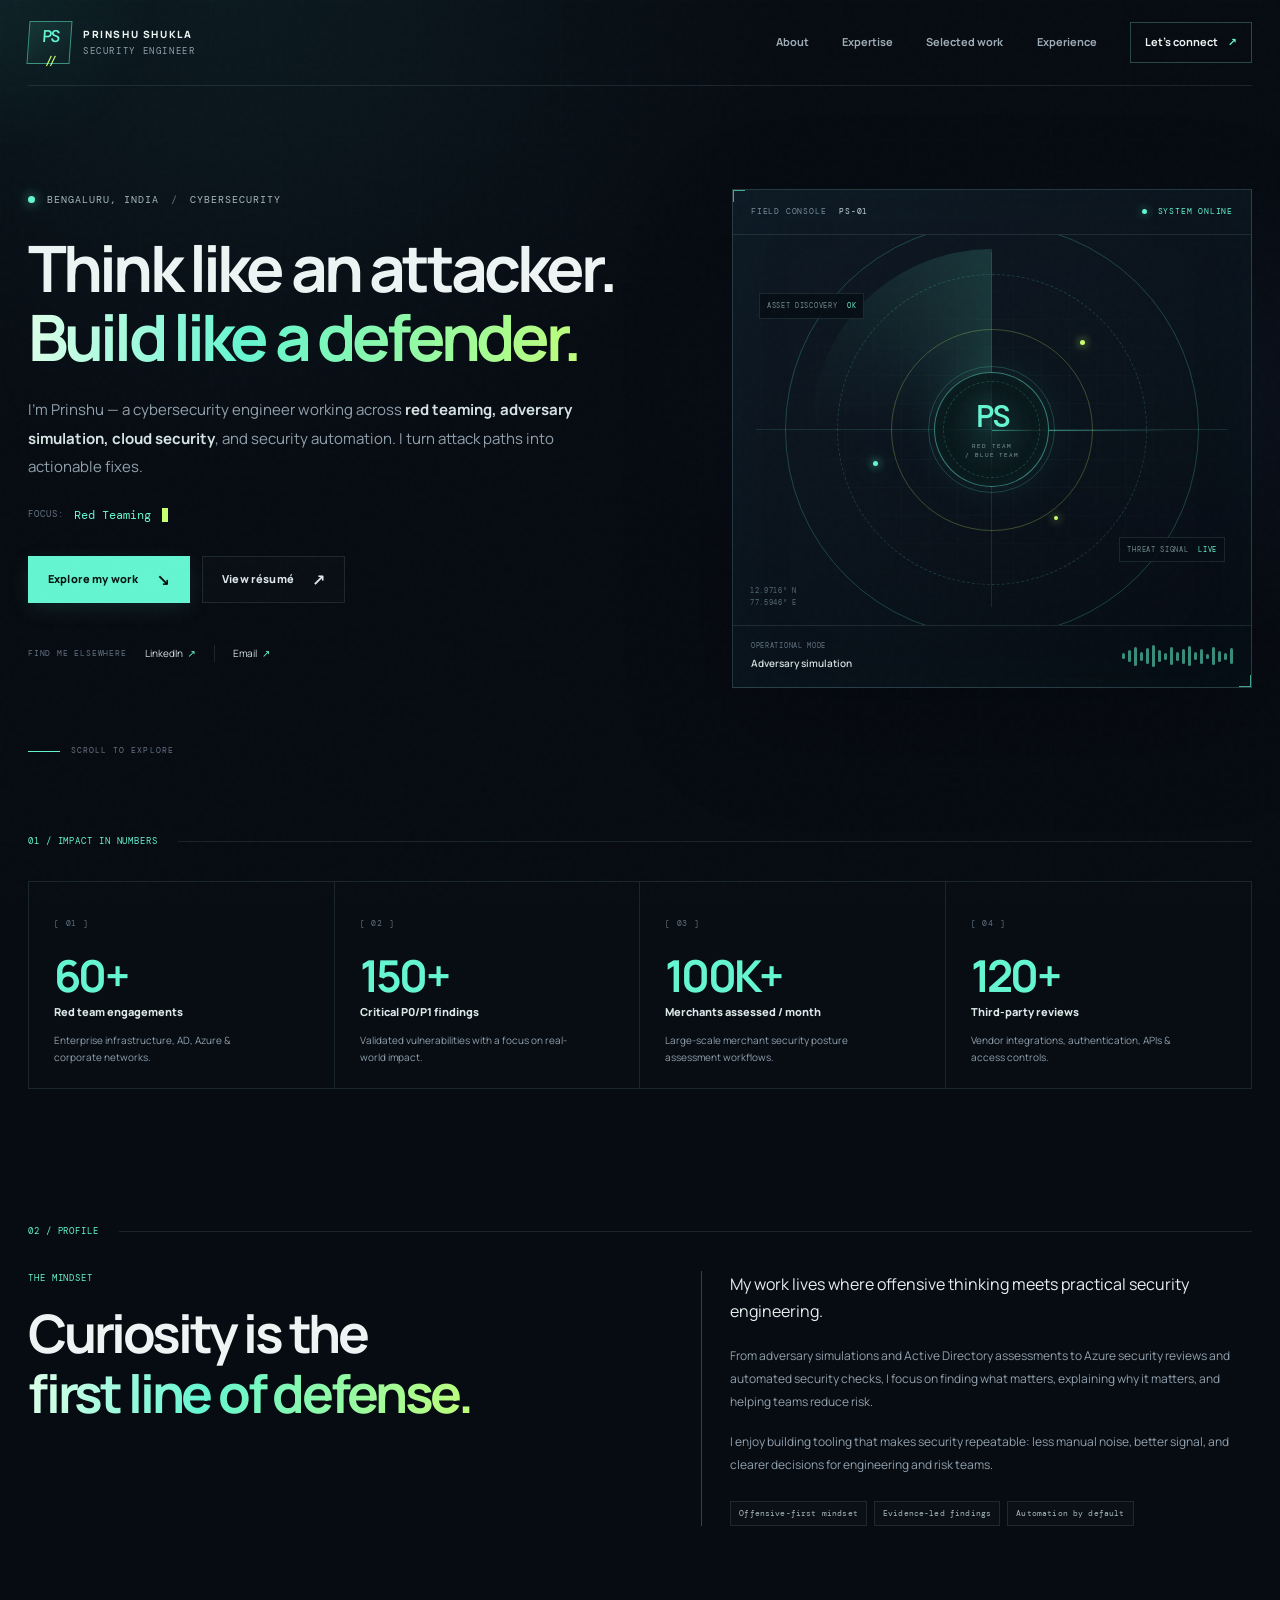
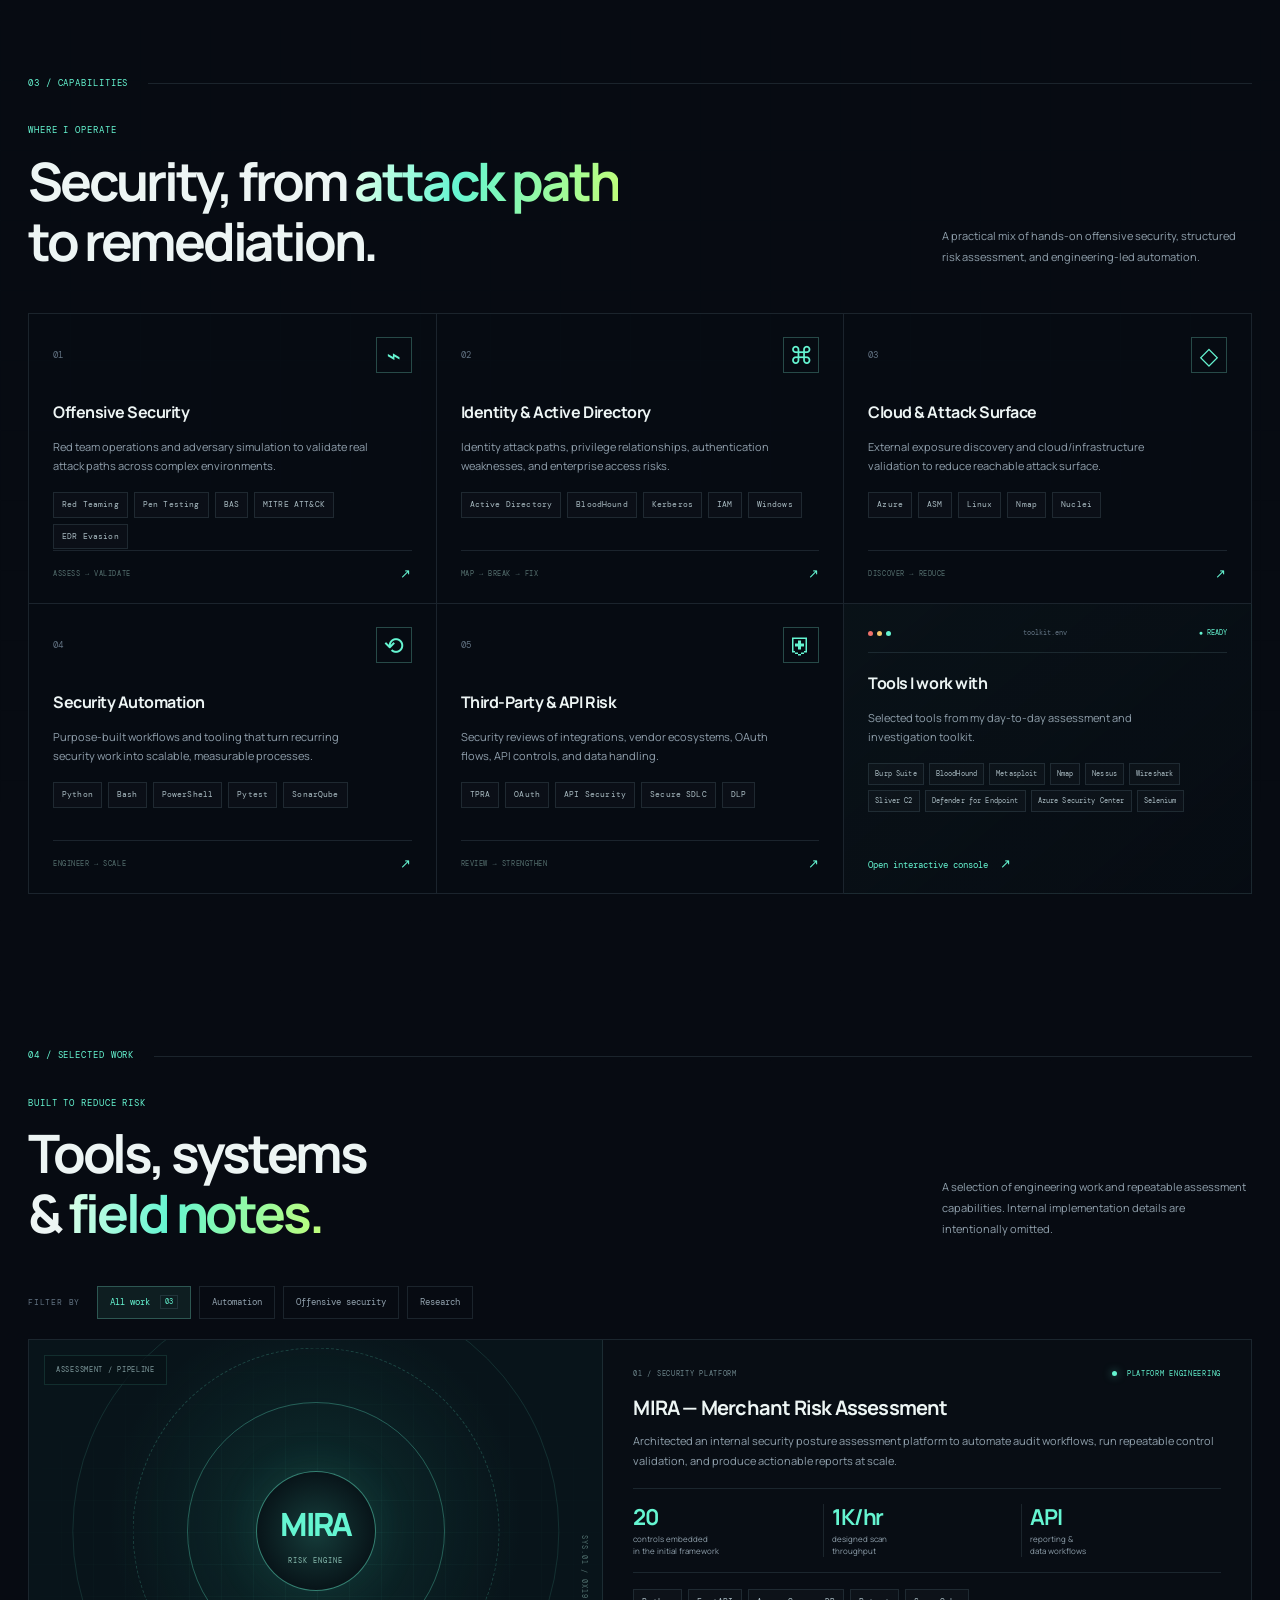
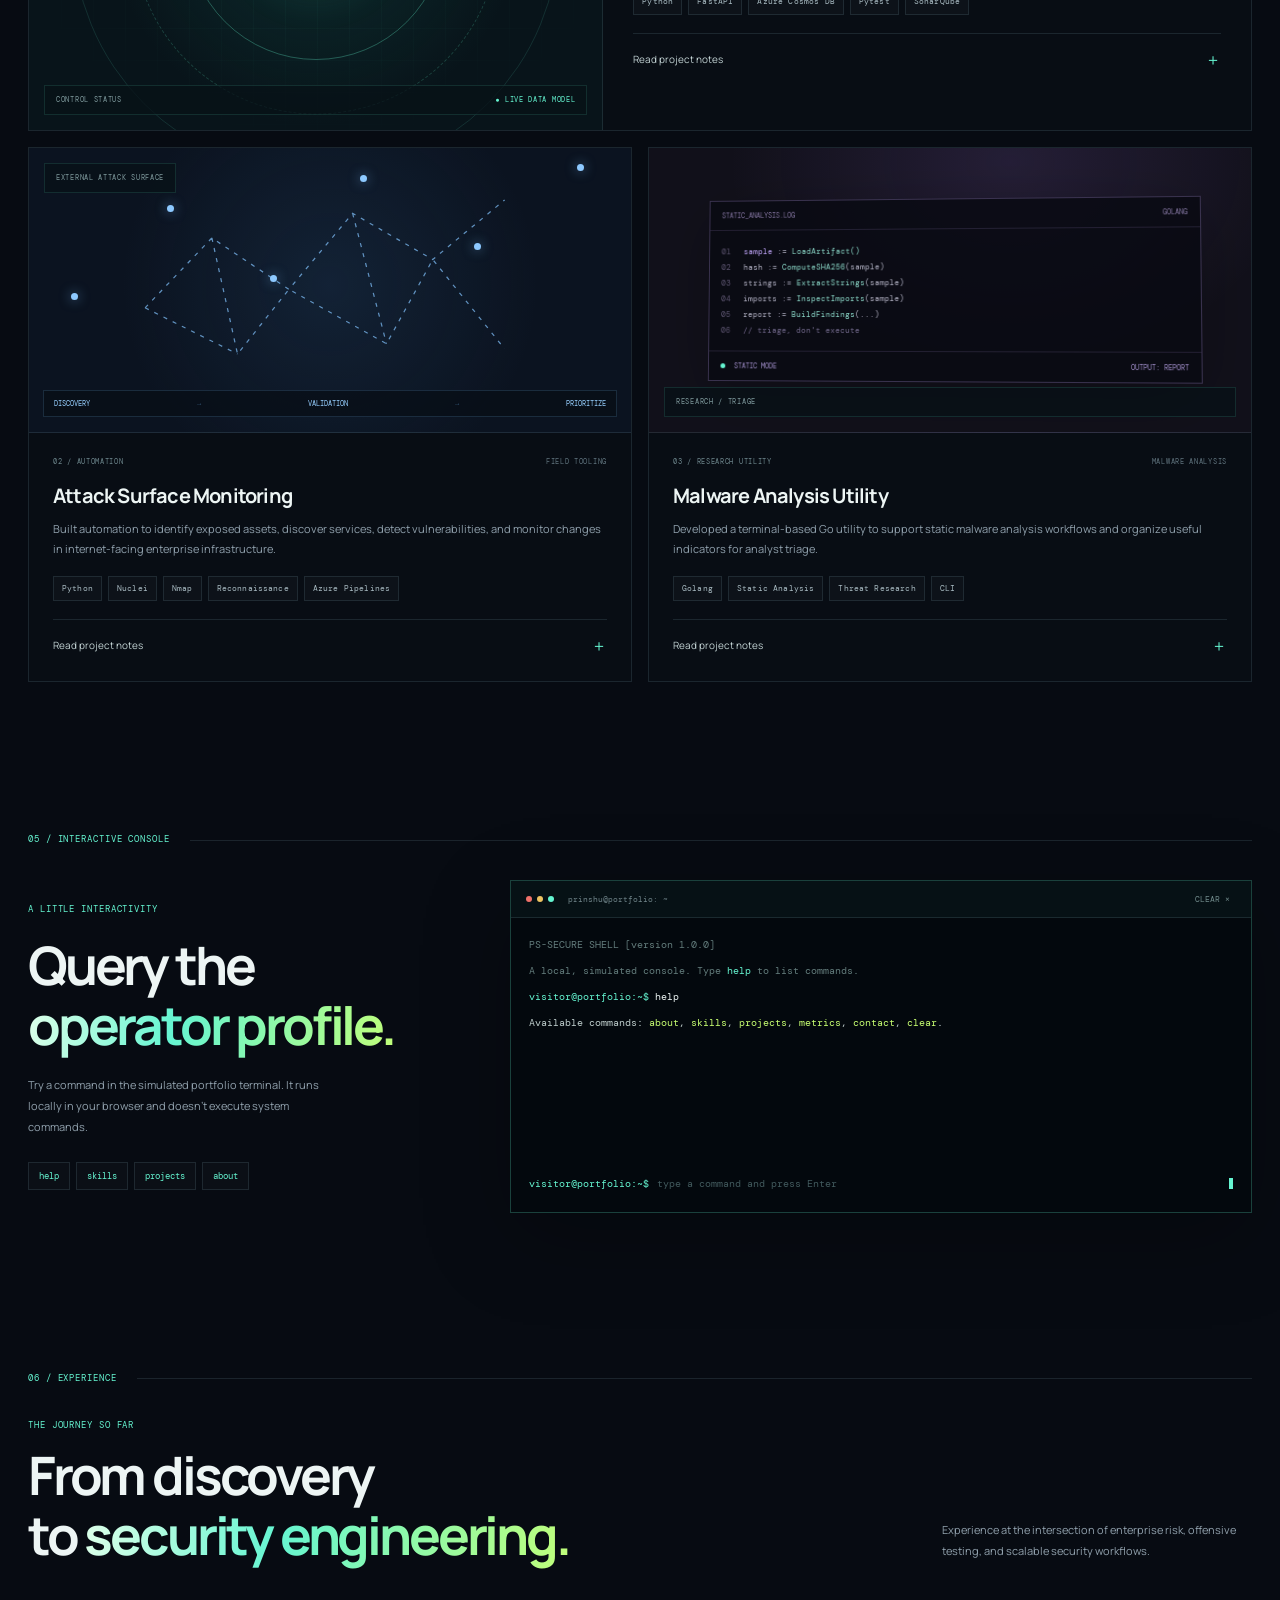
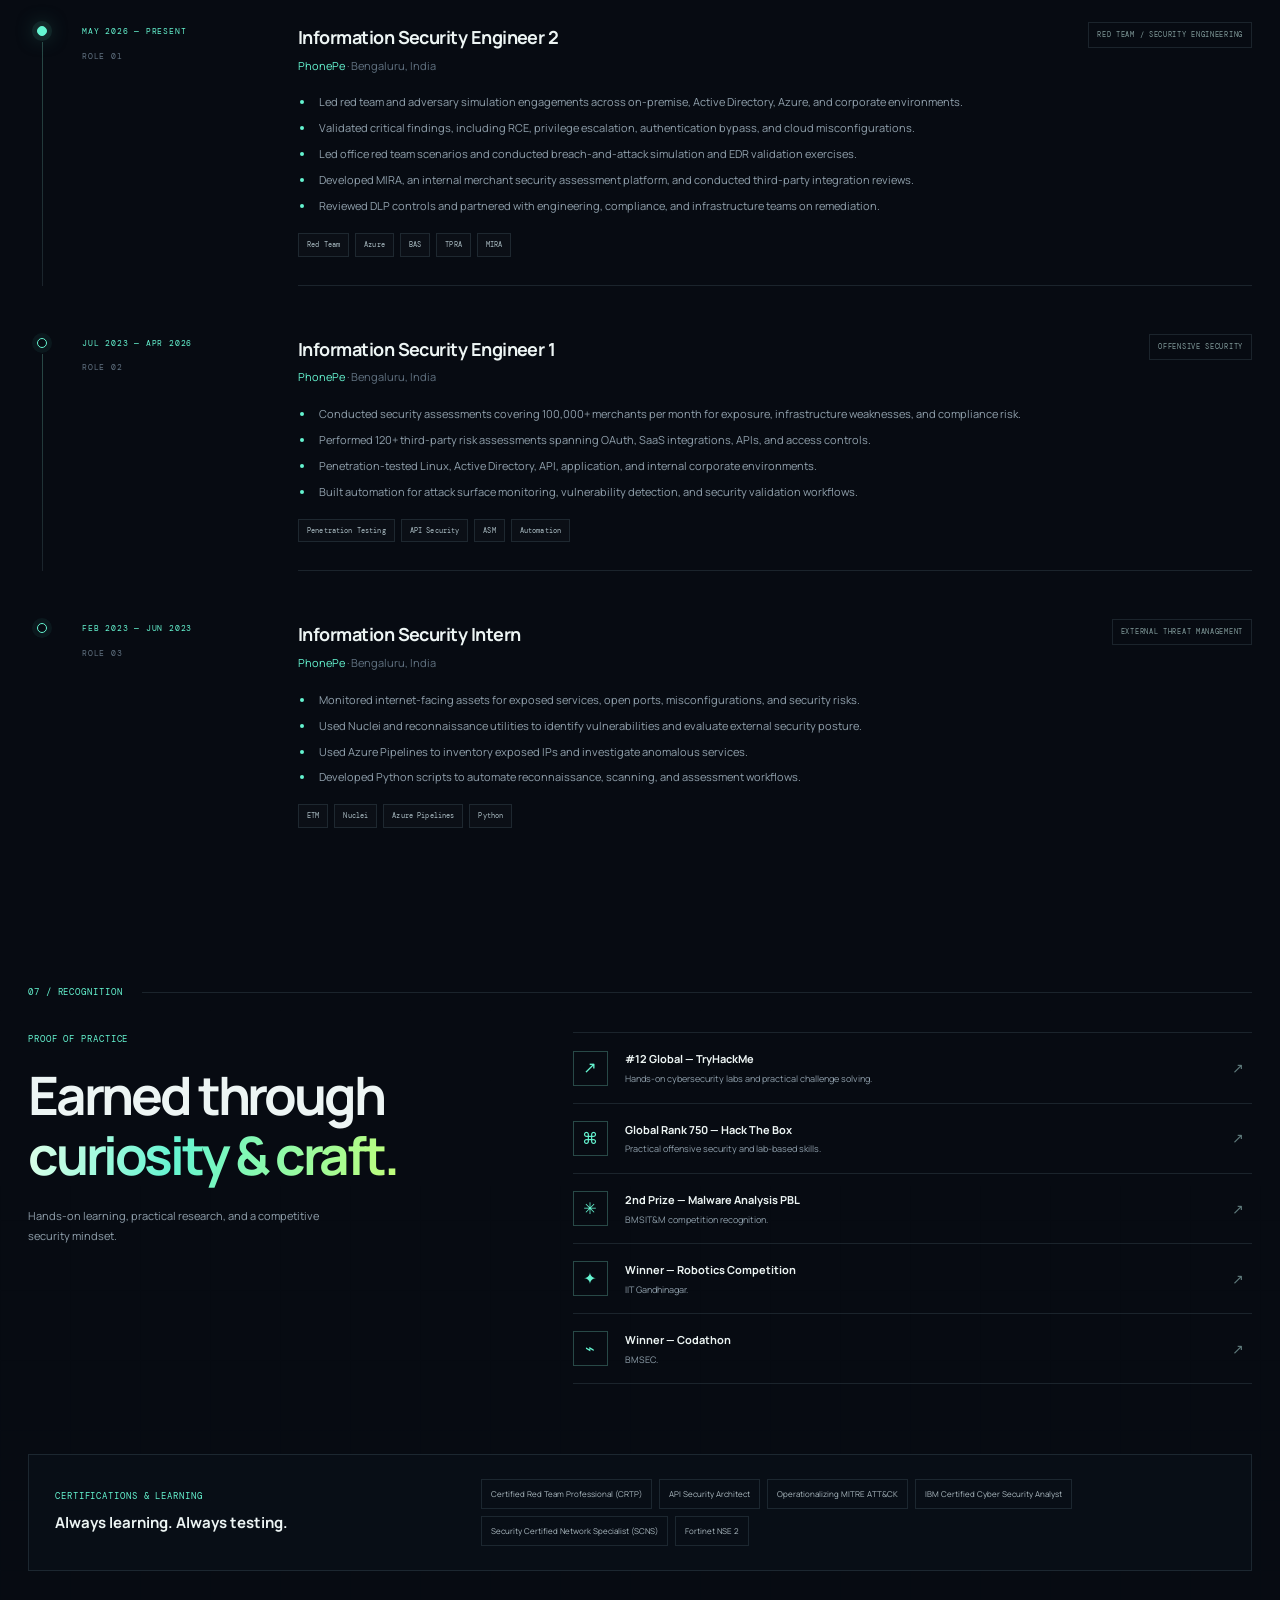
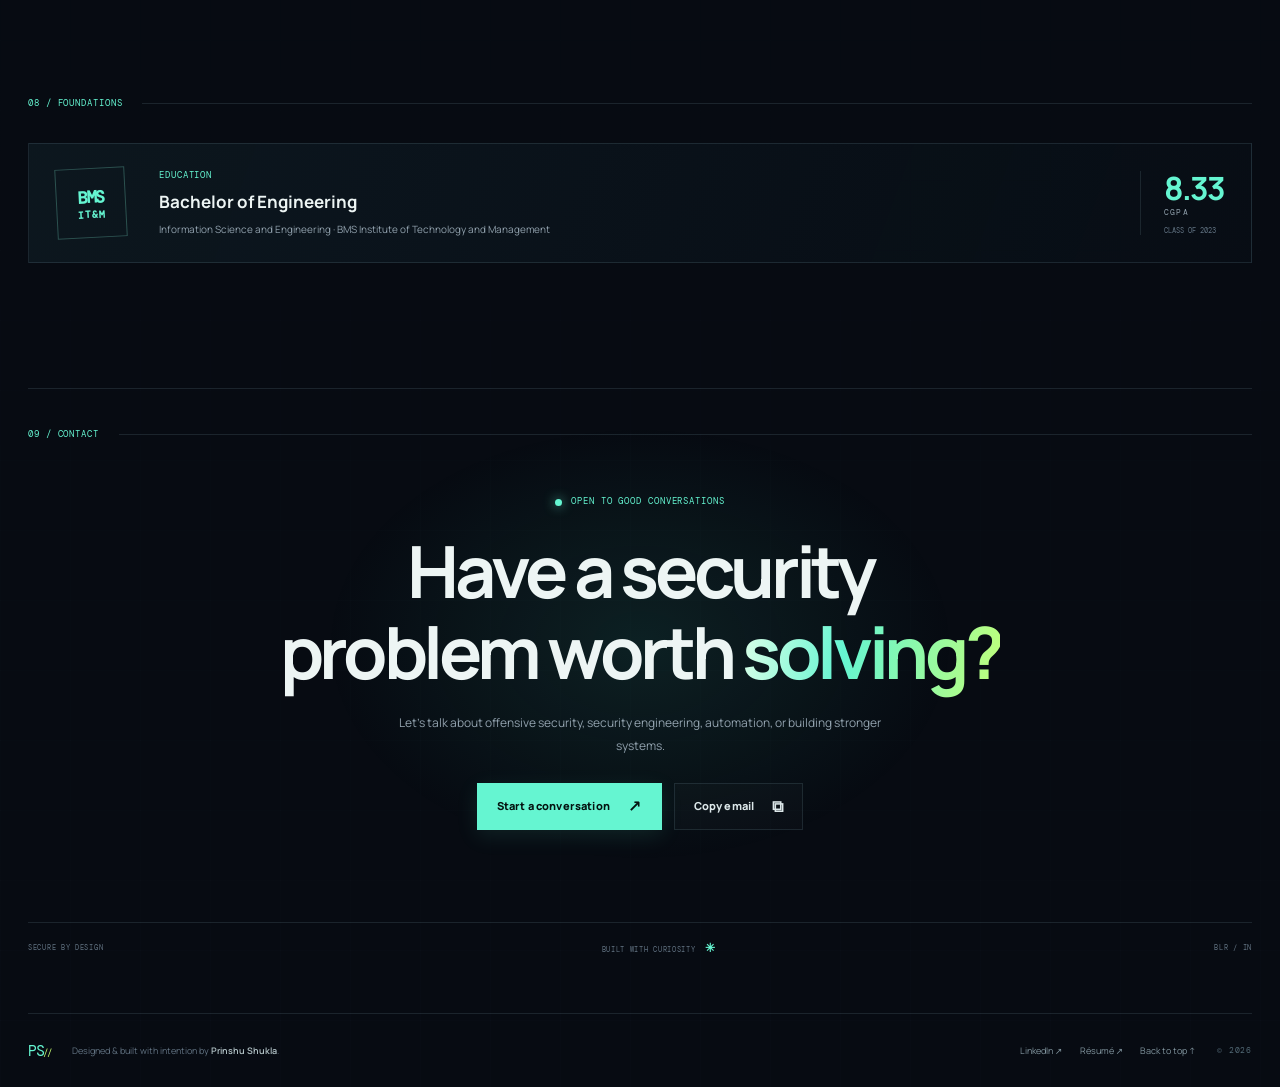
<file: index.html>
<!doctype html>
<html lang="en">
<head>
  <meta charset="utf-8" />
  <meta name="viewport" content="width=device-width, initial-scale=1" />
  <meta name="theme-color" content="#070b12" />
  <meta name="description" content="Prinshu Shukla — cybersecurity engineer focused on offensive security, red teaming, cloud security, and security automation." />
  <meta property="og:title" content="Prinshu Shukla | Cybersecurity Engineer" />
  <meta property="og:description" content="Offensive security, red teaming, cloud security, and automation. 3.5+ years securing complex environments." />
  <meta property="og:type" content="website" />
  <title>Prinshu Shukla // Cybersecurity Engineer</title>
  <link rel="icon" type="image/svg+xml" href="favicon.svg" />
  <!-- Optional web fonts load asynchronously; the portfolio works offline with CSS fallbacks. -->
  <link rel="preconnect" href="https://fonts.googleapis.com" />
  <link rel="preconnect" href="https://fonts.gstatic.com" crossorigin />
  <link rel="preload" href="https://fonts.googleapis.com/css2?family=DM+Mono:wght@400;500&family=Manrope:wght@400;500;600;700;800&display=swap" as="style" onload="this.onload=null;this.rel='stylesheet'" />
  <noscript><link href="https://fonts.googleapis.com/css2?family=DM+Mono:wght@400;500&family=Manrope:wght@400;500;600;700;800&display=swap" rel="stylesheet" /></noscript>
  <link rel="stylesheet" href="styles.css" />
  <script defer src="script.js"></script>
</head>
<body>
  <div class="cursor-aura" aria-hidden="true"></div>
  <div class="noise" aria-hidden="true"></div>
  <div class="site-shell">
    <header class="site-header">
      <a class="brand" href="#top" aria-label="Prinshu Shukla home">
        <span class="brand-mark">PS<span class="brand-slash">//</span></span>
        <span class="brand-copy"><strong>PRINSHU SHUKLA</strong><small>SECURITY ENGINEER</small></span>
      </a>
      <button class="menu-toggle" type="button" aria-label="Open navigation" aria-expanded="false" aria-controls="primary-nav"><span></span><span></span></button>
      <nav class="nav-links" id="primary-nav" aria-label="Main navigation">
        <a href="#about">About</a>
        <a href="#expertise">Expertise</a>
        <a href="#work">Selected work</a>
        <a href="#experience">Experience</a>
        <a href="#contact" class="nav-contact">Let's connect <span>↗</span></a>
      </nav>
    </header>

    <main id="top">
      <section class="hero section-pad" aria-labelledby="hero-title">
        <div class="hero-copy">
          <div class="eyebrow reveal"><span class="status-dot"></span> BENGALURU, INDIA <span class="eyebrow-sep">/</span> CYBERSECURITY</div>
          <h1 id="hero-title" class="reveal delay-1">Think like an attacker.<br /><span class="gradient-text">Build like a defender.</span></h1>
          <p class="hero-lede reveal delay-2">I’m Prinshu — a cybersecurity engineer working across <strong>red teaming, adversary simulation, cloud security</strong>, and security automation. I turn attack paths into actionable fixes.</p>
          <div class="hero-roles reveal delay-3"><span class="role-prefix">FOCUS:</span><span id="role-rotator">Offensive Security</span><span class="typing-caret" aria-hidden="true"></span></div>
          <div class="hero-actions reveal delay-3">
            <a class="button button-primary" href="#work">Explore my work <span>↘</span></a>
            <a class="button button-ghost" href="resume.pdf" target="_blank" rel="noopener">View résumé <span>↗</span></a>
          </div>
          <div class="hero-social reveal delay-4">
            <span class="social-caption">FIND ME ELSEWHERE</span>
            <a href="https://www.linkedin.com/in/prinshu-shukla" target="_blank" rel="noopener noreferrer">LinkedIn <span>↗</span></a>
            <span class="social-divider"></span>
            <a href="mailto:princeshukla41@gmail.com">Email <span>↗</span></a>
          </div>
        </div>

        <div class="hero-visual reveal delay-2" aria-label="Decorative cybersecurity radar visualization">
          <div class="visual-topline"><span>FIELD CONSOLE <b>PS-01</b></span><span class="live-indicator"><i></i> SYSTEM ONLINE</span></div>
          <div class="radar-stage">
            <div class="radar-grid"></div>
            <div class="radar-ring ring-one"></div><div class="radar-ring ring-two"></div><div class="radar-ring ring-three"></div>
            <div class="radar-cross cross-v"></div><div class="radar-cross cross-h"></div>
            <div class="radar-sweep"></div>
            <span class="radar-point point-a"></span><span class="radar-point point-b"></span><span class="radar-point point-c"></span>
            <div class="radar-core"><span>PS</span><small>RED TEAM<br />/ BLUE TEAM</small></div>
            <span class="radar-label label-a">ASSET DISCOVERY <b>OK</b></span>
            <span class="radar-label label-b">THREAT SIGNAL <b>LIVE</b></span>
            <span class="radar-coord">12.9716° N<br />77.5946° E</span>
          </div>
          <div class="console-bottom">
            <div><span class="console-label">OPERATIONAL MODE</span><strong>Adversary simulation</strong></div>
            <div class="console-wave" aria-label="Animated signal waveform"><i></i><i></i><i></i><i></i><i></i><i></i><i></i><i></i><i></i><i></i><i></i><i></i><i></i><i></i><i></i><i></i><i></i><i></i><i></i></div>
          </div>
          <span class="visual-corner corner-tl"></span><span class="visual-corner corner-br"></span>
        </div>
        <a class="scroll-cue" href="#impact"><span class="scroll-line"></span> SCROLL TO EXPLORE</a>
      </section>

      <section class="impact section-pad" id="impact" aria-label="Career highlights">
        <div class="section-kicker"><span>01 / IMPACT IN NUMBERS</span><span class="kicker-line"></span></div>
        <div class="stats-grid">
          <article class="stat-card reveal"><span class="stat-index">[ 01 ]</span><strong class="stat-number" data-count="60" data-suffix="+">60+</strong><span class="stat-label">Red team engagements</span><p>Enterprise infrastructure, AD, Azure & corporate networks.</p></article>
          <article class="stat-card reveal delay-1"><span class="stat-index">[ 02 ]</span><strong class="stat-number" data-count="150" data-suffix="+">150+</strong><span class="stat-label">Critical P0/P1 findings</span><p>Validated vulnerabilities with a focus on real-world impact.</p></article>
          <article class="stat-card reveal delay-2"><span class="stat-index">[ 03 ]</span><strong class="stat-number" data-count="100" data-suffix="K+">100K+</strong><span class="stat-label">Merchants assessed / month</span><p>Large-scale merchant security posture assessment workflows.</p></article>
          <article class="stat-card reveal delay-3"><span class="stat-index">[ 04 ]</span><strong class="stat-number" data-count="120" data-suffix="+">120+</strong><span class="stat-label">Third-party reviews</span><p>Vendor integrations, authentication, APIs & access controls.</p></article>
        </div>
      </section>

      <section class="about section-pad" id="about">
        <div class="section-kicker"><span>02 / PROFILE</span><span class="kicker-line"></span></div>
        <div class="about-layout">
          <div class="section-heading reveal"><p class="overline">THE MINDSET</p><h2>Curiosity is the<br /><span class="gradient-text">first line of defense.</span></h2></div>
          <div class="about-body reveal delay-1">
            <p class="lead-paragraph">My work lives where offensive thinking meets practical security engineering.</p>
            <p>From adversary simulations and Active Directory assessments to Azure security reviews and automated security checks, I focus on finding what matters, explaining why it matters, and helping teams reduce risk.</p>
            <p>I enjoy building tooling that makes security repeatable: less manual noise, better signal, and clearer decisions for engineering and risk teams.</p>
            <div class="about-tags"><span>Offensive-first mindset</span><span>Evidence-led findings</span><span>Automation by default</span></div>
          </div>
        </div>
      </section>

      <section class="expertise section-pad" id="expertise">
        <div class="section-kicker"><span>03 / CAPABILITIES</span><span class="kicker-line"></span></div>
        <div class="section-intro reveal"><div><p class="overline">WHERE I OPERATE</p><h2>Security, from <span class="gradient-text">attack path</span><br />to remediation.</h2></div><p class="intro-aside">A practical mix of hands-on offensive security, structured risk assessment, and engineering-led automation.</p></div>
        <div class="capability-grid">
          <article class="capability-card reveal"><div class="cap-head"><span class="cap-number">01</span><span class="cap-icon" aria-hidden="true">⌁</span></div><h3>Offensive Security</h3><p>Red team operations and adversary simulation to validate real attack paths across complex environments.</p><div class="tag-list"><span>Red Teaming</span><span>Pen Testing</span><span>BAS</span><span>MITRE ATT&CK</span><span>EDR Evasion</span></div><div class="card-foot"><span>ASSESS → VALIDATE</span><span>↗</span></div></article>
          <article class="capability-card reveal delay-1"><div class="cap-head"><span class="cap-number">02</span><span class="cap-icon" aria-hidden="true">⌘</span></div><h3>Identity & Active Directory</h3><p>Identity attack paths, privilege relationships, authentication weaknesses, and enterprise access risks.</p><div class="tag-list"><span>Active Directory</span><span>BloodHound</span><span>Kerberos</span><span>IAM</span><span>Windows</span></div><div class="card-foot"><span>MAP → BREAK → FIX</span><span>↗</span></div></article>
          <article class="capability-card reveal delay-2"><div class="cap-head"><span class="cap-number">03</span><span class="cap-icon" aria-hidden="true">◇</span></div><h3>Cloud & Attack Surface</h3><p>External exposure discovery and cloud/infrastructure validation to reduce reachable attack surface.</p><div class="tag-list"><span>Azure</span><span>ASM</span><span>Linux</span><span>Nmap</span><span>Nuclei</span></div><div class="card-foot"><span>DISCOVER → REDUCE</span><span>↗</span></div></article>
          <article class="capability-card reveal"><div class="cap-head"><span class="cap-number">04</span><span class="cap-icon" aria-hidden="true">⟲</span></div><h3>Security Automation</h3><p>Purpose-built workflows and tooling that turn recurring security work into scalable, measurable processes.</p><div class="tag-list"><span>Python</span><span>Bash</span><span>PowerShell</span><span>Pytest</span><span>SonarQube</span></div><div class="card-foot"><span>ENGINEER → SCALE</span><span>↗</span></div></article>
          <article class="capability-card reveal delay-1"><div class="cap-head"><span class="cap-number">05</span><span class="cap-icon" aria-hidden="true">⛨</span></div><h3>Third-Party & API Risk</h3><p>Security reviews of integrations, vendor ecosystems, OAuth flows, API controls, and data handling.</p><div class="tag-list"><span>TPRA</span><span>OAuth</span><span>API Security</span><span>Secure SDLC</span><span>DLP</span></div><div class="card-foot"><span>REVIEW → STRENGTHEN</span><span>↗</span></div></article>
          <article class="capability-card capability-card-terminal reveal delay-2"><div class="mini-terminal-top"><span><i></i><i></i><i></i></span><span>toolkit.env</span><span>● READY</span></div><h3>Tools I work with</h3><p>Selected tools from my day-to-day assessment and investigation toolkit.</p><div class="tool-cloud"><span>Burp Suite</span><span>BloodHound</span><span>Metasploit</span><span>Nmap</span><span>Nessus</span><span>Wireshark</span><span>Sliver C2</span><span>Defender for Endpoint</span><span>Azure Security Center</span><span>Selenium</span></div><button class="text-action" id="open-terminal" type="button">Open interactive console <span>↗</span></button></article>
        </div>
      </section>

      <section class="work section-pad" id="work">
        <div class="section-kicker"><span>04 / SELECTED WORK</span><span class="kicker-line"></span></div>
        <div class="section-intro reveal"><div><p class="overline">BUILT TO REDUCE RISK</p><h2>Tools, systems<br />& <span class="gradient-text">field notes.</span></h2></div><p class="intro-aside">A selection of engineering work and repeatable assessment capabilities. Internal implementation details are intentionally omitted.</p></div>
        <div class="project-toolbar reveal" aria-label="Filter projects">
          <span class="toolbar-label">FILTER BY</span>
          <button class="filter-chip active" type="button" data-filter="all" aria-pressed="true">All work <span>03</span></button>
          <button class="filter-chip" type="button" data-filter="automation" aria-pressed="false">Automation</button>
          <button class="filter-chip" type="button" data-filter="offensive" aria-pressed="false">Offensive security</button>
          <button class="filter-chip" type="button" data-filter="research" aria-pressed="false">Research</button>
        </div>
        <div class="projects-grid" id="projects-grid">
          <article class="project-card project-featured reveal" data-category="automation offensive">
            <div class="project-art art-mira"><div class="art-grid"></div><div class="mira-orbit orbit-a"></div><div class="mira-orbit orbit-b"></div><div class="mira-orbit orbit-c"></div><div class="mira-core">MIRA<span>RISK ENGINE</span></div><span class="art-label art-label-top">ASSESSMENT / PIPELINE</span><span class="art-label art-label-bottom">CONTROL STATUS <b>● LIVE DATA MODEL</b></span><span class="art-sidecode">SYS.01 / 0X19</span></div>
            <div class="project-content"><div class="project-meta"><span>01 / SECURITY PLATFORM</span><span class="project-status"><i></i> PLATFORM ENGINEERING</span></div><h3>MIRA — Merchant Risk Assessment</h3><p>Architected an internal security posture assessment platform to automate audit workflows, run repeatable control validation, and produce actionable reports at scale.</p><div class="project-outcomes"><div><strong>20</strong><span>controls embedded<br />in the initial framework</span></div><div><strong>1K/hr</strong><span>designed scan<br />throughput</span></div><div><strong>API</strong><span>reporting &<br />data workflows</span></div></div><div class="tag-list"><span>Python</span><span>FastAPI</span><span>Azure Cosmos DB</span><span>Pytest</span><span>SonarQube</span></div><details class="project-details"><summary>Read project notes <span>＋</span></summary><p>Key themes: scalable assessment workflows, report export, failed-scan handling, validation automation, and visibility for control outcomes. This is a high-level summary of internal work; no private architecture, endpoints, merchant data, or proprietary implementation is published here.</p></details></div>
          </article>
          <article class="project-card reveal delay-1" data-category="automation offensive">
            <div class="project-art art-surface"><div class="surface-map"><span class="node node-1"></span><span class="node node-2"></span><span class="node node-3"></span><span class="node node-4"></span><span class="node node-5"></span><span class="node node-6"></span><svg viewBox="0 0 420 220" aria-hidden="true"><path d="M30 140 L95 72 L170 122 L232 48 L310 93 L380 35 M95 72 L120 185 L170 122 L265 175 L310 93 L380 180 M30 140 L120 185 M232 48 L265 175" fill="none" stroke="currentColor" stroke-width="1.2" stroke-dasharray="4 6"/></svg></div><span class="art-label art-label-top">EXTERNAL ATTACK SURFACE</span><div class="surface-readout"><b>DISCOVERY</b><span>→</span><b>VALIDATION</b><span>→</span><b>PRIORITIZE</b></div></div>
            <div class="project-content"><div class="project-meta"><span>02 / AUTOMATION</span><span class="project-ordinal">FIELD TOOLING</span></div><h3>Attack Surface Monitoring</h3><p>Built automation to identify exposed assets, discover services, detect vulnerabilities, and monitor changes in internet-facing enterprise infrastructure.</p><div class="tag-list"><span>Python</span><span>Nuclei</span><span>Nmap</span><span>Reconnaissance</span><span>Azure Pipelines</span></div><details class="project-details"><summary>Read project notes <span>＋</span></summary><p>Designed around a repeatable workflow: asset discovery, service and exposure checks, evidence collection, prioritization, and remediation validation. The public summary omits target details and operational logic.</p></details></div>
          </article>
          <article class="project-card reveal delay-2" data-category="research">
            <div class="project-art art-malware"><div class="malware-window"><div class="malware-window-head"><span>STATIC_ANALYSIS.LOG</span><span>GOLANG</span></div><div class="code-lines"><i><b>01</b> <em>sample</em> := <strong>LoadArtifact()</strong></i><i><b>02</b> hash := <strong>ComputeSHA256</strong>(sample)</i><i><b>03</b> strings := <strong>ExtractStrings</strong>(sample)</i><i><b>04</b> imports := <strong>InspectImports</strong>(sample)</i><i><b>05</b> report := <strong>BuildFindings</strong>(...)</i><i><b>06</b> <span>// triage, don't execute</span></i></div><div class="malware-foot"><span><i></i> STATIC MODE</span><span>OUTPUT: REPORT</span></div></div><span class="art-label art-label-bottom">RESEARCH / TRIAGE</span></div>
            <div class="project-content"><div class="project-meta"><span>03 / RESEARCH UTILITY</span><span class="project-ordinal">MALWARE ANALYSIS</span></div><h3>Malware Analysis Utility</h3><p>Developed a terminal-based Go utility to support static malware analysis workflows and organize useful indicators for analyst triage.</p><div class="tag-list"><span>Golang</span><span>Static Analysis</span><span>Threat Research</span><span>CLI</span></div><details class="project-details"><summary>Read project notes <span>＋</span></summary><p>Focused on a safe, static-first workflow for collecting sample metadata and analysis signals without needing to execute an unknown artifact. This portfolio does not host malware samples or payloads.</p></details></div>
          </article>
        </div>
        <p class="filter-empty" id="filter-empty" hidden>No projects match this filter yet.</p>
      </section>

      <section class="terminal-section section-pad" id="terminal">
        <div class="section-kicker"><span>05 / INTERACTIVE CONSOLE</span><span class="kicker-line"></span></div>
        <div class="terminal-layout">
          <div class="terminal-copy reveal"><p class="overline">A LITTLE INTERACTIVITY</p><h2>Query the<br /><span class="gradient-text">operator profile.</span></h2><p>Try a command in the simulated portfolio terminal. It runs locally in your browser and doesn't execute system commands.</p><div class="terminal-hints"><button type="button" data-command="help">help</button><button type="button" data-command="skills">skills</button><button type="button" data-command="projects">projects</button><button type="button" data-command="about">about</button></div></div>
          <div class="terminal-window reveal delay-1" id="terminal-window"><div class="terminal-titlebar"><div class="window-dots"><i></i><i></i><i></i></div><span>prinshu@portfolio: ~</span><button type="button" id="terminal-clear" aria-label="Clear terminal output">CLEAR ×</button></div><div class="terminal-body" id="terminal-output" aria-live="polite"><p class="terminal-muted">PS-SECURE SHELL [version 1.0.0]</p><p class="terminal-muted">A local, simulated console. Type <b>help</b> to list commands.</p><p><span class="term-prompt">visitor@portfolio:~$</span> <span>help</span></p><p class="terminal-response">Available commands: <b>about</b>, <b>skills</b>, <b>projects</b>, <b>metrics</b>, <b>contact</b>, <b>clear</b>.</p></div><form class="terminal-form" id="terminal-form" autocomplete="off"><label for="terminal-input"><span class="term-prompt">visitor@portfolio:~$</span></label><input id="terminal-input" name="command" type="text" spellcheck="false" autocapitalize="off" aria-label="Enter a simulated terminal command" placeholder="type a command and press Enter" /><span class="input-caret" aria-hidden="true"></span></form></div>
        </div>
      </section>

      <section class="experience section-pad" id="experience">
        <div class="section-kicker"><span>06 / EXPERIENCE</span><span class="kicker-line"></span></div>
        <div class="section-intro reveal"><div><p class="overline">THE JOURNEY SO FAR</p><h2>From discovery<br />to <span class="gradient-text">security engineering.</span></h2></div><p class="intro-aside">Experience at the intersection of enterprise risk, offensive testing, and scalable security workflows.</p></div>
        <div class="timeline">
          <article class="timeline-item reveal"><div class="timeline-rail"><span class="timeline-dot active"></span><span class="timeline-line"></span></div><div class="timeline-date"><span> MAY 2026 — PRESENT </span><small>ROLE 01</small></div><div class="timeline-content"><div class="timeline-title"><div><h3>Information Security Engineer 2</h3><p class="timeline-company">PhonePe <span>· Bengaluru, India</span></p></div><span class="timeline-badge">RED TEAM / SECURITY ENGINEERING</span></div><ul><li>Led red team and adversary simulation engagements across on-premise, Active Directory, Azure, and corporate environments.</li><li>Validated critical findings, including RCE, privilege escalation, authentication bypass, and cloud misconfigurations.</li><li>Led office red team scenarios and conducted breach-and-attack simulation and EDR validation exercises.</li><li>Developed MIRA, an internal merchant security assessment platform, and conducted third-party integration reviews.</li><li>Reviewed DLP controls and partnered with engineering, compliance, and infrastructure teams on remediation.</li></ul><div class="timeline-tags"><span>Red Team</span><span>Azure</span><span>BAS</span><span>TPRA</span><span>MIRA</span></div></div></article>
          <article class="timeline-item reveal"><div class="timeline-rail"><span class="timeline-dot"></span><span class="timeline-line"></span></div><div class="timeline-date"><span> JUL 2023 — APR 2026 </span><small>ROLE 02</small></div><div class="timeline-content"><div class="timeline-title"><div><h3>Information Security Engineer 1</h3><p class="timeline-company">PhonePe <span>· Bengaluru, India</span></p></div><span class="timeline-badge">OFFENSIVE SECURITY</span></div><ul><li>Conducted security assessments covering 100,000+ merchants per month for exposure, infrastructure weaknesses, and compliance risk.</li><li>Performed 120+ third-party risk assessments spanning OAuth, SaaS integrations, APIs, and access controls.</li><li>Penetration-tested Linux, Active Directory, API, application, and internal corporate environments.</li><li>Built automation for attack surface monitoring, vulnerability detection, and security validation workflows.</li></ul><div class="timeline-tags"><span>Penetration Testing</span><span>API Security</span><span>ASM</span><span>Automation</span></div></div></article>
          <article class="timeline-item reveal"><div class="timeline-rail"><span class="timeline-dot"></span></div><div class="timeline-date"><span> FEB 2023 — JUN 2023 </span><small>ROLE 03</small></div><div class="timeline-content"><div class="timeline-title"><div><h3>Information Security Intern</h3><p class="timeline-company">PhonePe <span>· Bengaluru, India</span></p></div><span class="timeline-badge">EXTERNAL THREAT MANAGEMENT</span></div><ul><li>Monitored internet-facing assets for exposed services, open ports, misconfigurations, and security risks.</li><li>Used Nuclei and reconnaissance utilities to identify vulnerabilities and evaluate external security posture.</li><li>Used Azure Pipelines to inventory exposed IPs and investigate anomalous services.</li><li>Developed Python scripts to automate reconnaissance, scanning, and assessment workflows.</li></ul><div class="timeline-tags"><span>ETM</span><span>Nuclei</span><span>Azure Pipelines</span><span>Python</span></div></div></article>
        </div>
      </section>

      <section class="recognition section-pad" id="recognition">
        <div class="section-kicker"><span>07 / RECOGNITION</span><span class="kicker-line"></span></div>
        <div class="recognition-layout">
          <div class="recognition-heading reveal"><p class="overline">PROOF OF PRACTICE</p><h2>Earned through<br /><span class="gradient-text">curiosity & craft.</span></h2><p>Hands-on learning, practical research, and a competitive security mindset.</p></div>
          <div class="recognition-list">
            <article class="recognition-item reveal"><span class="recognition-icon">↗</span><div><strong>#12 Global — TryHackMe</strong><p>Hands-on cybersecurity labs and practical challenge solving.</p></div><span class="recognition-arrow">↗</span></article>
            <article class="recognition-item reveal delay-1"><span class="recognition-icon">⌘</span><div><strong>Global Rank 750 — Hack The Box</strong><p>Practical offensive security and lab-based skills.</p></div><span class="recognition-arrow">↗</span></article>
            <article class="recognition-item reveal delay-2"><span class="recognition-icon">✳</span><div><strong>2nd Prize — Malware Analysis PBL</strong><p>BMSIT&M competition recognition.</p></div><span class="recognition-arrow">↗</span></article>
            <article class="recognition-item reveal"><span class="recognition-icon">✦</span><div><strong>Winner — Robotics Competition</strong><p>IIT Gandhinagar.</p></div><span class="recognition-arrow">↗</span></article>
            <article class="recognition-item reveal delay-1"><span class="recognition-icon">⌁</span><div><strong>Winner — Codathon</strong><p>BMSEC.</p></div><span class="recognition-arrow">↗</span></article>
          </div>
        </div>
        <div class="certification-strip reveal"><div><p class="overline">CERTIFICATIONS & LEARNING</p><h3>Always learning. Always testing.</h3></div><div class="cert-chips"><span>Certified Red Team Professional (CRTP)</span><span>API Security Architect</span><span>Operationalizing MITRE ATT&CK</span><span>IBM Certified Cyber Security Analyst</span><span>Security Certified Network Specialist (SCNS)</span><span>Fortinet NSE 2</span></div></div>
      </section>

      <section class="education section-pad" id="education">
        <div class="section-kicker"><span>08 / FOUNDATIONS</span><span class="kicker-line"></span></div>
        <div class="education-card reveal"><div class="education-symbol">BMS<span>IT&M</span></div><div class="education-main"><p class="overline">EDUCATION</p><h3>Bachelor of Engineering</h3><p>Information Science and Engineering · BMS Institute of Technology and Management</p></div><div class="education-result"><strong>8.33</strong><span>CGPA</span><small>CLASS OF 2023</small></div></div>
      </section>

      <section class="contact section-pad" id="contact">
        <div class="contact-glow" aria-hidden="true"></div>
        <div class="section-kicker"><span>09 / CONTACT</span><span class="kicker-line"></span></div>
        <div class="contact-content reveal"><p class="overline"><span class="status-dot"></span> OPEN TO GOOD CONVERSATIONS</p><h2>Have a security<br />problem worth <span class="gradient-text">solving?</span></h2><p class="contact-lede">Let’s talk about offensive security, security engineering, automation, or building stronger systems.</p><div class="contact-actions"><a class="button button-primary" href="mailto:princeshukla41@gmail.com">Start a conversation <span>↗</span></a><button class="button button-ghost copy-email" type="button" data-email="princeshukla41@gmail.com" id="copy-email">Copy email <span>⧉</span></button></div><p class="copy-feedback" id="copy-feedback" aria-live="polite"></p></div>
        <div class="contact-coordinate"><span>SECURE BY DESIGN</span><span>BUILT WITH CURIOSITY <b>✳</b></span><span>BLR / IN</span></div>
      </section>
    </main>

    <footer class="site-footer"><a class="footer-brand" href="#top">PS<span>//</span></a><p>Designed & built with intention by <strong>Prinshu Shukla</strong>.</p><div class="footer-links"><a href="https://www.linkedin.com/in/prinshu-shukla" target="_blank" rel="noopener noreferrer">LinkedIn ↗</a><a href="resume.pdf" target="_blank" rel="noopener">Résumé ↗</a><a href="#top">Back to top ↑</a></div><span class="footer-year">© <span id="current-year">2026</span></span></footer>
  </div>

  <div class="terminal-modal" id="terminal-modal" hidden role="dialog" aria-modal="true" aria-labelledby="modal-title">
    <div class="terminal-modal-backdrop" data-close-modal="true"></div>
    <div class="terminal-modal-card"><div class="modal-top"><div><span class="overline">SIMULATED ENVIRONMENT</span><h2 id="modal-title">Interactive console</h2></div><button type="button" class="modal-close" id="close-terminal" aria-label="Close console">×</button></div><p>Nothing here runs on your machine or connects to a target. This is a playful portfolio interface.</p><button type="button" class="button button-primary modal-launch" id="jump-to-terminal">Launch console <span>↘</span></button></div>
  </div>
  <noscript><div class="noscript-note">JavaScript is disabled. The main portfolio and résumé link still work, but interactive elements are unavailable.</div></noscript>
</body>
</html>
</file>
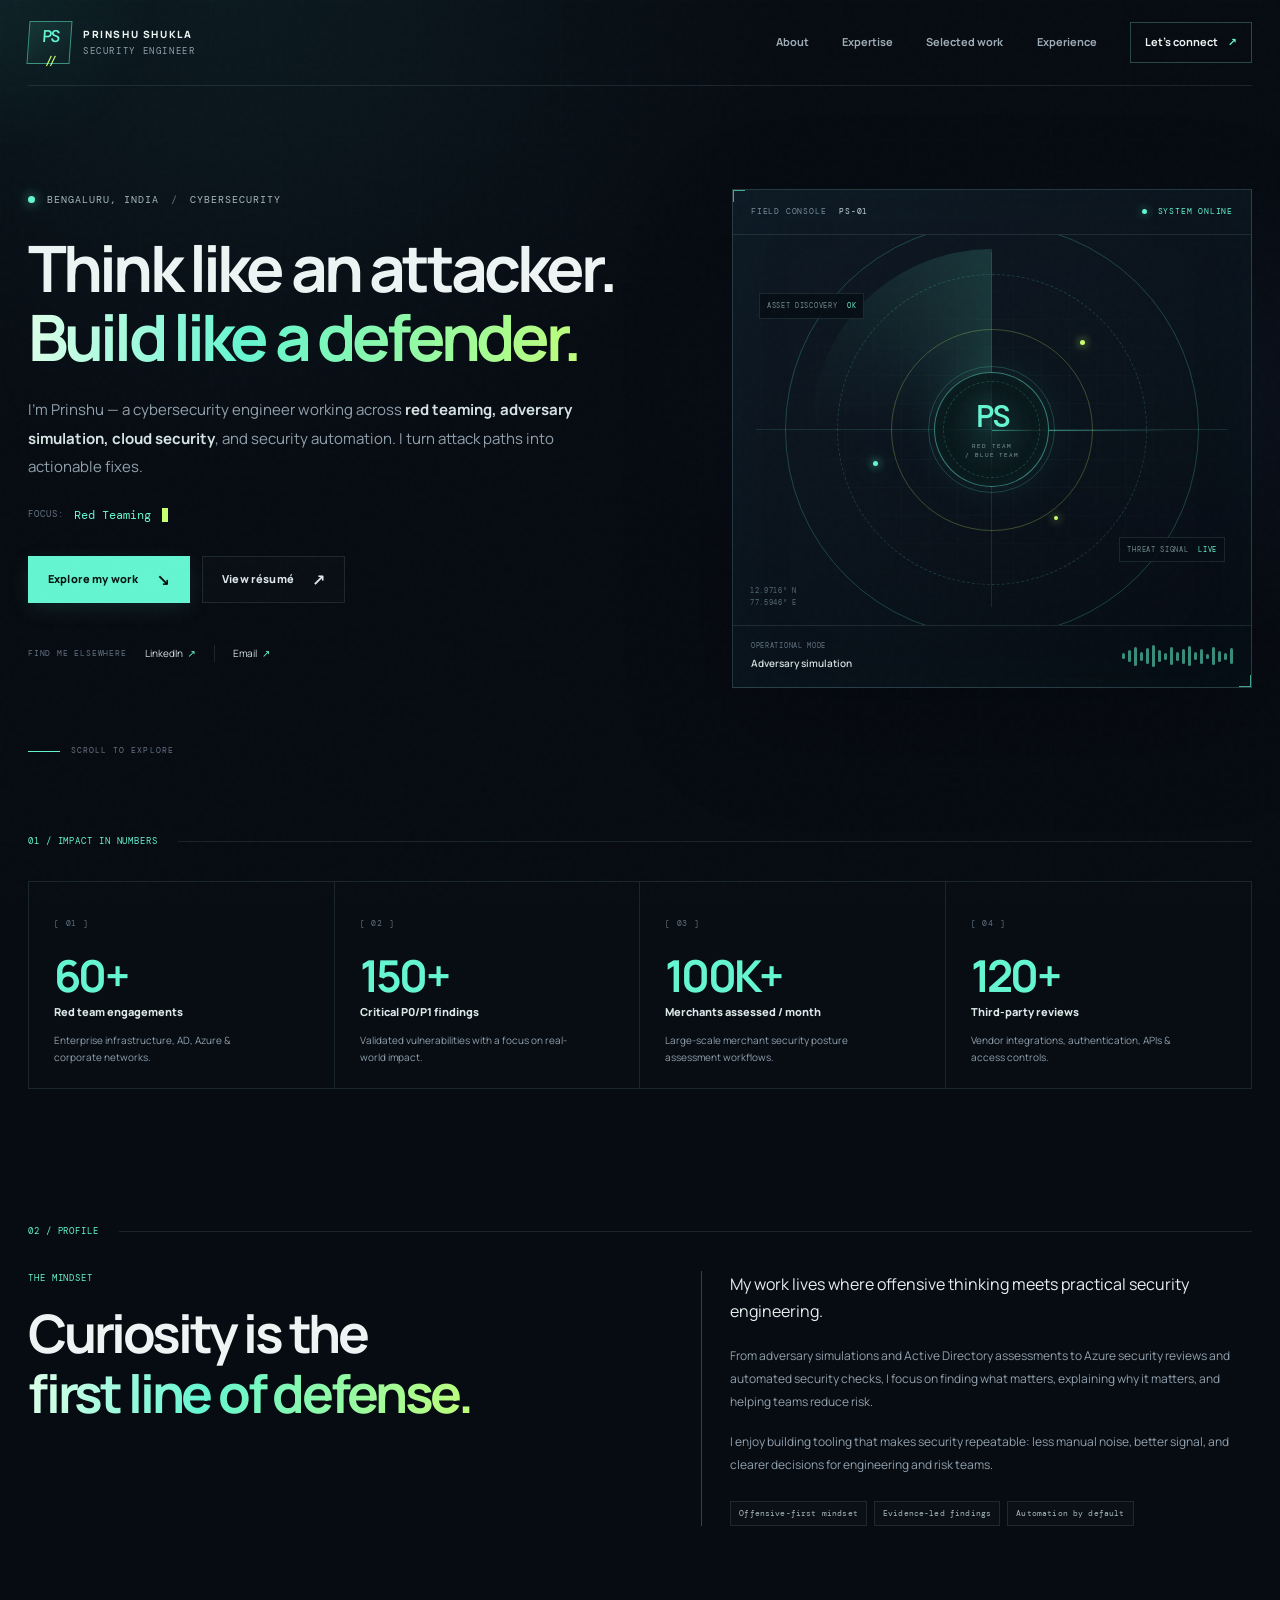
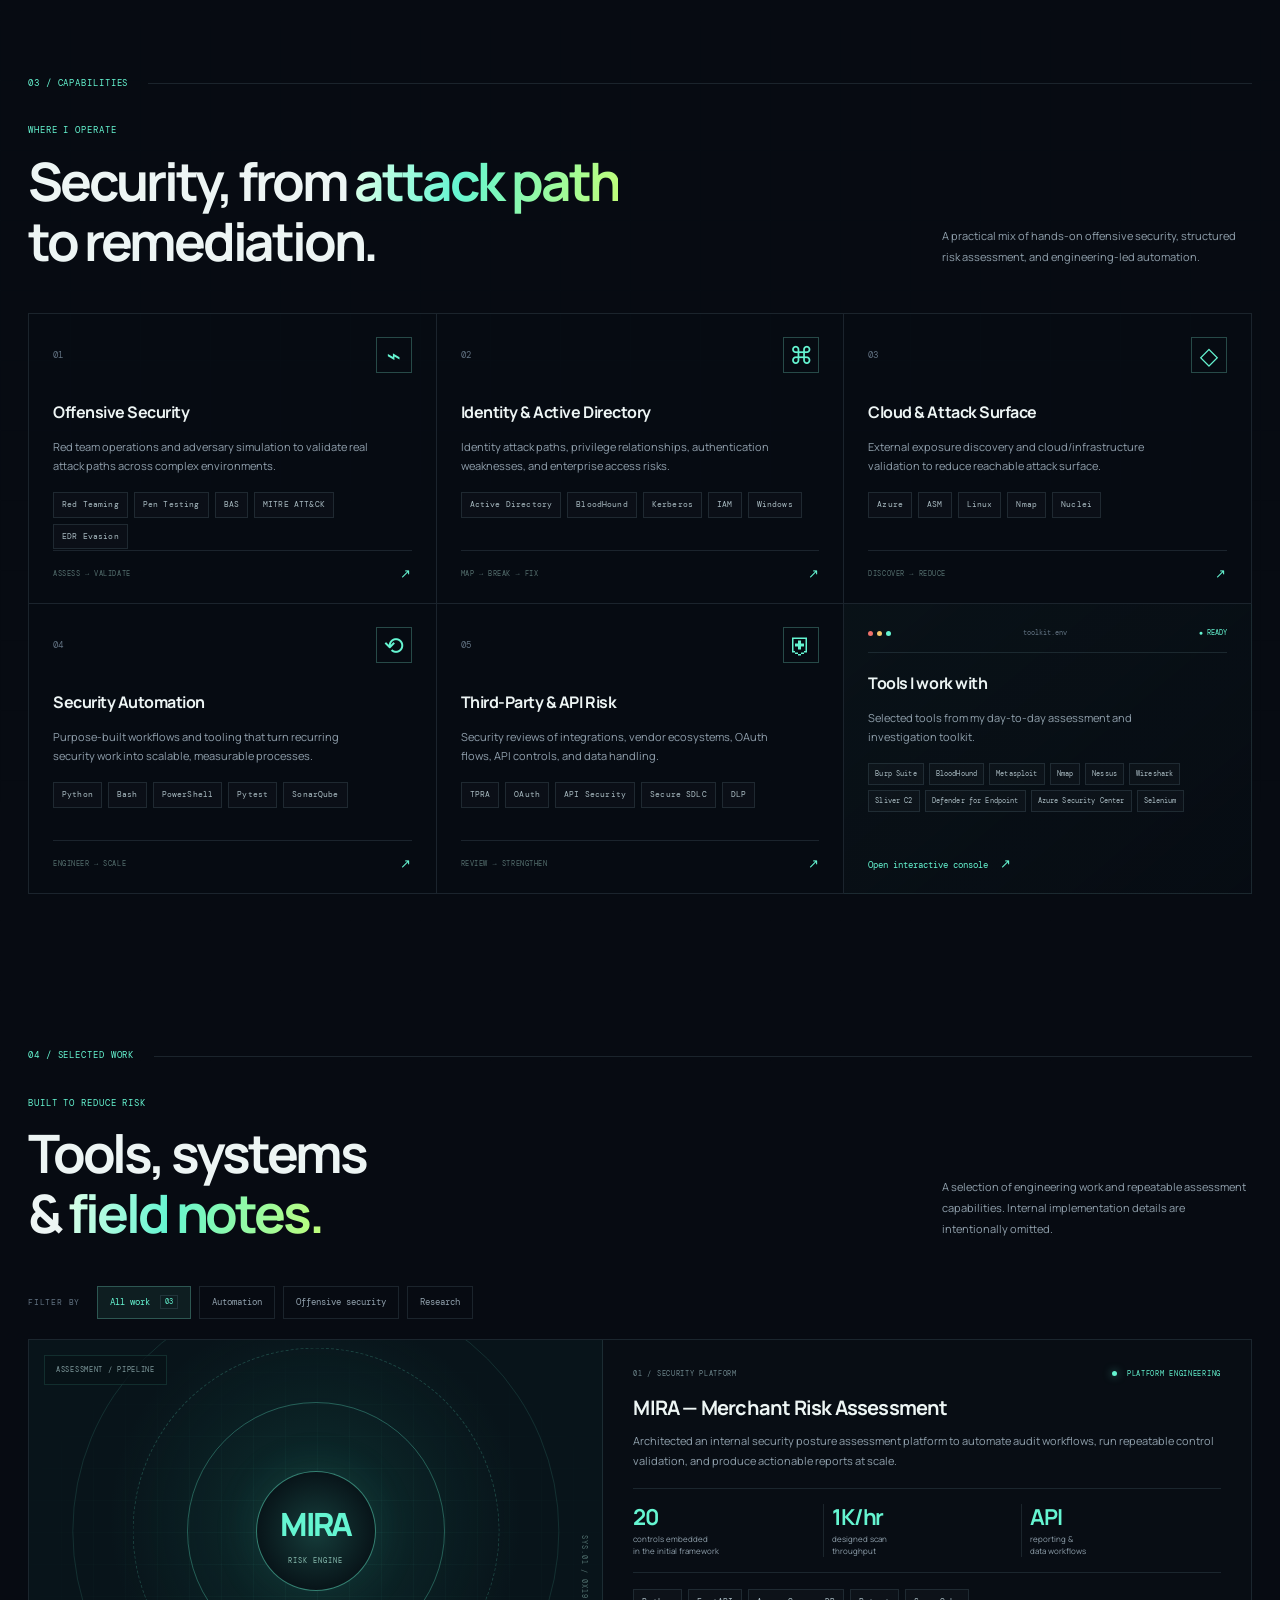
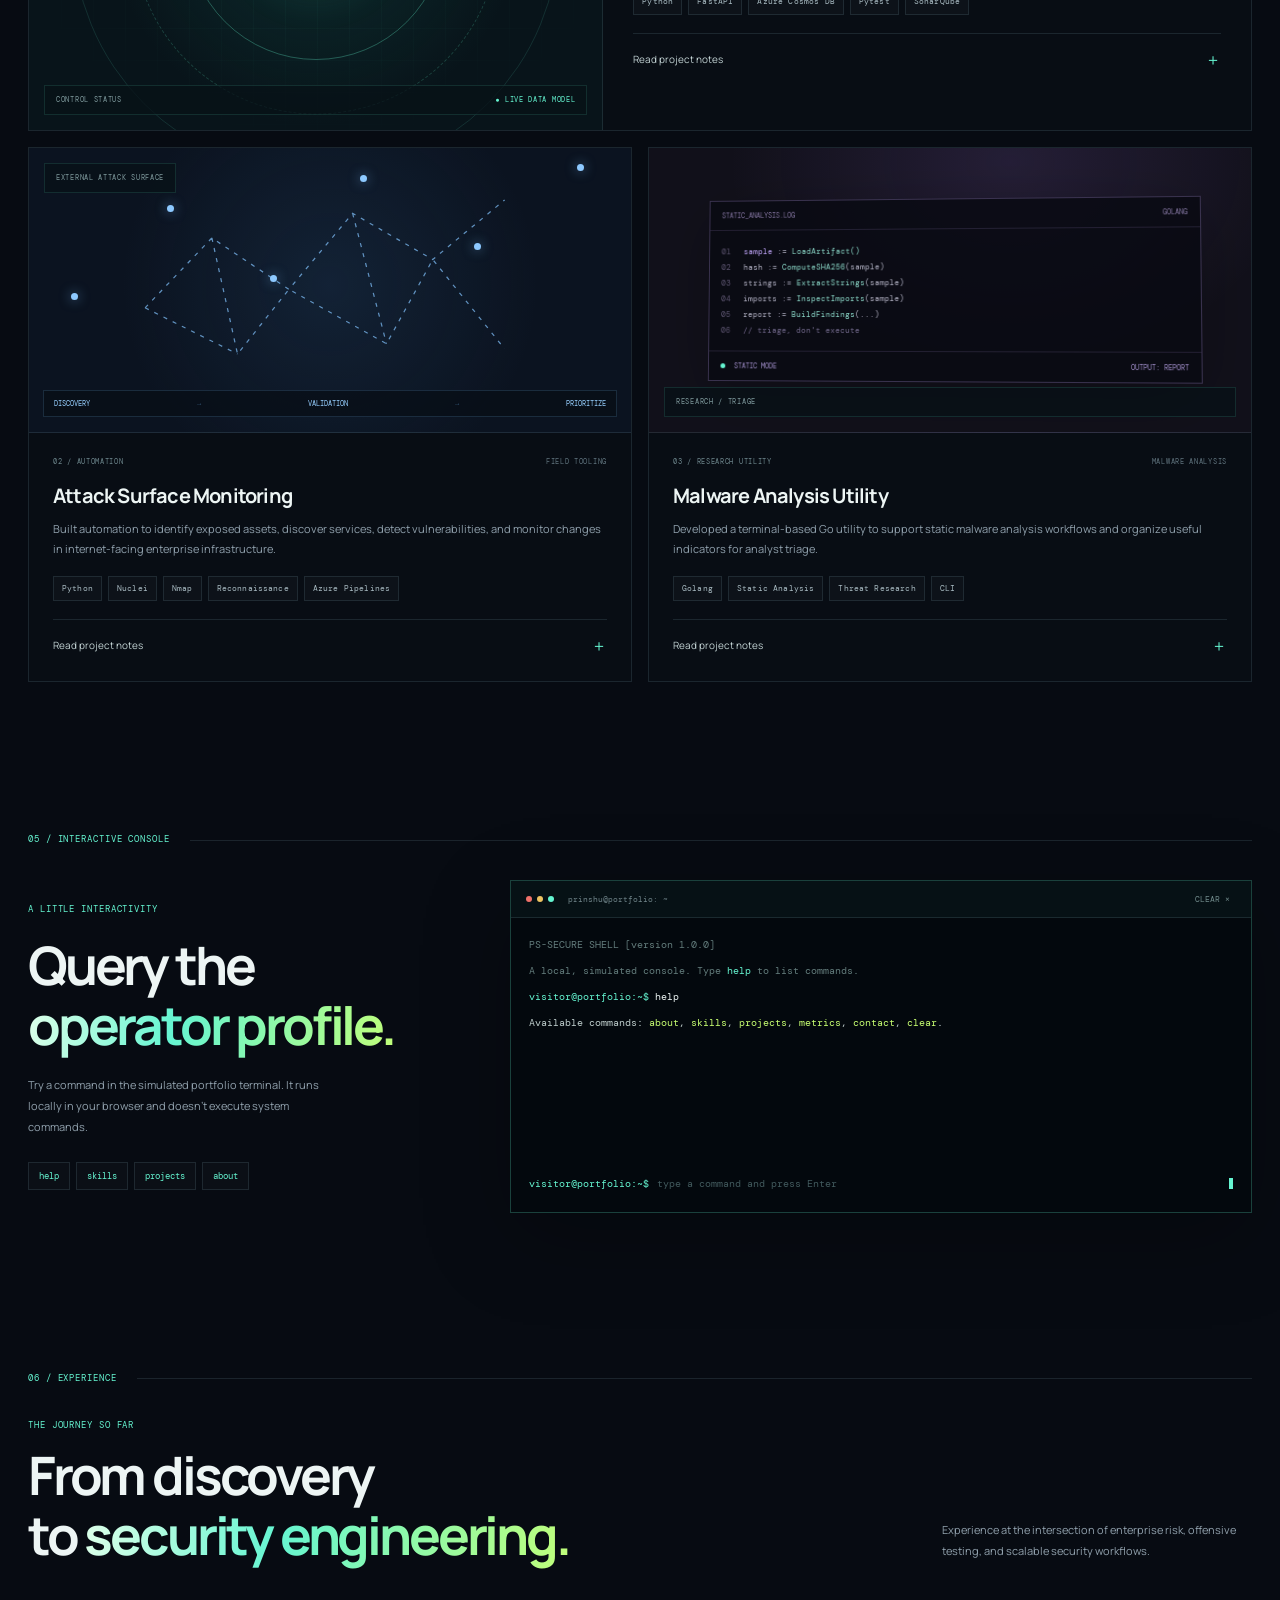
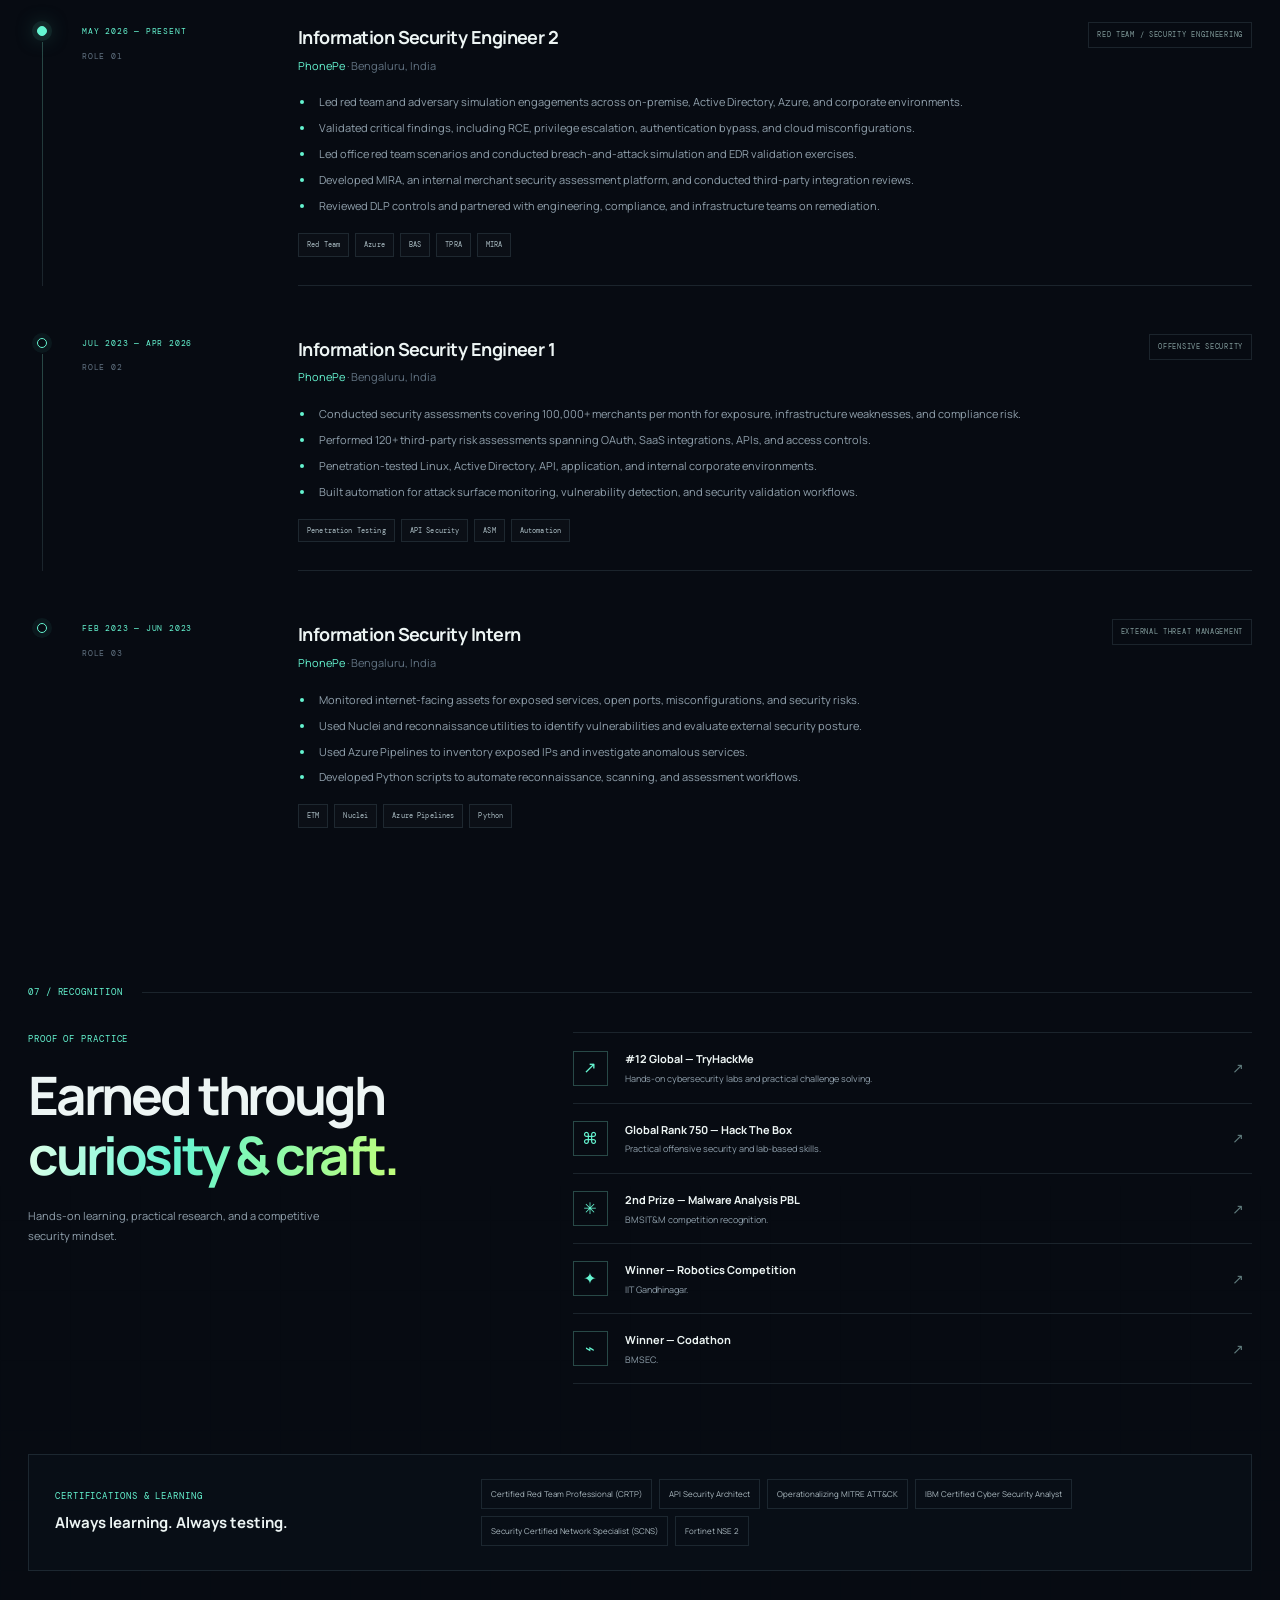
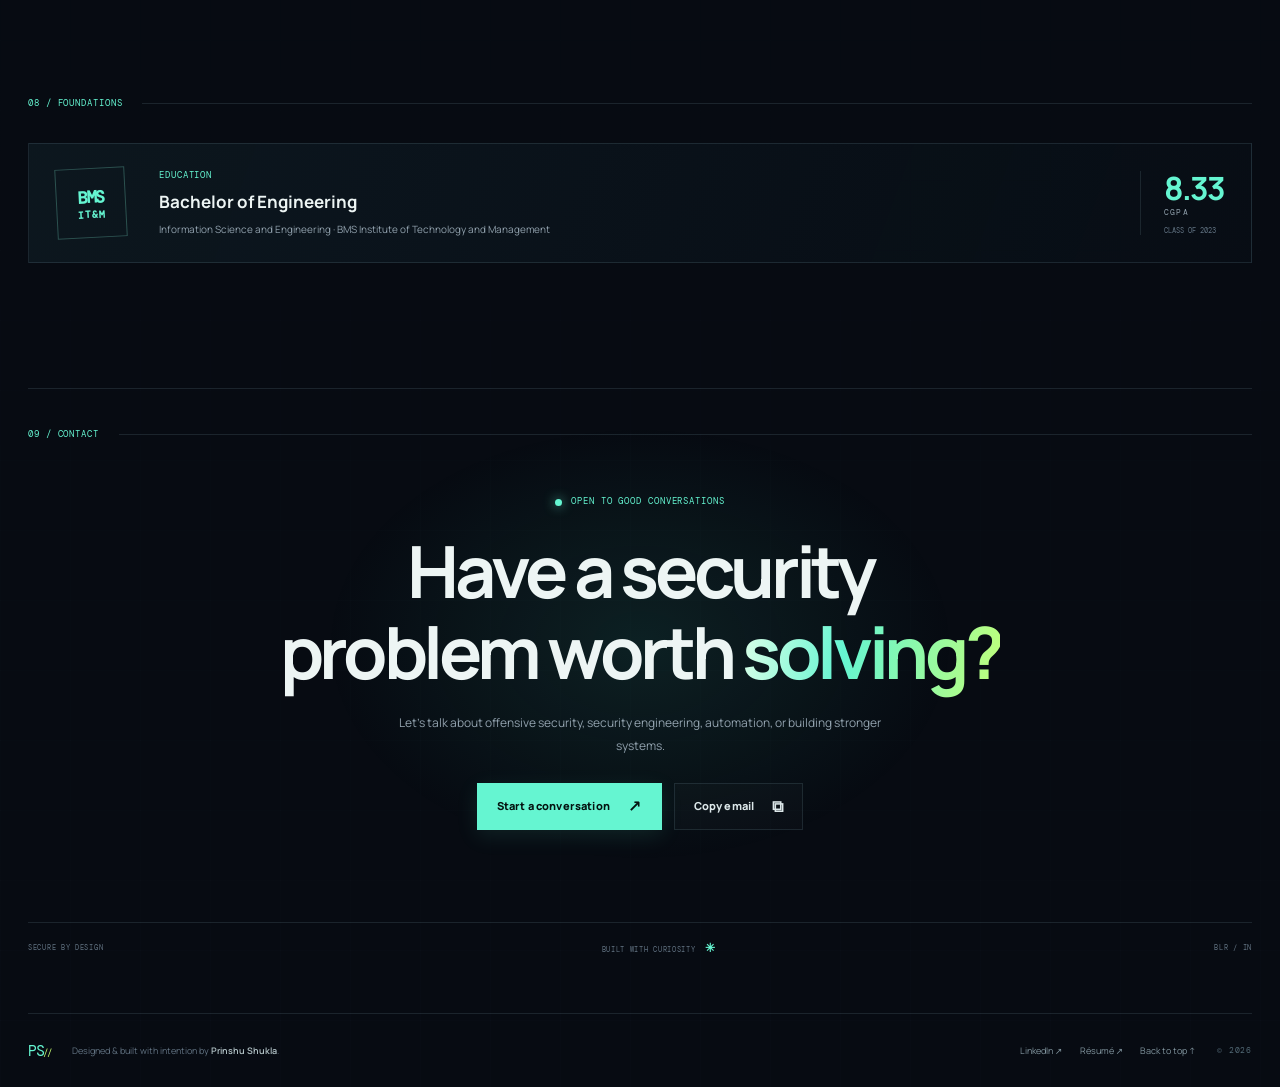
<file: Prinshu_Portfolio_Standalone.html>
<!doctype html>
<html lang="en">
<head>
  <meta charset="utf-8" />
  <meta name="viewport" content="width=device-width, initial-scale=1" />
  <meta name="theme-color" content="#070b12" />
  <meta name="description" content="Prinshu Shukla — cybersecurity engineer focused on offensive security, red teaming, cloud security, and security automation." />
  <meta property="og:title" content="Prinshu Shukla | Cybersecurity Engineer" />
  <meta property="og:description" content="Offensive security, red teaming, cloud security, and automation. 3.5+ years securing complex environments." />
  <meta property="og:type" content="website" />
  <title>Prinshu Shukla // Cybersecurity Engineer</title>
  <link rel="icon" type="image/svg+xml" href="data:image/svg+xml,%3Csvg%20xmlns%3D%22http%3A%2F%2Fwww.w3.org%2F2000%2Fsvg%22%20viewBox%3D%220%200%2064%2064%22%3E%0A%20%20%3Crect%20width%3D%2264%22%20height%3D%2264%22%20rx%3D%2215%22%20fill%3D%22%23081019%22%2F%3E%0A%20%20%3Cpath%20d%3D%22M14%2020h15M14%2020v24h15M14%2032h12M36%2020h14M43%2020v24%22%20fill%3D%22none%22%20stroke%3D%22%2365f5d1%22%20stroke-linecap%3D%22square%22%20stroke-width%3D%224%22%2F%3E%0A%20%20%3Cpath%20d%3D%22M30%2046l20-28%22%20stroke%3D%22%23b9ff6a%22%20stroke-width%3D%223%22%2F%3E%0A%3C%2Fsvg%3E" />
  <!-- Optional web fonts load asynchronously; the portfolio works offline with CSS fallbacks. -->
  <link rel="preconnect" href="https://fonts.googleapis.com" />
  <link rel="preconnect" href="https://fonts.gstatic.com" crossorigin />
  <link rel="preload" href="https://fonts.googleapis.com/css2?family=DM+Mono:wght@400;500&family=Manrope:wght@400;500;600;700;800&display=swap" as="style" onload="this.onload=null;this.rel='stylesheet'" />
  <noscript><link href="https://fonts.googleapis.com/css2?family=DM+Mono:wght@400;500&family=Manrope:wght@400;500;600;700;800&display=swap" rel="stylesheet" /></noscript>
  <style>
:root {
  color-scheme: dark;
  --bg: #070b12;
  --panel: #0b111b;
  --panel-2: #0e1723;
  --text: #edf5f4;
  --muted: #91a1ad;
  --dim: #627382;
  --line: rgba(151, 189, 201, .14);
  --line-strong: rgba(127, 237, 208, .28);
  --mint: #65f5d1;
  --acid: #c8ff72;
  --blue: #75bfff;
  --mono: "DM Mono", "SFMono-Regular", Consolas, monospace;
  --sans: "Manrope", Inter, ui-sans-serif, system-ui, -apple-system, BlinkMacSystemFont, "Segoe UI", sans-serif;
  --max: 1240px;
  --ease: cubic-bezier(.2, .8, .2, 1);
}
* { box-sizing: border-box; }
[hidden] { display: none !important; }
html { scroll-behavior: smooth; scroll-padding-top: 86px; }
body { margin: 0; background: var(--bg); color: var(--text); font-family: var(--sans); font-size: 15px; line-height: 1.7; overflow-x: hidden; }
body::before { content: ""; position: fixed; z-index: -3; inset: 0; pointer-events: none; background: radial-gradient(ellipse at 18% 0%, rgba(33, 91, 93, .19), transparent 38%), radial-gradient(ellipse at 90% 44%, rgba(40, 75, 118, .13), transparent 34%), #070b12; }
::selection { color: #03100f; background: var(--mint); }
a { color: inherit; text-decoration: none; }
button, input { font: inherit; }
button { color: inherit; }
button:focus-visible, a:focus-visible, input:focus-visible, summary:focus-visible { outline: 2px solid var(--acid); outline-offset: 4px; }
.site-shell { position: relative; isolation: isolate; }
.site-shell::before { content: ""; position: absolute; top: 0; left: 50%; transform: translateX(-50%); width: min(100%, 1640px); height: 100%; z-index: -2; pointer-events: none; opacity: .18; background-image: linear-gradient(rgba(108, 147, 164, .11) 1px, transparent 1px), linear-gradient(90deg, rgba(108, 147, 164, .11) 1px, transparent 1px); background-size: 70px 70px; mask-image: linear-gradient(to bottom, black, transparent 40%, transparent 75%, black); }
.noise { position: fixed; inset: 0; z-index: 10; pointer-events: none; opacity: .025; background-image: url("data:image/svg+xml,%3Csvg viewBox='0 0 180 180' xmlns='http://www.w3.org/2000/svg'%3E%3Cfilter id='n'%3E%3CfeTurbulence type='fractalNoise' baseFrequency='.9' numOctaves='3' stitchTiles='stitch'/%3E%3C/filter%3E%3Crect width='100%25' height='100%25' filter='url(%23n)' opacity='.65'/%3E%3C/svg%3E"); }
.cursor-aura { width: 320px; height: 320px; position: fixed; z-index: -1; border-radius: 50%; pointer-events: none; background: radial-gradient(circle, rgba(47, 160, 143, .11), transparent 70%); transform: translate(-50%, -50%); opacity: 0; transition: opacity .4s; }
body.pointer-on .cursor-aura { opacity: 1; }
.site-header { width: min(var(--max), calc(100% - 56px)); height: 86px; margin: 0 auto; display: flex; align-items: center; justify-content: space-between; border-bottom: 1px solid var(--line); position: relative; z-index: 20; }
.brand { display: inline-flex; align-items: center; gap: 12px; min-width: 216px; }
.brand-mark { position: relative; display: inline-grid; place-items: center; width: 43px; height: 43px; border: 1px solid rgba(101, 245, 209, .5); background: linear-gradient(145deg, rgba(101, 245, 209, .1), rgba(101, 245, 209, .015)); font-family: var(--mono); font-weight: 500; letter-spacing: -2px; font-size: 17px; color: var(--mint); transform: skew(-4deg); }
.brand-slash { color: var(--acid); letter-spacing: -3px; font-size: 12px; margin-left: 2px; }
.brand-copy { display: grid; line-height: 1.25; gap: 5px; }
.brand-copy strong { font-size: 10px; letter-spacing: .16em; font-weight: 800; }
.brand-copy small { color: var(--muted); font-family: var(--mono); font-size: 9px; letter-spacing: .18em; }
.nav-links { display: flex; gap: clamp(18px, 2.6vw, 36px); align-items: center; }
.nav-links a { font-size: 11px; font-weight: 700; color: #9eacb7; transition: color .2s ease; white-space: nowrap; }
.nav-links a:hover { color: var(--mint); }
.nav-links .nav-contact { color: var(--text); border: 1px solid var(--line-strong); padding: 10px 14px; }
.nav-contact span { margin-left: 8px; color: var(--mint); }
.menu-toggle { display: none; }
.section-pad { width: min(var(--max), calc(100% - 56px)); margin: 0 auto; }
.hero { min-height: 700px; padding-top: 95px; padding-bottom: 90px; position: relative; display: grid; grid-template-columns: 1.06fr .94fr; align-items: center; gap: 48px; }
.hero-copy { position: relative; z-index: 2; padding-bottom: 24px; }
.eyebrow, .overline, .section-kicker, .social-caption, .role-prefix, .stat-index, .console-label, .visual-topline, .radar-label, .radar-coord, .art-label, .project-meta, .toolbar-label, .timeline-date, .timeline-badge, .timeline-tags, .contact-coordinate, .footer-year { font-family: var(--mono); letter-spacing: .1em; }
.eyebrow { font-size: 10px; color: #a7b8c1; display: flex; gap: 12px; align-items: center; margin-bottom: 25px; }
.status-dot { width: 7px; height: 7px; border-radius: 50%; background: var(--mint); display: inline-block; box-shadow: 0 0 12px rgba(101, 245, 209, .8); }
.eyebrow-sep { color: var(--dim); }
h1, h2, h3, p { margin-top: 0; }
h1 { font-size: clamp(42px, 5vw, 68px); line-height: 1.08; letter-spacing: -.06em; font-weight: 700; margin-bottom: 25px; }
.gradient-text { background: linear-gradient(100deg, #d7ffe8 3%, var(--mint) 40%, var(--acid) 105%); color: transparent; -webkit-background-clip: text; background-clip: text; }
.hero-lede { max-width: 580px; font-size: 15px; color: var(--muted); line-height: 1.9; margin-bottom: 23px; }
.hero-lede strong { color: #d6e5e4; font-weight: 700; }
.hero-roles { display: flex; align-items: center; gap: 11px; margin: 0 0 31px; font-family: var(--mono); font-size: 12px; color: var(--mint); }
.role-prefix { font-size: 9px; color: var(--dim); }
.typing-caret { display: inline-block; height: 14px; width: 6px; background: var(--acid); animation: blink 1s steps(2, jump-none) infinite; }
.hero-actions, .contact-actions { display: flex; gap: 12px; flex-wrap: wrap; }
.button { display: inline-flex; align-items: center; justify-content: center; gap: 18px; min-height: 47px; padding: 0 19px; border: 1px solid var(--line); font-size: 11px; font-weight: 800; letter-spacing: .015em; cursor: pointer; transition: transform .25s var(--ease), border-color .25s, background .25s, box-shadow .25s; }
.button:hover { transform: translateY(-3px); }
.button span { font-size: 16px; line-height: 1; }
.button-primary { background: var(--mint); border-color: var(--mint); color: #041310; box-shadow: 0 6px 22px rgba(101, 245, 209, .1); }
.button-primary:hover { background: #a4ffe7; box-shadow: 0 9px 32px rgba(101, 245, 209, .2); }
.button-ghost { background: rgba(255,255,255,.015); color: #dce7e9; }
.button-ghost:hover { border-color: var(--mint); background: rgba(101, 245, 209, .045); }
.hero-social { display: flex; align-items: center; gap: 18px; margin-top: 42px; color: var(--muted); }
.social-caption { color: var(--dim); font-size: 8px; }
.hero-social a { font-size: 10px; color: #d4e2e1; transition: color .2s; }
.hero-social a:hover { color: var(--mint); }
.hero-social a span { color: var(--mint); margin-left: 3px; }
.social-divider { width: 1px; height: 17px; background: var(--line); }
.hero-visual { width: 100%; max-width: 520px; justify-self: end; position: relative; border: 1px solid rgba(119, 181, 185, .25); background: linear-gradient(142deg, rgba(16, 28, 39, .88), rgba(6, 12, 19, .87)); box-shadow: 0 35px 100px rgba(0,0,0,.22), inset 0 0 70px rgba(18, 62, 68, .08); overflow: hidden; }
.visual-topline { display: flex; justify-content: space-between; gap: 12px; padding: 15px 18px; font-size: 8px; color: #768c99; border-bottom: 1px solid var(--line); }
.visual-topline b { color: #c7d5dd; font-weight: 400; margin-left: 7px; }
.live-indicator { color: var(--mint); font-size: 8px; white-space: nowrap; }
.live-indicator i, .project-status i { display: inline-block; width: 5px; height: 5px; border-radius: 50%; background: var(--mint); margin-right: 5px; box-shadow: 0 0 8px rgba(101,245,209,.6); }
.radar-stage { position: relative; height: 390px; overflow: hidden; display: grid; place-items: center; }
.radar-grid { position: absolute; inset: 0; opacity: .4; background-image: linear-gradient(rgba(97, 185, 174, .1) 1px, transparent 1px), linear-gradient(90deg, rgba(97, 185, 174, .1) 1px, transparent 1px); background-size: 28px 28px; mask-image: radial-gradient(ellipse at center, black 10%, transparent 78%); }
.radar-ring { position: absolute; border: 1px solid rgba(101, 245, 209, .22); border-radius: 50%; aspect-ratio: 1; }
.ring-one { width: 80%; } .ring-two { width: 60%; border-style: dashed; border-color: rgba(101,245,209,.18); } .ring-three { width: 39%; border-color: rgba(200,255,114,.25); }
.radar-cross { position: absolute; background: rgba(101, 245, 209, .13); }
.cross-v { width: 1px; height: 91%; } .cross-h { height: 1px; width: 91%; }
.radar-sweep { position: absolute; width: 70%; aspect-ratio: 1; border-radius: 50%; background: conic-gradient(from 0deg, transparent 0 270deg, rgba(101,245,209,.03) 300deg, rgba(101,245,209,.15) 360deg); animation: spin 12s linear infinite; }
.radar-sweep::after { content: ""; position: absolute; top: 50%; left: 50%; width: 50%; height: 1px; transform-origin: left center; background: linear-gradient(90deg, rgba(101,245,209,.7), transparent); }
.radar-point { position: absolute; border-radius: 50%; background: var(--acid); box-shadow: 0 0 8px var(--acid), 0 0 22px rgba(200,255,114,.6); width: 5px; height: 5px; }
.point-a { top: 27%; left: 67%; } .point-b { top: 58%; left: 27%; background: var(--mint); box-shadow: 0 0 8px var(--mint), 0 0 22px rgba(101,245,209,.7); } .point-c { top: 72%; left: 62%; width: 4px; height: 4px; }
.radar-core { position: absolute; width: 115px; height: 115px; border: 1px solid rgba(101,245,209,.48); border-radius: 50%; display: flex; flex-direction: column; justify-content: center; align-items: center; background: radial-gradient(circle, rgba(29, 94, 82, .32), rgba(7, 18, 23, .95) 70%); box-shadow: 0 0 45px rgba(101,245,209,.08), inset 0 0 20px rgba(101,245,209,.09); }
.radar-core::before, .radar-core::after { content: ""; position: absolute; inset: -7px; border: 1px solid rgba(101,245,209,.2); border-radius: 50%; }
.radar-core::after { inset: 8px; border-style: dashed; }
.radar-core span { color: var(--mint); font-family: var(--mono); font-size: 32px; font-weight: 500; letter-spacing: -.1em; line-height: 1; }
.radar-core small { margin-top: 10px; font-family: var(--mono); color: #809e9a; font-size: 6px; letter-spacing: .15em; text-align: center; line-height: 1.5; }
.radar-label { position: absolute; font-size: 7px; color: #718a91; background: rgba(7,14,21,.84); padding: 6px 7px; border: 1px solid var(--line); white-space: nowrap; }
.radar-label b { color: var(--mint); font-size: 7px; font-weight: 400; margin-left: 5px; }
.label-a { top: 15%; left: 5%; } .label-b { bottom: 16%; right: 5%; }
.radar-coord { position: absolute; bottom: 15px; left: 17px; font-size: 7px; line-height: 1.8; color: #576c77; }
.console-bottom { min-height: 62px; display: flex; align-items: center; justify-content: space-between; padding: 12px 18px; border-top: 1px solid var(--line); }
.console-bottom > div:first-child { display: grid; gap: 3px; }
.console-label { color: var(--dim); font-size: 7px; }
.console-bottom strong { font-size: 10px; font-weight: 600; color: #d2dfdf; }
.console-wave { height: 24px; display: flex; align-items: center; gap: 3px; }
.console-wave i { width: 3px; border-radius: 2px; background: var(--mint); opacity: .55; animation: wave 1.1s ease-in-out infinite alternate; }
.console-wave i:nth-child(3n) { animation-delay: -.6s; }.console-wave i:nth-child(2n) { animation-delay: -.3s; }.console-wave i:nth-child(1) { height: 6px; }.console-wave i:nth-child(2) { height: 12px; }.console-wave i:nth-child(3) { height: 19px; }.console-wave i:nth-child(4) { height: 9px; }.console-wave i:nth-child(5) { height: 16px; }.console-wave i:nth-child(6) { height: 22px; }.console-wave i:nth-child(7) { height: 12px; }.console-wave i:nth-child(8) { height: 7px; }.console-wave i:nth-child(9) { height: 18px; }.console-wave i:nth-child(10) { height: 9px; }.console-wave i:nth-child(11) { height: 15px; }.console-wave i:nth-child(12) { height: 20px; }.console-wave i:nth-child(13) { height: 8px; }.console-wave i:nth-child(14) { height: 15px; }.console-wave i:nth-child(15) { height: 5px; }.console-wave i:nth-child(16) { height: 18px; }.console-wave i:nth-child(17) { height: 11px; }.console-wave i:nth-child(18) { height: 7px; }.console-wave i:nth-child(19) { height: 16px; }
.visual-corner { position: absolute; width: 12px; height: 12px; border-color: var(--mint); border-style: solid; opacity: .65; pointer-events: none; }.corner-tl { top: 0; left: 0; border-width: 1px 0 0 1px; }.corner-br { right: 0; bottom: 0; border-width: 0 1px 1px 0; }
.scroll-cue { position: absolute; bottom: 28px; left: 0; display: inline-flex; align-items: center; gap: 11px; color: var(--dim); font-family: var(--mono); font-size: 8px; letter-spacing: .13em; }
.scroll-line { display: inline-block; width: 32px; height: 1px; background: var(--mint); }
.section-kicker { display: flex; gap: 20px; align-items: center; color: var(--mint); font-size: 9px; margin-bottom: 32px; }
.kicker-line { height: 1px; background: var(--line); flex: 1; }
.impact { padding-top: 48px; padding-bottom: 105px; }
.stats-grid { display: grid; grid-template-columns: repeat(4, 1fr); border: 1px solid var(--line); background: rgba(9, 15, 23, .56); }
.stat-card { position: relative; padding: 26px 25px 22px; min-height: 184px; border-right: 1px solid var(--line); overflow: hidden; transition: background .25s; }
.stat-card:last-child { border-right: 0; }.stat-card:hover { background: rgba(101,245,209,.035); }
.stat-index { color: var(--dim); font-size: 8px; }
.stat-number { display: block; margin: 17px 0 4px; font-size: clamp(30px, 3.5vw, 44px); line-height: 1.1; letter-spacing: -.06em; color: var(--mint); font-weight: 700; }
.stat-label { display: block; font-size: 11px; font-weight: 800; color: #dbe8e6; }
.stat-card p { margin: 10px 0 0; font-size: 10px; line-height: 1.7; color: var(--muted); max-width: 220px; }
.about { padding-top: 30px; padding-bottom: 115px; }
.about-layout { display: grid; grid-template-columns: 1fr 1fr; gap: 10%; align-items: start; }
.overline { color: var(--mint); font-size: 9px; margin-bottom: 18px; }
h2 { font-size: clamp(33px, 4.3vw, 53px); line-height: 1.13; letter-spacing: -.06em; margin-bottom: 0; font-weight: 700; }
.about-body { border-left: 1px solid var(--line-strong); padding-left: 28px; max-width: 540px; }
.about-body p { color: var(--muted); font-size: 12px; line-height: 1.95; margin: 0 0 16px; }
.about-body .lead-paragraph { color: #e3efed; font-size: 16px; line-height: 1.7; margin-bottom: 18px; }
.about-tags { display: flex; flex-wrap: wrap; gap: 7px; padding-top: 8px; }
.about-tags span, .tag-list span, .timeline-tags span, .tool-cloud span { border: 1px solid var(--line); background: rgba(255,255,255,.018); padding: 5px 8px; color: #a9bbc2; font-family: var(--mono); font-size: 8px; letter-spacing: .02em; }
.expertise { padding-top: 35px; padding-bottom: 120px; }
.section-intro { display: flex; justify-content: space-between; align-items: end; gap: 36px; margin-bottom: 42px; }
.section-intro .overline { margin-bottom: 13px; }
.intro-aside { color: var(--muted); font-size: 11px; line-height: 1.9; max-width: 310px; margin: 0 0 4px; }
.capability-grid { display: grid; grid-template-columns: repeat(3, 1fr); border-left: 1px solid var(--line); border-top: 1px solid var(--line); }
.capability-card { min-height: 290px; padding: 23px 24px 18px; border-right: 1px solid var(--line); border-bottom: 1px solid var(--line); position: relative; display: flex; flex-direction: column; background: rgba(7, 13, 20, .45); transition: background .25s, transform .25s; }
.capability-card:hover { background: rgba(101,245,209,.035); }
.cap-head { display: flex; align-items: center; justify-content: space-between; margin-bottom: 26px; }
.cap-number { font-family: var(--mono); font-size: 9px; color: var(--dim); }
.cap-icon { display: grid; place-items: center; width: 36px; height: 36px; border: 1px solid var(--line-strong); color: var(--mint); font-size: 24px; line-height: 1; }
.capability-card h3 { font-size: 16px; letter-spacing: -.03em; margin-bottom: 10px; }
.capability-card p { font-size: 11px; line-height: 1.8; color: var(--muted); max-width: 320px; margin-bottom: 16px; }
.tag-list { display: flex; flex-wrap: wrap; gap: 6px; }
.card-foot { display: flex; justify-content: space-between; align-items: center; border-top: 1px solid var(--line); padding-top: 12px; margin-top: auto; color: #55706e; font-family: var(--mono); font-size: 7px; letter-spacing: .08em; }
.card-foot span:last-child { color: var(--mint); font-size: 13px; }
.capability-card-terminal { background: linear-gradient(140deg, rgba(18, 44, 46, .22), rgba(7, 13, 20, .65)); }
.mini-terminal-top { display: flex; justify-content: space-between; align-items: center; color: var(--dim); font-family: var(--mono); font-size: 7px; padding-bottom: 13px; border-bottom: 1px solid var(--line); margin-bottom: 17px; }
.mini-terminal-top > span:first-child { display: flex; gap: 4px; }.mini-terminal-top i { width: 5px; height: 5px; border-radius: 50%; display: inline-block; background: #ef716a; }.mini-terminal-top i:nth-child(2) { background: #f4c56b; }.mini-terminal-top i:nth-child(3) { background: var(--mint); }.mini-terminal-top > span:last-child { color: var(--mint); }
.tool-cloud { display: flex; flex-wrap: wrap; gap: 5px; margin-bottom: 14px; }.tool-cloud span { font-size: 7px; padding: 4px 6px; }
.text-action { background: none; border: 0; padding: 0; color: var(--mint); font-family: var(--mono); font-size: 9px; cursor: pointer; text-align: left; margin-top: auto; }.text-action span { padding-left: 7px; font-size: 13px; }.text-action:hover { color: var(--acid); }
.work { padding-top: 34px; padding-bottom: 120px; }
.project-toolbar { display: flex; align-items: center; gap: 8px; flex-wrap: wrap; margin-bottom: 20px; }
.toolbar-label { font-size: 8px; color: var(--dim); margin-right: 9px; }
.filter-chip { display: inline-flex; align-items: center; gap: 10px; padding: 8px 12px; color: var(--muted); border: 1px solid var(--line); background: transparent; cursor: pointer; font-family: var(--mono); font-size: 9px; transition: .2s; }
.filter-chip:hover, .filter-chip.active { background: rgba(101,245,209,.08); color: var(--mint); border-color: var(--line-strong); }
.filter-chip span { border: 1px solid var(--line); font-size: 7px; padding: 0px 4px; }
.projects-grid { display: grid; grid-template-columns: 1fr 1fr; align-items: stretch; gap: 16px; }
.project-card { border: 1px solid var(--line); background: rgba(9, 15, 22, .7); min-width: 0; overflow: hidden; transition: border-color .25s, transform .25s, opacity .25s; }
.project-card:hover { border-color: rgba(101,245,209,.28); transform: translateY(-3px); }
.project-card.project-featured { grid-column: 1 / -1; display: grid; grid-template-columns: .94fr 1.06fr; }
.project-art { position: relative; min-height: 285px; overflow: hidden; background: #0b171e; color: var(--mint); border-bottom: 1px solid var(--line); }
.project-featured .project-art { border-bottom: 0; border-right: 1px solid var(--line); min-height: 390px; }
.art-grid { position: absolute; inset: 0; background-image: linear-gradient(rgba(101,245,209,.075) 1px, transparent 1px), linear-gradient(90deg, rgba(101,245,209,.075) 1px, transparent 1px); background-size: 32px 32px; opacity: .65; mask-image: radial-gradient(ellipse at center, black, transparent 78%); }
.art-mira { background: radial-gradient(circle at 50% 46%, rgba(24, 103, 91, .3), transparent 58%), #08141a; }
.mira-orbit { position: absolute; border: 1px solid rgba(101,245,209,.3); border-radius: 50%; aspect-ratio: 1; left: 50%; top: 49%; transform: translate(-50%,-50%); }
.orbit-a { width: 45%; }.orbit-b { width: 64%; border-style: dashed; border-color: rgba(101,245,209,.2); animation: spin 30s linear infinite; }.orbit-c { width: 85%; border-color: rgba(101,245,209,.12); }
.mira-core { position: absolute; top: 49%; left: 50%; transform: translate(-50%,-50%); width: 120px; height: 120px; border: 1px solid rgba(101,245,209,.48); background: radial-gradient(circle, #163d3b, #071217 75%); box-shadow: 0 0 50px rgba(101,245,209,.1); border-radius: 50%; display: flex; flex-direction: column; justify-content: center; align-items: center; font-size: 32px; letter-spacing: -.07em; font-weight: 800; }
.mira-core span { font: 7px var(--mono); letter-spacing: .15em; color: #89bcb0; margin-top: 5px; }
.art-label { position: absolute; z-index: 2; font-size: 7px; color: #7f9a9d; padding: 8px 11px; background: rgba(7,17,23,.72); border: 1px solid rgba(101,245,209,.12); }
.art-label-top { top: 15px; left: 15px; }.art-label-bottom { bottom: 15px; left: 15px; right: 15px; display: flex; justify-content: space-between; gap: 10px; }.art-label-bottom b { color: var(--mint); font-weight: 400; }
.art-sidecode { position: absolute; right: 13px; top: 50%; writing-mode: vertical-rl; font: 7px var(--mono); letter-spacing: .13em; color: #52716f; }
.project-content { padding: 23px 24px 22px; }
.project-featured .project-content { padding: 28px 30px 24px; }
.project-meta { display: flex; justify-content: space-between; align-items: center; flex-wrap: wrap; gap: 8px; color: #6f878d; font-size: 7px; margin-bottom: 15px; }
.project-status { color: var(--mint); }.project-status i { width: 5px; height: 5px; }
.project-ordinal { color: #61747e; }
.project-content h3 { font-size: 20px; line-height: 1.3; letter-spacing: -.04em; margin-bottom: 10px; }
.project-content p { color: var(--muted); font-size: 11px; line-height: 1.85; margin-bottom: 16px; }
.project-outcomes { display: grid; grid-template-columns: repeat(3, 1fr); gap: 8px; padding: 15px 0; border-top: 1px solid var(--line); border-bottom: 1px solid var(--line); margin-bottom: 16px; }
.project-outcomes > div { display: grid; gap: 3px; border-right: 1px solid var(--line); padding-right: 9px; }.project-outcomes > div:last-child { border: 0; }
.project-outcomes strong { color: var(--mint); font-size: 22px; letter-spacing: -.05em; line-height: 1.2; }.project-outcomes span { font-size: 8px; line-height: 1.5; color: var(--muted); }
.project-details { margin-top: 18px; border-top: 1px solid var(--line); padding-top: 12px; }
.project-details summary { list-style: none; display: flex; justify-content: space-between; align-items: center; cursor: pointer; font-size: 10px; color: #c4d4d5; }.project-details summary::-webkit-details-marker { display: none; }.project-details summary span { color: var(--mint); font-size: 16px; transition: transform .2s; }.project-details[open] summary span { transform: rotate(45deg); }
.project-details p { margin: 12px 0 0; font-size: 10px; }
.art-surface { background: radial-gradient(circle at 50% 48%, rgba(49, 94, 139, .2), transparent 62%), #0b1320; color: #83c4ff; }
.surface-map { position: absolute; inset: 16px 0 42px; }.surface-map svg { position: absolute; inset: 0; width: 100%; height: 100%; opacity: .7; }.node { width: 7px; height: 7px; background: #8dc9ff; border-radius: 50%; position: absolute; z-index: 1; box-shadow: 0 0 12px rgba(117,191,255,.6); }.node-1 { left: 7%; top: 57%; }.node-2 { left: 23%; top: 18%; }.node-3 { left: 40%; top: 49%; }.node-4 { left: 55%; top: 5%; }.node-5 { left: 74%; top: 35%; }.node-6 { left: 91%; top: 0; }
.surface-readout { position: absolute; left: 14px; right: 14px; bottom: 15px; display: flex; gap: 7px; justify-content: space-between; padding: 8px 10px; border: 1px solid rgba(117,191,255,.16); background: rgba(7,14,22,.75); font: 7px var(--mono); color: #547ca2; }.surface-readout b { font-weight: 400; color: #96cfff; }.surface-readout span { color: #365c7d; }
.art-malware { display: flex; align-items: center; justify-content: center; background: radial-gradient(ellipse at 60% 5%, rgba(137, 101, 200, .16), transparent 55%), #11101a; color: #c5a9ff; }
.malware-window { width: 82%; border: 1px solid rgba(197,169,255,.25); background: rgba(9, 10, 18, .86); box-shadow: 0 16px 65px rgba(0,0,0,.24); transform: perspective(800px) rotateX(2deg) rotateY(-4deg); }
.malware-window-head, .malware-foot { display: flex; justify-content: space-between; font: 7px var(--mono); color: #82749f; padding: 10px 12px; border-bottom: 1px solid rgba(197,169,255,.13); }
.code-lines { display: grid; gap: 0; padding: 13px 12px; font: 8px/2 var(--mono); color: #b4b3c5; }.code-lines i { font-style: normal; white-space: nowrap; }.code-lines b { font-weight: 400; color: #5b536e; margin-right: 8px; }.code-lines em { color: #c5a9ff; font-style: normal; }.code-lines strong { color: #8cdaca; font-weight: 400; }.code-lines span { color: #71688a; }.malware-foot { border-top: 1px solid rgba(197,169,255,.13); border-bottom: 0; color: #9e8cc6; }.malware-foot i { width: 5px; height: 5px; display: inline-block; border-radius: 50%; background: var(--mint); margin-right: 5px; }
.filter-empty { padding: 40px; text-align: center; color: var(--muted); border: 1px dashed var(--line); }
.terminal-section { padding-top: 30px; padding-bottom: 125px; }
.terminal-layout { display: grid; grid-template-columns: .72fr 1.28fr; gap: 65px; align-items: center; }
.terminal-copy h2 { margin-bottom: 20px; }.terminal-copy > p:not(.overline) { font-size: 11px; color: var(--muted); line-height: 1.9; max-width: 320px; }
.terminal-hints { display: flex; flex-wrap: wrap; gap: 6px; margin-top: 24px; }.terminal-hints button { border: 1px solid var(--line); background: rgba(255,255,255,.02); color: var(--mint); font: 9px var(--mono); padding: 7px 10px; cursor: pointer; }.terminal-hints button:hover { border-color: var(--line-strong); background: rgba(101,245,209,.06); }
.terminal-window { border: 1px solid rgba(101,245,209,.24); background: rgba(4, 9, 14, .92); box-shadow: 0 25px 80px rgba(0,0,0,.25); min-height: 330px; }
.terminal-titlebar { display: flex; align-items: center; gap: 14px; padding: 12px 15px; background: rgba(101,245,209,.035); border-bottom: 1px solid var(--line); font: 8px var(--mono); color: #71858b; }
.window-dots { display: flex; gap: 5px; }.window-dots i { display: block; width: 6px; height: 6px; border-radius: 50%; background: #ef716a; }.window-dots i:nth-child(2) { background: #edc362; }.window-dots i:nth-child(3) { background: var(--mint); }.terminal-titlebar > span { flex: 1; }
.terminal-titlebar button { border: 0; background: none; color: #728c8d; cursor: pointer; font: 8px var(--mono); }.terminal-titlebar button:hover { color: var(--mint); }
.terminal-body { min-height: 245px; padding: 18px 18px 0; max-height: 280px; overflow-y: auto; scrollbar-width: thin; scrollbar-color: #25443e transparent; font: 10px/1.8 var(--mono); }
.terminal-body p { margin-bottom: 8px; overflow-wrap: anywhere; }.terminal-muted { color: #637c7c; }.terminal-muted b { color: var(--mint); font-weight: 400; }.term-prompt { color: var(--mint); }.terminal-response { color: #bfcecd; }.terminal-response b { color: var(--acid); font-weight: 400; }.terminal-error { color: #ff978b; }
.terminal-form { position: relative; display: flex; align-items: center; padding: 10px 18px 18px; gap: 8px; font: 10px var(--mono); }.terminal-form label { white-space: nowrap; }.terminal-form input { border: 0; background: transparent; outline: 0; width: 100%; min-width: 0; color: var(--text); font: inherit; padding: 4px 0; }.terminal-form input::placeholder { color: #425a5e; }.terminal-form:focus-within .input-caret { display: none; }.input-caret { width: 5px; height: 11px; background: var(--mint); animation: blink .95s step-end infinite; margin-left: -7px; }
.experience { padding-top: 33px; padding-bottom: 125px; }
.timeline { margin-top: 56px; }
.timeline-item { display: grid; grid-template-columns: 28px 190px 1fr; gap: 26px; padding-bottom: 48px; position: relative; }.timeline-item:last-child { padding-bottom: 0; }
.timeline-rail { position: relative; display: flex; justify-content: center; }.timeline-dot { display: block; position: relative; z-index: 1; width: 10px; height: 10px; border: 1px solid var(--mint); background: var(--bg); box-shadow: 0 0 0 5px rgba(101,245,209,.055); margin-top: 4px; border-radius: 50%; }.timeline-dot.active { background: var(--mint); box-shadow: 0 0 0 5px rgba(101,245,209,.08), 0 0 20px rgba(101,245,209,.5); }.timeline-line { position: absolute; top: 20px; bottom: 0; width: 1px; background: linear-gradient(var(--line-strong), var(--line)); }.timeline-item:last-child .timeline-line { display: none; }
.timeline-date { color: var(--mint); font-size: 8px; padding-top: 3px; }.timeline-date small { display: block; color: var(--dim); margin-top: 11px; font-size: 8px; }
.timeline-content { border-bottom: 1px solid var(--line); padding-bottom: 28px; }.timeline-item:last-child .timeline-content { border-bottom: 0; padding-bottom: 0; }
.timeline-title { display: flex; justify-content: space-between; align-items: flex-start; gap: 18px; margin-bottom: 17px; }.timeline-title h3 { font-size: 18px; margin-bottom: 4px; letter-spacing: -.03em; }.timeline-company { color: var(--mint); font-size: 11px; margin-bottom: 0; }.timeline-company span { color: var(--dim); }
.timeline-badge { font-size: 7px; color: #829c9c; border: 1px solid var(--line); padding: 6px 8px; white-space: nowrap; }.timeline-content ul { padding-left: 17px; color: var(--muted); font-size: 11px; line-height: 1.9; margin: 0 0 16px; }.timeline-content li { padding-left: 4px; margin-bottom: 5px; }.timeline-content li::marker { color: var(--mint); }
.timeline-tags { display: flex; flex-wrap: wrap; gap: 6px; }.timeline-tags span { font-size: 7px; }
.recognition { padding-top: 32px; padding-bottom: 100px; }
.recognition-layout { display: grid; grid-template-columns: .78fr 1.22fr; gap: 9%; }
.recognition-heading > p:last-child { margin-top: 20px; max-width: 300px; font-size: 11px; color: var(--muted); line-height: 1.9; }
.recognition-list { border-top: 1px solid var(--line); }
.recognition-item { display: grid; grid-template-columns: 38px 1fr 20px; gap: 14px; align-items: center; padding: 17px 0; border-bottom: 1px solid var(--line); transition: padding .2s, background .2s; }.recognition-item:hover { padding-left: 8px; background: linear-gradient(90deg, rgba(101,245,209,.035), transparent); }
.recognition-icon { width: 35px; height: 35px; display: grid; place-items: center; border: 1px solid var(--line-strong); color: var(--mint); font-size: 16px; }
.recognition-item strong { display: block; font-size: 11px; margin-bottom: 3px; }.recognition-item p { font-size: 9px; color: var(--muted); margin: 0; line-height: 1.5; }.recognition-arrow { color: #5f7a7b; font-size: 14px; }
.certification-strip { margin-top: 70px; border: 1px solid var(--line); padding: 24px 26px; display: grid; grid-template-columns: .7fr 1.3fr; gap: 25px; background: rgba(10, 17, 26, .62); align-items: center; }.certification-strip .overline { margin-bottom: 6px; }.certification-strip h3 { font-size: 15px; margin: 0; }.cert-chips { display: flex; gap: 7px; flex-wrap: wrap; }.cert-chips span { padding: 7px 9px; border: 1px solid var(--line); color: #acbbc1; font-size: 8px; }
.education { padding-top: 25px; padding-bottom: 125px; }
.education-card { display: grid; grid-template-columns: 80px 1fr 125px; gap: 23px; align-items: center; padding: 24px 27px; border: 1px solid var(--line); background: linear-gradient(110deg, rgba(14, 26, 34, .8), rgba(8, 14, 22, .7)); }
.education-symbol { width: 70px; height: 70px; display: flex; flex-direction: column; justify-content: center; align-items: center; border: 1px solid var(--line-strong); color: var(--mint); font-family: var(--mono); font-weight: 700; letter-spacing: -.06em; font-size: 17px; transform: rotate(-3deg); }.education-symbol span { font-size: 10px; margin-top: -6px; letter-spacing: .08em; }
.education-main .overline { margin-bottom: 5px; }.education-main h3 { font-size: 17px; margin-bottom: 4px; }.education-main p:last-child { margin: 0; font-size: 10px; color: var(--muted); }
.education-result { justify-self: end; border-left: 1px solid var(--line); padding-left: 23px; display: grid; }.education-result strong { color: var(--mint); font-size: 32px; letter-spacing: -.06em; line-height: 1.1; }.education-result span { font: 8px var(--mono); color: var(--muted); letter-spacing: .16em; }.education-result small { font: 7px var(--mono); color: var(--dim); margin-top: 9px; }
.contact { position: relative; padding-top: 38px; padding-bottom: 55px; border-top: 1px solid var(--line); overflow: hidden; }
.contact-glow { position: absolute; width: 650px; height: 450px; border-radius: 50%; background: radial-gradient(ellipse, rgba(42, 139, 120, .17), transparent 68%); top: 30px; left: 50%; transform: translateX(-50%); pointer-events: none; }
.contact > *:not(.contact-glow) { position: relative; }.contact .section-kicker { margin-bottom: 52px; }.contact-content { text-align: center; max-width: 760px; margin: 0 auto; }.contact-content .overline { display: flex; align-items: center; justify-content: center; gap: 9px; margin-bottom: 20px; }.contact-content h2 { font-size: clamp(42px, 6vw, 72px); }.contact-lede { color: var(--muted); font-size: 12px; max-width: 490px; margin: 20px auto 25px; line-height: 1.9; }.contact-actions { justify-content: center; }.copy-feedback { min-height: 18px; color: var(--mint); font: 9px var(--mono); margin: 8px 0 0; }
.contact-coordinate { display: flex; justify-content: space-between; align-items: center; border-top: 1px solid var(--line); margin-top: 66px; padding-top: 15px; font-size: 7px; color: var(--dim); }.contact-coordinate b { color: var(--mint); font-size: 12px; margin-left: 5px; }
.site-footer { width: min(var(--max), calc(100% - 56px)); margin: 0 auto; min-height: 74px; border-top: 1px solid var(--line); display: flex; align-items: center; gap: 22px; padding: 15px 0; }
.footer-brand { font: 15px var(--mono); color: var(--mint); letter-spacing: -.1em; }.footer-brand span { color: var(--acid); font-size: 9px; }.site-footer p { color: var(--dim); font-size: 9px; margin: 0; flex: 1; }.site-footer p strong { color: #b4c5c8; font-weight: 600; }.footer-links { display: flex; gap: 17px; }.footer-links a { color: #81959e; font-size: 9px; transition: color .2s; }.footer-links a:hover { color: var(--mint); }.footer-year { color: #536a76; font-size: 8px; }
.terminal-modal[hidden] { display: none; }.terminal-modal { position: fixed; inset: 0; z-index: 100; display: grid; place-items: center; padding: 22px; }.terminal-modal-backdrop { position: absolute; inset: 0; background: rgba(1,4,8,.78); backdrop-filter: blur(8px); }.terminal-modal-card { position: relative; width: min(500px, 100%); border: 1px solid var(--line-strong); background: #09111a; padding: 26px; box-shadow: 0 30px 90px #000; }.modal-top { display: flex; justify-content: space-between; gap: 18px; align-items: flex-start; }.modal-top .overline { margin-bottom: 8px; }.modal-top h2 { font-size: 25px; }.modal-close { font-size: 28px; border: 0; background: none; color: var(--muted); cursor: pointer; line-height: 1; }.terminal-modal-card > p { margin: 17px 0 23px; color: var(--muted); font-size: 11px; line-height: 1.9; }.modal-launch { width: 100%; }
.noscript-note { position: fixed; z-index: 999; bottom: 0; left: 0; right: 0; background: var(--acid); color: #081019; padding: 10px 20px; font-size: 12px; text-align: center; }
/* Progressive enhancement: content is visible until the reveal observer is ready. */
.reveal { transition: opacity .7s var(--ease), transform .7s var(--ease); }
html:not(.motion-ready) .reveal { opacity: 1; transform: none; }
html.motion-ready .reveal:not(.is-visible) { opacity: 0; transform: translateY(18px); }
html.motion-ready .reveal.is-visible { opacity: 1; transform: translateY(0); }
.delay-1 { transition-delay: .09s; }.delay-2 { transition-delay: .17s; }.delay-3 { transition-delay: .25s; }.delay-4 { transition-delay: .33s; }
@keyframes spin { to { transform: rotate(360deg); } }
@keyframes blink { 50% { opacity: 0; } }
@keyframes wave { from { transform: scaleY(.65); opacity: .3; } to { transform: scaleY(1); opacity: .9; } }
@media (min-width: 1500px) { .hero { min-height: 780px; } }
@media (max-width: 1000px) {
  .site-header, .section-pad, .site-footer { width: min(100% - 40px, var(--max)); }
  .hero { gap: 30px; min-height: 640px; padding-top: 75px; }.hero-visual { max-width: 440px; }.radar-stage { height: 335px; }.brand { min-width: 190px; }.nav-links { gap: 17px; }.nav-links a { font-size: 10px; }
  .stat-card { padding: 22px 17px; }.capability-card { padding: 20px; }.timeline-item { grid-template-columns: 20px 155px 1fr; gap: 19px; }.terminal-layout { gap: 35px; }
}
@media (max-width: 760px) {
  html { scroll-padding-top: 72px; }
  .site-header { height: 72px; width: calc(100% - 32px); }.brand { min-width: auto; }.brand-mark { width: 38px; height: 38px; }.brand-copy strong { font-size: 9px; }.brand-copy small { font-size: 8px; }
  .menu-toggle { display: flex; flex-direction: column; justify-content: center; gap: 6px; width: 42px; height: 42px; border: 1px solid var(--line); background: rgba(255,255,255,.02); padding: 11px; cursor: pointer; }.menu-toggle span { height: 1px; width: 100%; background: var(--mint); transition: transform .2s; }.menu-toggle[aria-expanded="true"] span:first-child { transform: translateY(3.5px) rotate(45deg); }.menu-toggle[aria-expanded="true"] span:last-child { transform: translateY(-3.5px) rotate(-45deg); }
  .nav-links { display: none; position: absolute; top: 71px; right: 0; left: 0; flex-direction: column; align-items: stretch; gap: 0; padding: 8px 14px 14px; border: 1px solid var(--line); background: rgba(7, 12, 19, .98); box-shadow: 0 20px 55px rgba(0,0,0,.35); }.nav-links.is-open { display: flex; }.nav-links a { font-size: 12px; padding: 13px 6px; border-bottom: 1px solid var(--line); }.nav-links .nav-contact { margin-top: 8px; border: 1px solid var(--line-strong); padding: 11px; }
  .section-pad { width: calc(100% - 32px); }.hero { grid-template-columns: 1fr; gap: 42px; padding-top: 67px; padding-bottom: 72px; min-height: auto; }.hero-copy { padding-bottom: 0; }.hero-visual { justify-self: stretch; max-width: none; }.radar-stage { height: min(85vw, 355px); }.scroll-cue { bottom: 25px; position: relative; margin-top: -13px; }
  h1 { font-size: clamp(42px, 10.2vw, 62px); }.hero-lede { font-size: 13px; }.hero-social { margin-top: 32px; flex-wrap: wrap; gap: 13px; }.social-caption { width: 100%; }.impact { padding-top: 35px; padding-bottom: 80px; }.stats-grid { grid-template-columns: repeat(2, 1fr); }.stat-card { min-height: 175px; border-bottom: 1px solid var(--line); }.stat-card:nth-child(2) { border-right: 0; }.stat-card:nth-child(3), .stat-card:nth-child(4) { border-bottom: 0; }.stat-number { font-size: 36px; }
  .about, .expertise, .work, .terminal-section, .experience, .recognition { padding-bottom: 85px; }.about-layout, .recognition-layout { grid-template-columns: 1fr; gap: 29px; }.about-body { margin-left: 5px; }.section-intro { display: block; margin-bottom: 32px; }.intro-aside { margin-top: 20px; max-width: 430px; }
  .capability-grid { grid-template-columns: repeat(2, 1fr); }.capability-card { min-height: 300px; padding: 17px; }.capability-card h3 { font-size: 14px; }.capability-card p { font-size: 10px; }.tag-list span { font-size: 7px; }
  .project-card.project-featured { grid-template-columns: 1fr; }.project-featured .project-art { min-height: 330px; border-right: 0; border-bottom: 1px solid var(--line); }.projects-grid { gap: 13px; }.project-content { padding: 18px; }.project-featured .project-content { padding: 22px 18px; }
  .terminal-layout { grid-template-columns: 1fr; gap: 27px; }.terminal-copy h2 br { display: none; }.terminal-window { min-width: 0; }.terminal-body { font-size: 9px; padding: 16px 12px 0; }.terminal-form { padding: 10px 12px 15px; font-size: 9px; }
  .timeline { margin-top: 40px; }.timeline-item { grid-template-columns: 17px 1fr; gap: 15px; padding-bottom: 38px; }.timeline-rail { grid-column: 1; grid-row: 1 / span 2; }.timeline-date { grid-column: 2; grid-row: 1; }.timeline-date small { display: inline; margin-left: 12px; }.timeline-content { grid-column: 2; grid-row: 2; }.timeline-title { display: block; }.timeline-badge { display: inline-block; margin-top: 12px; }.timeline-content ul { font-size: 10px; }
  .recognition-heading { margin-bottom: 8px; }.certification-strip { grid-template-columns: 1fr; gap: 18px; margin-top: 45px; padding: 20px; }.education { padding-bottom: 85px; }.education-card { grid-template-columns: 58px 1fr; gap: 15px; padding: 18px; }.education-symbol { width: 55px; height: 55px; font-size: 14px; }.education-symbol span { font-size: 8px; }.education-main h3 { font-size: 14px; }.education-main p:last-child { font-size: 9px; }.education-result { grid-column: 2; justify-self: start; display: flex; align-items: baseline; gap: 8px; border-left: 0; border-top: 1px solid var(--line); padding: 10px 0 0; width: 100%; }.education-result strong { font-size: 22px; }.education-result small { margin-top: 0; margin-left: auto; }
  .contact { padding-top: 30px; }.contact .section-kicker { margin-bottom: 37px; }.contact-content h2 { font-size: clamp(40px, 10vw, 62px); }.contact-lede { font-size: 11px; }.contact-coordinate { margin-top: 50px; font-size: 6px; gap: 12px; }.site-footer { width: calc(100% - 32px); flex-wrap: wrap; gap: 12px; padding: 17px 0; }.site-footer p { flex-basis: calc(100% - 52px); }.footer-links { order: 3; width: 100%; gap: 16px; }.footer-year { margin-left: auto; }
}
@media (max-width: 440px) {
  .brand-copy strong { letter-spacing: .1em; }.hero-actions { align-items: stretch; }.hero-actions .button { flex: 1; gap: 10px; padding: 0 12px; font-size: 10px; }.eyebrow { font-size: 8px; gap: 8px; }.visual-topline { font-size: 7px; padding: 13px 11px; }.radar-label { font-size: 6px; }.radar-label b { font-size: 6px; }.console-bottom { padding: 11px; }.console-wave { gap: 2px; }.section-kicker { font-size: 8px; }
  .capability-grid { grid-template-columns: 1fr; }.capability-card { min-height: 260px; padding: 19px; }.capability-card-terminal { min-height: 290px; }.projects-grid { grid-template-columns: 1fr; }.project-card.project-featured { grid-column: auto; }.project-featured .project-art { min-height: 290px; }.project-art { min-height: 250px; }.project-content h3 { font-size: 18px; }.project-outcomes { gap: 4px; }.project-outcomes strong { font-size: 19px; }.surface-readout { font-size: 6px; gap: 4px; padding: 7px; }.code-lines { font-size: 7px; }.malware-window { width: 90%; }
  .terminal-titlebar { gap: 8px; padding: 11px; }.terminal-titlebar > span { font-size: 7px; }.terminal-form label { font-size: 8px; }.recognition-item { grid-template-columns: 32px 1fr 14px; gap: 10px; }.recognition-icon { width: 31px; height: 31px; }.recognition-item strong { font-size: 10px; }.contact-actions .button { width: 100%; }.contact-coordinate span:nth-child(2) { display: none; }
}
@media (prefers-reduced-motion: reduce) {
  *, *::before, *::after { scroll-behavior: auto !important; animation-duration: .01ms !important; animation-iteration-count: 1 !important; transition-duration: .01ms !important; }
  .reveal { opacity: 1; transform: none; }
}

  </style>
</head>
<body>
  <div class="cursor-aura" aria-hidden="true"></div>
  <div class="noise" aria-hidden="true"></div>
  <div class="site-shell">
    <header class="site-header">
      <a class="brand" href="#top" aria-label="Prinshu Shukla home">
        <span class="brand-mark">PS<span class="brand-slash">//</span></span>
        <span class="brand-copy"><strong>PRINSHU SHUKLA</strong><small>SECURITY ENGINEER</small></span>
      </a>
      <button class="menu-toggle" type="button" aria-label="Open navigation" aria-expanded="false" aria-controls="primary-nav"><span></span><span></span></button>
      <nav class="nav-links" id="primary-nav" aria-label="Main navigation">
        <a href="#about">About</a>
        <a href="#expertise">Expertise</a>
        <a href="#work">Selected work</a>
        <a href="#experience">Experience</a>
        <a href="#contact" class="nav-contact">Let's connect <span>↗</span></a>
      </nav>
    </header>

    <main id="top">
      <section class="hero section-pad" aria-labelledby="hero-title">
        <div class="hero-copy">
          <div class="eyebrow reveal"><span class="status-dot"></span> BENGALURU, INDIA <span class="eyebrow-sep">/</span> CYBERSECURITY</div>
          <h1 id="hero-title" class="reveal delay-1">Think like an attacker.<br /><span class="gradient-text">Build like a defender.</span></h1>
          <p class="hero-lede reveal delay-2">I’m Prinshu — a cybersecurity engineer working across <strong>red teaming, adversary simulation, cloud security</strong>, and security automation. I turn attack paths into actionable fixes.</p>
          <div class="hero-roles reveal delay-3"><span class="role-prefix">FOCUS:</span><span id="role-rotator">Offensive Security</span><span class="typing-caret" aria-hidden="true"></span></div>
          <div class="hero-actions reveal delay-3">
            <a class="button button-primary" href="#work">Explore my work <span>↘</span></a>
            <a class="button button-ghost" href="resume.pdf" target="_blank" rel="noopener">View résumé <span>↗</span></a>
          </div>
          <div class="hero-social reveal delay-4">
            <span class="social-caption">FIND ME ELSEWHERE</span>
            <a href="https://www.linkedin.com/in/prinshu-shukla" target="_blank" rel="noopener noreferrer">LinkedIn <span>↗</span></a>
            <span class="social-divider"></span>
            <a href="mailto:princeshukla41@gmail.com">Email <span>↗</span></a>
          </div>
        </div>

        <div class="hero-visual reveal delay-2" aria-label="Decorative cybersecurity radar visualization">
          <div class="visual-topline"><span>FIELD CONSOLE <b>PS-01</b></span><span class="live-indicator"><i></i> SYSTEM ONLINE</span></div>
          <div class="radar-stage">
            <div class="radar-grid"></div>
            <div class="radar-ring ring-one"></div><div class="radar-ring ring-two"></div><div class="radar-ring ring-three"></div>
            <div class="radar-cross cross-v"></div><div class="radar-cross cross-h"></div>
            <div class="radar-sweep"></div>
            <span class="radar-point point-a"></span><span class="radar-point point-b"></span><span class="radar-point point-c"></span>
            <div class="radar-core"><span>PS</span><small>RED TEAM<br />/ BLUE TEAM</small></div>
            <span class="radar-label label-a">ASSET DISCOVERY <b>OK</b></span>
            <span class="radar-label label-b">THREAT SIGNAL <b>LIVE</b></span>
            <span class="radar-coord">12.9716° N<br />77.5946° E</span>
          </div>
          <div class="console-bottom">
            <div><span class="console-label">OPERATIONAL MODE</span><strong>Adversary simulation</strong></div>
            <div class="console-wave" aria-label="Animated signal waveform"><i></i><i></i><i></i><i></i><i></i><i></i><i></i><i></i><i></i><i></i><i></i><i></i><i></i><i></i><i></i><i></i><i></i><i></i><i></i></div>
          </div>
          <span class="visual-corner corner-tl"></span><span class="visual-corner corner-br"></span>
        </div>
        <a class="scroll-cue" href="#impact"><span class="scroll-line"></span> SCROLL TO EXPLORE</a>
      </section>

      <section class="impact section-pad" id="impact" aria-label="Career highlights">
        <div class="section-kicker"><span>01 / IMPACT IN NUMBERS</span><span class="kicker-line"></span></div>
        <div class="stats-grid">
          <article class="stat-card reveal"><span class="stat-index">[ 01 ]</span><strong class="stat-number" data-count="60" data-suffix="+">60+</strong><span class="stat-label">Red team engagements</span><p>Enterprise infrastructure, AD, Azure & corporate networks.</p></article>
          <article class="stat-card reveal delay-1"><span class="stat-index">[ 02 ]</span><strong class="stat-number" data-count="150" data-suffix="+">150+</strong><span class="stat-label">Critical P0/P1 findings</span><p>Validated vulnerabilities with a focus on real-world impact.</p></article>
          <article class="stat-card reveal delay-2"><span class="stat-index">[ 03 ]</span><strong class="stat-number" data-count="100" data-suffix="K+">100K+</strong><span class="stat-label">Merchants assessed / month</span><p>Large-scale merchant security posture assessment workflows.</p></article>
          <article class="stat-card reveal delay-3"><span class="stat-index">[ 04 ]</span><strong class="stat-number" data-count="120" data-suffix="+">120+</strong><span class="stat-label">Third-party reviews</span><p>Vendor integrations, authentication, APIs & access controls.</p></article>
        </div>
      </section>

      <section class="about section-pad" id="about">
        <div class="section-kicker"><span>02 / PROFILE</span><span class="kicker-line"></span></div>
        <div class="about-layout">
          <div class="section-heading reveal"><p class="overline">THE MINDSET</p><h2>Curiosity is the<br /><span class="gradient-text">first line of defense.</span></h2></div>
          <div class="about-body reveal delay-1">
            <p class="lead-paragraph">My work lives where offensive thinking meets practical security engineering.</p>
            <p>From adversary simulations and Active Directory assessments to Azure security reviews and automated security checks, I focus on finding what matters, explaining why it matters, and helping teams reduce risk.</p>
            <p>I enjoy building tooling that makes security repeatable: less manual noise, better signal, and clearer decisions for engineering and risk teams.</p>
            <div class="about-tags"><span>Offensive-first mindset</span><span>Evidence-led findings</span><span>Automation by default</span></div>
          </div>
        </div>
      </section>

      <section class="expertise section-pad" id="expertise">
        <div class="section-kicker"><span>03 / CAPABILITIES</span><span class="kicker-line"></span></div>
        <div class="section-intro reveal"><div><p class="overline">WHERE I OPERATE</p><h2>Security, from <span class="gradient-text">attack path</span><br />to remediation.</h2></div><p class="intro-aside">A practical mix of hands-on offensive security, structured risk assessment, and engineering-led automation.</p></div>
        <div class="capability-grid">
          <article class="capability-card reveal"><div class="cap-head"><span class="cap-number">01</span><span class="cap-icon" aria-hidden="true">⌁</span></div><h3>Offensive Security</h3><p>Red team operations and adversary simulation to validate real attack paths across complex environments.</p><div class="tag-list"><span>Red Teaming</span><span>Pen Testing</span><span>BAS</span><span>MITRE ATT&CK</span><span>EDR Evasion</span></div><div class="card-foot"><span>ASSESS → VALIDATE</span><span>↗</span></div></article>
          <article class="capability-card reveal delay-1"><div class="cap-head"><span class="cap-number">02</span><span class="cap-icon" aria-hidden="true">⌘</span></div><h3>Identity & Active Directory</h3><p>Identity attack paths, privilege relationships, authentication weaknesses, and enterprise access risks.</p><div class="tag-list"><span>Active Directory</span><span>BloodHound</span><span>Kerberos</span><span>IAM</span><span>Windows</span></div><div class="card-foot"><span>MAP → BREAK → FIX</span><span>↗</span></div></article>
          <article class="capability-card reveal delay-2"><div class="cap-head"><span class="cap-number">03</span><span class="cap-icon" aria-hidden="true">◇</span></div><h3>Cloud & Attack Surface</h3><p>External exposure discovery and cloud/infrastructure validation to reduce reachable attack surface.</p><div class="tag-list"><span>Azure</span><span>ASM</span><span>Linux</span><span>Nmap</span><span>Nuclei</span></div><div class="card-foot"><span>DISCOVER → REDUCE</span><span>↗</span></div></article>
          <article class="capability-card reveal"><div class="cap-head"><span class="cap-number">04</span><span class="cap-icon" aria-hidden="true">⟲</span></div><h3>Security Automation</h3><p>Purpose-built workflows and tooling that turn recurring security work into scalable, measurable processes.</p><div class="tag-list"><span>Python</span><span>Bash</span><span>PowerShell</span><span>Pytest</span><span>SonarQube</span></div><div class="card-foot"><span>ENGINEER → SCALE</span><span>↗</span></div></article>
          <article class="capability-card reveal delay-1"><div class="cap-head"><span class="cap-number">05</span><span class="cap-icon" aria-hidden="true">⛨</span></div><h3>Third-Party & API Risk</h3><p>Security reviews of integrations, vendor ecosystems, OAuth flows, API controls, and data handling.</p><div class="tag-list"><span>TPRA</span><span>OAuth</span><span>API Security</span><span>Secure SDLC</span><span>DLP</span></div><div class="card-foot"><span>REVIEW → STRENGTHEN</span><span>↗</span></div></article>
          <article class="capability-card capability-card-terminal reveal delay-2"><div class="mini-terminal-top"><span><i></i><i></i><i></i></span><span>toolkit.env</span><span>● READY</span></div><h3>Tools I work with</h3><p>Selected tools from my day-to-day assessment and investigation toolkit.</p><div class="tool-cloud"><span>Burp Suite</span><span>BloodHound</span><span>Metasploit</span><span>Nmap</span><span>Nessus</span><span>Wireshark</span><span>Sliver C2</span><span>Defender for Endpoint</span><span>Azure Security Center</span><span>Selenium</span></div><button class="text-action" id="open-terminal" type="button">Open interactive console <span>↗</span></button></article>
        </div>
      </section>

      <section class="work section-pad" id="work">
        <div class="section-kicker"><span>04 / SELECTED WORK</span><span class="kicker-line"></span></div>
        <div class="section-intro reveal"><div><p class="overline">BUILT TO REDUCE RISK</p><h2>Tools, systems<br />& <span class="gradient-text">field notes.</span></h2></div><p class="intro-aside">A selection of engineering work and repeatable assessment capabilities. Internal implementation details are intentionally omitted.</p></div>
        <div class="project-toolbar reveal" aria-label="Filter projects">
          <span class="toolbar-label">FILTER BY</span>
          <button class="filter-chip active" type="button" data-filter="all" aria-pressed="true">All work <span>03</span></button>
          <button class="filter-chip" type="button" data-filter="automation" aria-pressed="false">Automation</button>
          <button class="filter-chip" type="button" data-filter="offensive" aria-pressed="false">Offensive security</button>
          <button class="filter-chip" type="button" data-filter="research" aria-pressed="false">Research</button>
        </div>
        <div class="projects-grid" id="projects-grid">
          <article class="project-card project-featured reveal" data-category="automation offensive">
            <div class="project-art art-mira"><div class="art-grid"></div><div class="mira-orbit orbit-a"></div><div class="mira-orbit orbit-b"></div><div class="mira-orbit orbit-c"></div><div class="mira-core">MIRA<span>RISK ENGINE</span></div><span class="art-label art-label-top">ASSESSMENT / PIPELINE</span><span class="art-label art-label-bottom">CONTROL STATUS <b>● LIVE DATA MODEL</b></span><span class="art-sidecode">SYS.01 / 0X19</span></div>
            <div class="project-content"><div class="project-meta"><span>01 / SECURITY PLATFORM</span><span class="project-status"><i></i> PLATFORM ENGINEERING</span></div><h3>MIRA — Merchant Risk Assessment</h3><p>Architected an internal security posture assessment platform to automate audit workflows, run repeatable control validation, and produce actionable reports at scale.</p><div class="project-outcomes"><div><strong>20</strong><span>controls embedded<br />in the initial framework</span></div><div><strong>1K/hr</strong><span>designed scan<br />throughput</span></div><div><strong>API</strong><span>reporting &<br />data workflows</span></div></div><div class="tag-list"><span>Python</span><span>FastAPI</span><span>Azure Cosmos DB</span><span>Pytest</span><span>SonarQube</span></div><details class="project-details"><summary>Read project notes <span>＋</span></summary><p>Key themes: scalable assessment workflows, report export, failed-scan handling, validation automation, and visibility for control outcomes. This is a high-level summary of internal work; no private architecture, endpoints, merchant data, or proprietary implementation is published here.</p></details></div>
          </article>
          <article class="project-card reveal delay-1" data-category="automation offensive">
            <div class="project-art art-surface"><div class="surface-map"><span class="node node-1"></span><span class="node node-2"></span><span class="node node-3"></span><span class="node node-4"></span><span class="node node-5"></span><span class="node node-6"></span><svg viewBox="0 0 420 220" aria-hidden="true"><path d="M30 140 L95 72 L170 122 L232 48 L310 93 L380 35 M95 72 L120 185 L170 122 L265 175 L310 93 L380 180 M30 140 L120 185 M232 48 L265 175" fill="none" stroke="currentColor" stroke-width="1.2" stroke-dasharray="4 6"/></svg></div><span class="art-label art-label-top">EXTERNAL ATTACK SURFACE</span><div class="surface-readout"><b>DISCOVERY</b><span>→</span><b>VALIDATION</b><span>→</span><b>PRIORITIZE</b></div></div>
            <div class="project-content"><div class="project-meta"><span>02 / AUTOMATION</span><span class="project-ordinal">FIELD TOOLING</span></div><h3>Attack Surface Monitoring</h3><p>Built automation to identify exposed assets, discover services, detect vulnerabilities, and monitor changes in internet-facing enterprise infrastructure.</p><div class="tag-list"><span>Python</span><span>Nuclei</span><span>Nmap</span><span>Reconnaissance</span><span>Azure Pipelines</span></div><details class="project-details"><summary>Read project notes <span>＋</span></summary><p>Designed around a repeatable workflow: asset discovery, service and exposure checks, evidence collection, prioritization, and remediation validation. The public summary omits target details and operational logic.</p></details></div>
          </article>
          <article class="project-card reveal delay-2" data-category="research">
            <div class="project-art art-malware"><div class="malware-window"><div class="malware-window-head"><span>STATIC_ANALYSIS.LOG</span><span>GOLANG</span></div><div class="code-lines"><i><b>01</b> <em>sample</em> := <strong>LoadArtifact()</strong></i><i><b>02</b> hash := <strong>ComputeSHA256</strong>(sample)</i><i><b>03</b> strings := <strong>ExtractStrings</strong>(sample)</i><i><b>04</b> imports := <strong>InspectImports</strong>(sample)</i><i><b>05</b> report := <strong>BuildFindings</strong>(...)</i><i><b>06</b> <span>// triage, don't execute</span></i></div><div class="malware-foot"><span><i></i> STATIC MODE</span><span>OUTPUT: REPORT</span></div></div><span class="art-label art-label-bottom">RESEARCH / TRIAGE</span></div>
            <div class="project-content"><div class="project-meta"><span>03 / RESEARCH UTILITY</span><span class="project-ordinal">MALWARE ANALYSIS</span></div><h3>Malware Analysis Utility</h3><p>Developed a terminal-based Go utility to support static malware analysis workflows and organize useful indicators for analyst triage.</p><div class="tag-list"><span>Golang</span><span>Static Analysis</span><span>Threat Research</span><span>CLI</span></div><details class="project-details"><summary>Read project notes <span>＋</span></summary><p>Focused on a safe, static-first workflow for collecting sample metadata and analysis signals without needing to execute an unknown artifact. This portfolio does not host malware samples or payloads.</p></details></div>
          </article>
        </div>
        <p class="filter-empty" id="filter-empty" hidden>No projects match this filter yet.</p>
      </section>

      <section class="terminal-section section-pad" id="terminal">
        <div class="section-kicker"><span>05 / INTERACTIVE CONSOLE</span><span class="kicker-line"></span></div>
        <div class="terminal-layout">
          <div class="terminal-copy reveal"><p class="overline">A LITTLE INTERACTIVITY</p><h2>Query the<br /><span class="gradient-text">operator profile.</span></h2><p>Try a command in the simulated portfolio terminal. It runs locally in your browser and doesn't execute system commands.</p><div class="terminal-hints"><button type="button" data-command="help">help</button><button type="button" data-command="skills">skills</button><button type="button" data-command="projects">projects</button><button type="button" data-command="about">about</button></div></div>
          <div class="terminal-window reveal delay-1" id="terminal-window"><div class="terminal-titlebar"><div class="window-dots"><i></i><i></i><i></i></div><span>prinshu@portfolio: ~</span><button type="button" id="terminal-clear" aria-label="Clear terminal output">CLEAR ×</button></div><div class="terminal-body" id="terminal-output" aria-live="polite"><p class="terminal-muted">PS-SECURE SHELL [version 1.0.0]</p><p class="terminal-muted">A local, simulated console. Type <b>help</b> to list commands.</p><p><span class="term-prompt">visitor@portfolio:~$</span> <span>help</span></p><p class="terminal-response">Available commands: <b>about</b>, <b>skills</b>, <b>projects</b>, <b>metrics</b>, <b>contact</b>, <b>clear</b>.</p></div><form class="terminal-form" id="terminal-form" autocomplete="off"><label for="terminal-input"><span class="term-prompt">visitor@portfolio:~$</span></label><input id="terminal-input" name="command" type="text" spellcheck="false" autocapitalize="off" aria-label="Enter a simulated terminal command" placeholder="type a command and press Enter" /><span class="input-caret" aria-hidden="true"></span></form></div>
        </div>
      </section>

      <section class="experience section-pad" id="experience">
        <div class="section-kicker"><span>06 / EXPERIENCE</span><span class="kicker-line"></span></div>
        <div class="section-intro reveal"><div><p class="overline">THE JOURNEY SO FAR</p><h2>From discovery<br />to <span class="gradient-text">security engineering.</span></h2></div><p class="intro-aside">Experience at the intersection of enterprise risk, offensive testing, and scalable security workflows.</p></div>
        <div class="timeline">
          <article class="timeline-item reveal"><div class="timeline-rail"><span class="timeline-dot active"></span><span class="timeline-line"></span></div><div class="timeline-date"><span> MAY 2026 — PRESENT </span><small>ROLE 01</small></div><div class="timeline-content"><div class="timeline-title"><div><h3>Information Security Engineer 2</h3><p class="timeline-company">PhonePe <span>· Bengaluru, India</span></p></div><span class="timeline-badge">RED TEAM / SECURITY ENGINEERING</span></div><ul><li>Led red team and adversary simulation engagements across on-premise, Active Directory, Azure, and corporate environments.</li><li>Validated critical findings, including RCE, privilege escalation, authentication bypass, and cloud misconfigurations.</li><li>Led office red team scenarios and conducted breach-and-attack simulation and EDR validation exercises.</li><li>Developed MIRA, an internal merchant security assessment platform, and conducted third-party integration reviews.</li><li>Reviewed DLP controls and partnered with engineering, compliance, and infrastructure teams on remediation.</li></ul><div class="timeline-tags"><span>Red Team</span><span>Azure</span><span>BAS</span><span>TPRA</span><span>MIRA</span></div></div></article>
          <article class="timeline-item reveal"><div class="timeline-rail"><span class="timeline-dot"></span><span class="timeline-line"></span></div><div class="timeline-date"><span> JUL 2023 — APR 2026 </span><small>ROLE 02</small></div><div class="timeline-content"><div class="timeline-title"><div><h3>Information Security Engineer 1</h3><p class="timeline-company">PhonePe <span>· Bengaluru, India</span></p></div><span class="timeline-badge">OFFENSIVE SECURITY</span></div><ul><li>Conducted security assessments covering 100,000+ merchants per month for exposure, infrastructure weaknesses, and compliance risk.</li><li>Performed 120+ third-party risk assessments spanning OAuth, SaaS integrations, APIs, and access controls.</li><li>Penetration-tested Linux, Active Directory, API, application, and internal corporate environments.</li><li>Built automation for attack surface monitoring, vulnerability detection, and security validation workflows.</li></ul><div class="timeline-tags"><span>Penetration Testing</span><span>API Security</span><span>ASM</span><span>Automation</span></div></div></article>
          <article class="timeline-item reveal"><div class="timeline-rail"><span class="timeline-dot"></span></div><div class="timeline-date"><span> FEB 2023 — JUN 2023 </span><small>ROLE 03</small></div><div class="timeline-content"><div class="timeline-title"><div><h3>Information Security Intern</h3><p class="timeline-company">PhonePe <span>· Bengaluru, India</span></p></div><span class="timeline-badge">EXTERNAL THREAT MANAGEMENT</span></div><ul><li>Monitored internet-facing assets for exposed services, open ports, misconfigurations, and security risks.</li><li>Used Nuclei and reconnaissance utilities to identify vulnerabilities and evaluate external security posture.</li><li>Used Azure Pipelines to inventory exposed IPs and investigate anomalous services.</li><li>Developed Python scripts to automate reconnaissance, scanning, and assessment workflows.</li></ul><div class="timeline-tags"><span>ETM</span><span>Nuclei</span><span>Azure Pipelines</span><span>Python</span></div></div></article>
        </div>
      </section>

      <section class="recognition section-pad" id="recognition">
        <div class="section-kicker"><span>07 / RECOGNITION</span><span class="kicker-line"></span></div>
        <div class="recognition-layout">
          <div class="recognition-heading reveal"><p class="overline">PROOF OF PRACTICE</p><h2>Earned through<br /><span class="gradient-text">curiosity & craft.</span></h2><p>Hands-on learning, practical research, and a competitive security mindset.</p></div>
          <div class="recognition-list">
            <article class="recognition-item reveal"><span class="recognition-icon">↗</span><div><strong>#12 Global — TryHackMe</strong><p>Hands-on cybersecurity labs and practical challenge solving.</p></div><span class="recognition-arrow">↗</span></article>
            <article class="recognition-item reveal delay-1"><span class="recognition-icon">⌘</span><div><strong>Global Rank 750 — Hack The Box</strong><p>Practical offensive security and lab-based skills.</p></div><span class="recognition-arrow">↗</span></article>
            <article class="recognition-item reveal delay-2"><span class="recognition-icon">✳</span><div><strong>2nd Prize — Malware Analysis PBL</strong><p>BMSIT&M competition recognition.</p></div><span class="recognition-arrow">↗</span></article>
            <article class="recognition-item reveal"><span class="recognition-icon">✦</span><div><strong>Winner — Robotics Competition</strong><p>IIT Gandhinagar.</p></div><span class="recognition-arrow">↗</span></article>
            <article class="recognition-item reveal delay-1"><span class="recognition-icon">⌁</span><div><strong>Winner — Codathon</strong><p>BMSEC.</p></div><span class="recognition-arrow">↗</span></article>
          </div>
        </div>
        <div class="certification-strip reveal"><div><p class="overline">CERTIFICATIONS & LEARNING</p><h3>Always learning. Always testing.</h3></div><div class="cert-chips"><span>Certified Red Team Professional (CRTP)</span><span>API Security Architect</span><span>Operationalizing MITRE ATT&CK</span><span>IBM Certified Cyber Security Analyst</span><span>Security Certified Network Specialist (SCNS)</span><span>Fortinet NSE 2</span></div></div>
      </section>

      <section class="education section-pad" id="education">
        <div class="section-kicker"><span>08 / FOUNDATIONS</span><span class="kicker-line"></span></div>
        <div class="education-card reveal"><div class="education-symbol">BMS<span>IT&M</span></div><div class="education-main"><p class="overline">EDUCATION</p><h3>Bachelor of Engineering</h3><p>Information Science and Engineering · BMS Institute of Technology and Management</p></div><div class="education-result"><strong>8.33</strong><span>CGPA</span><small>CLASS OF 2023</small></div></div>
      </section>

      <section class="contact section-pad" id="contact">
        <div class="contact-glow" aria-hidden="true"></div>
        <div class="section-kicker"><span>09 / CONTACT</span><span class="kicker-line"></span></div>
        <div class="contact-content reveal"><p class="overline"><span class="status-dot"></span> OPEN TO GOOD CONVERSATIONS</p><h2>Have a security<br />problem worth <span class="gradient-text">solving?</span></h2><p class="contact-lede">Let’s talk about offensive security, security engineering, automation, or building stronger systems.</p><div class="contact-actions"><a class="button button-primary" href="mailto:princeshukla41@gmail.com">Start a conversation <span>↗</span></a><button class="button button-ghost copy-email" type="button" data-email="princeshukla41@gmail.com" id="copy-email">Copy email <span>⧉</span></button></div><p class="copy-feedback" id="copy-feedback" aria-live="polite"></p></div>
        <div class="contact-coordinate"><span>SECURE BY DESIGN</span><span>BUILT WITH CURIOSITY <b>✳</b></span><span>BLR / IN</span></div>
      </section>
    </main>

    <footer class="site-footer"><a class="footer-brand" href="#top">PS<span>//</span></a><p>Designed & built with intention by <strong>Prinshu Shukla</strong>.</p><div class="footer-links"><a href="https://www.linkedin.com/in/prinshu-shukla" target="_blank" rel="noopener noreferrer">LinkedIn ↗</a><a href="resume.pdf" target="_blank" rel="noopener">Résumé ↗</a><a href="#top">Back to top ↑</a></div><span class="footer-year">© <span id="current-year">2026</span></span></footer>
  </div>

  <div class="terminal-modal" id="terminal-modal" hidden role="dialog" aria-modal="true" aria-labelledby="modal-title">
    <div class="terminal-modal-backdrop" data-close-modal="true"></div>
    <div class="terminal-modal-card"><div class="modal-top"><div><span class="overline">SIMULATED ENVIRONMENT</span><h2 id="modal-title">Interactive console</h2></div><button type="button" class="modal-close" id="close-terminal" aria-label="Close console">×</button></div><p>Nothing here runs on your machine or connects to a target. This is a playful portfolio interface.</p><button type="button" class="button button-primary modal-launch" id="jump-to-terminal">Launch console <span>↘</span></button></div>
  </div>
  <noscript><div class="noscript-note">JavaScript is disabled. The main portfolio and résumé link still work, but interactive elements are unavailable.</div></noscript>
  <script>
(() => {
  'use strict';

  const reduceMotion = window.matchMedia('(prefers-reduced-motion: reduce)').matches;
  const revealItems = document.querySelectorAll('.reveal');

  // Progressive reveal: leave content visible until the observer is ready, so a
  // failed/blocked script can never leave the whole page faded out.
  if ('IntersectionObserver' in window && !reduceMotion) {
    const revealObserver = new IntersectionObserver((entries, observer) => {
      entries.forEach((entry) => {
        if (entry.isIntersecting) {
          entry.target.classList.add('is-visible');
          observer.unobserve(entry.target);
        }
      });
    }, { threshold: 0.12, rootMargin: '0px 0px -28px 0px' });
    revealItems.forEach((item) => {
      const rect = item.getBoundingClientRect();
      if (rect.top < window.innerHeight && rect.bottom > 0) {
        item.classList.add('is-visible');
      } else {
        revealObserver.observe(item);
      }
    });
  } else {
    revealItems.forEach((item) => item.classList.add('is-visible'));
  }
  // Only enable hidden-until-revealed styles after every item has a safe path to visibility.
  document.documentElement.classList.add('js-ready', 'motion-ready');

  // Gentle mouse aura for desktop pointer devices.
  const aura = document.querySelector('.cursor-aura');
  if (aura && window.matchMedia('(pointer: fine)').matches && !reduceMotion) {
    document.body.classList.add('pointer-on');
    window.addEventListener('pointermove', (event) => {
      aura.style.left = `${event.clientX}px`;
      aura.style.top = `${event.clientY}px`;
    }, { passive: true });
  }

  // Animate résumé-backed metrics when the metrics section becomes visible.
  const counters = document.querySelectorAll('[data-count]');
  const countUp = (element) => {
    const target = Number(element.dataset.count || 0);
    const suffix = element.dataset.suffix || '';
    if (!Number.isFinite(target)) return;
    if (reduceMotion) {
      element.textContent = `${target}${suffix}`;
      return;
    }
    const duration = 1100;
    const startTime = performance.now();
    const tick = (now) => {
      const progress = Math.min((now - startTime) / duration, 1);
      const eased = 1 - Math.pow(1 - progress, 3);
      element.textContent = `${Math.round(target * eased)}${suffix}`;
      if (progress < 1) requestAnimationFrame(tick);
    };
    requestAnimationFrame(tick);
  };

  if ('IntersectionObserver' in window) {
    const counterObserver = new IntersectionObserver((entries, observer) => {
      entries.forEach((entry) => {
        if (entry.isIntersecting) {
          countUp(entry.target);
          observer.unobserve(entry.target);
        }
      });
    }, { threshold: 0.55 });
    counters.forEach((counter) => counterObserver.observe(counter));
  } else {
    counters.forEach(countUp);
  }

  // Rotating focus labels in the hero.
  const roleElement = document.getElementById('role-rotator');
  const roles = ['Offensive Security', 'Red Teaming', 'Azure Security', 'Security Automation', 'Adversary Simulation'];
  if (roleElement && !reduceMotion) {
    let roleIndex = 0;
    window.setInterval(() => {
      roleElement.style.opacity = '0';
      window.setTimeout(() => {
        roleIndex = (roleIndex + 1) % roles.length;
        roleElement.textContent = roles[roleIndex];
        roleElement.style.opacity = '1';
      }, 180);
    }, 2400);
    roleElement.style.transition = 'opacity .18s ease';
  }

  // Mobile navigation.
  const menuToggle = document.querySelector('.menu-toggle');
  const navLinks = document.getElementById('primary-nav');
  const closeMenu = () => {
    if (!menuToggle || !navLinks) return;
    menuToggle.setAttribute('aria-expanded', 'false');
    menuToggle.setAttribute('aria-label', 'Open navigation');
    navLinks.classList.remove('is-open');
  };
  if (menuToggle && navLinks) {
    menuToggle.addEventListener('click', () => {
      const expanded = menuToggle.getAttribute('aria-expanded') === 'true';
      menuToggle.setAttribute('aria-expanded', String(!expanded));
      menuToggle.setAttribute('aria-label', expanded ? 'Open navigation' : 'Close navigation');
      navLinks.classList.toggle('is-open', !expanded);
    });
    navLinks.querySelectorAll('a').forEach((link) => link.addEventListener('click', closeMenu));
    document.addEventListener('keydown', (event) => { if (event.key === 'Escape') closeMenu(); });
  }

  // Interactive project filters.
  const filterButtons = document.querySelectorAll('.filter-chip');
  const projectCards = document.querySelectorAll('.project-card');
  const filterEmpty = document.getElementById('filter-empty');
  filterButtons.forEach((button) => {
    button.addEventListener('click', () => {
      const filter = button.dataset.filter || 'all';
      filterButtons.forEach((item) => {
        const active = item === button;
        item.classList.toggle('active', active);
        item.setAttribute('aria-pressed', String(active));
      });
      let visibleCount = 0;
      projectCards.forEach((card) => {
        const categories = (card.dataset.category || '').split(/\s+/);
        const show = filter === 'all' || categories.includes(filter);
        card.hidden = !show;
        if (show) visibleCount += 1;
      });
      if (filterEmpty) filterEmpty.hidden = visibleCount !== 0;
    });
  });

  // A safe simulated shell. Input is matched to fixed commands; it is never executed.
  const terminalOutput = document.getElementById('terminal-output');
  const terminalForm = document.getElementById('terminal-form');
  const terminalInput = document.getElementById('terminal-input');
  const terminalClear = document.getElementById('terminal-clear');
  const terminalCommands = {
    help: 'Available commands: about, skills, projects, metrics, contact, clear.',
    about: 'Prinshu Shukla | Cybersecurity Engineer | Bengaluru, India | 3.5+ years across offensive security, red teaming, cloud security, and automation.',
    skills: 'Focus areas: Red Teaming, Active Directory, Azure Security, Attack Surface Management, API Security, TPRA, BAS, Python, Bash, PowerShell, Pytest.',
    projects: 'Featured work: MIRA (merchant risk assessment), Attack Surface Monitoring Platform, Malware Analysis Utility. Select “Selected work” above for details.',
    metrics: 'Resume highlights: 60+ red team engagements; 150+ critical P0/P1 findings; 100K+ merchants assessed per month; 120+ third-party risk assessments.',
    contact: 'Email: princeshukla41@gmail.com | LinkedIn: linkedin.com/in/prinshu-shukla'
  };

  const appendLine = (text, className = '') => {
    if (!terminalOutput) return;
    const line = document.createElement('p');
    if (className) line.className = className;
    line.textContent = text;
    terminalOutput.appendChild(line);
    terminalOutput.scrollTop = terminalOutput.scrollHeight;
  };

  const runCommand = (rawCommand) => {
    if (!terminalOutput) return;
    const command = rawCommand.trim().toLowerCase().replace(/\s+/g, ' ');
    if (!command) return;
    appendLine(`visitor@portfolio:~$ ${rawCommand.trim()}`, 'terminal-command-line');
    if (command === 'clear') {
      terminalOutput.replaceChildren();
      appendLine('Terminal cleared. Type help to see available commands.', 'terminal-muted');
      return;
    }
    if (Object.prototype.hasOwnProperty.call(terminalCommands, command)) {
      appendLine(terminalCommands[command], 'terminal-response');
      return;
    }
    appendLine(`Command not found: ${command}. This simulated shell supports help, about, skills, projects, metrics, contact, and clear.`, 'terminal-error');
  };

  if (terminalForm && terminalInput) {
    terminalForm.addEventListener('submit', (event) => {
      event.preventDefault();
      runCommand(terminalInput.value);
      terminalInput.value = '';
    });
    document.querySelectorAll('[data-command]').forEach((button) => {
      button.addEventListener('click', () => {
        runCommand(button.dataset.command || 'help');
        terminalInput.focus();
      });
    });
  }
  if (terminalClear && terminalOutput) {
    terminalClear.addEventListener('click', () => {
      terminalOutput.replaceChildren();
      appendLine('Terminal cleared. Type help to see available commands.', 'terminal-muted');
      if (terminalInput) terminalInput.focus();
    });
  }

  // Modal explains the terminal and provides a clear path to the actual interface.
  const modal = document.getElementById('terminal-modal');
  const openTerminalButton = document.getElementById('open-terminal');
  const closeTerminalButton = document.getElementById('close-terminal');
  const jumpToTerminalButton = document.getElementById('jump-to-terminal');
  const openModal = () => {
    if (!modal) return;
    modal.hidden = false;
    document.body.style.overflow = 'hidden';
    if (closeTerminalButton) closeTerminalButton.focus();
  };
  const closeModal = () => {
    if (!modal) return;
    modal.hidden = true;
    document.body.style.overflow = '';
  };
  if (openTerminalButton) openTerminalButton.addEventListener('click', openModal);
  if (closeTerminalButton) closeTerminalButton.addEventListener('click', closeModal);
  if (modal) {
    modal.querySelectorAll('[data-close-modal="true"]').forEach((element) => element.addEventListener('click', closeModal));
    document.addEventListener('keydown', (event) => {
      if (event.key === 'Escape' && !modal.hidden) closeModal();
    });
  }
  if (jumpToTerminalButton) {
    jumpToTerminalButton.addEventListener('click', () => {
      closeModal();
      document.getElementById('terminal')?.scrollIntoView({ behavior: reduceMotion ? 'auto' : 'smooth', block: 'start' });
      window.setTimeout(() => terminalInput?.focus(), reduceMotion ? 0 : 450);
    });
  }

  // Copy-to-clipboard with a clear fallback message.
  const copyButton = document.getElementById('copy-email');
  const copyFeedback = document.getElementById('copy-feedback');
  if (copyButton && copyFeedback) {
    copyButton.addEventListener('click', async () => {
      const email = copyButton.dataset.email || 'princeshukla41@gmail.com';
      try {
        if (!navigator.clipboard || !window.isSecureContext) throw new Error('Clipboard API unavailable');
        await navigator.clipboard.writeText(email);
        copyFeedback.textContent = 'Email copied to clipboard.';
      } catch (error) {
        copyFeedback.textContent = `Email: ${email} — copy it from here or use “Start a conversation”.`;
      }
    });
  }

  const year = document.getElementById('current-year');
  if (year) year.textContent = String(new Date().getFullYear());
})();

  </script>
</body>
</html>
</file>
<file: styles.css>
:root {
  color-scheme: dark;
  --bg: #070b12;
  --panel: #0b111b;
  --panel-2: #0e1723;
  --text: #edf5f4;
  --muted: #91a1ad;
  --dim: #627382;
  --line: rgba(151, 189, 201, .14);
  --line-strong: rgba(127, 237, 208, .28);
  --mint: #65f5d1;
  --acid: #c8ff72;
  --blue: #75bfff;
  --mono: "DM Mono", "SFMono-Regular", Consolas, monospace;
  --sans: "Manrope", Inter, ui-sans-serif, system-ui, -apple-system, BlinkMacSystemFont, "Segoe UI", sans-serif;
  --max: 1240px;
  --ease: cubic-bezier(.2, .8, .2, 1);
}
* { box-sizing: border-box; }
[hidden] { display: none !important; }
html { scroll-behavior: smooth; scroll-padding-top: 86px; }
body { margin: 0; background: var(--bg); color: var(--text); font-family: var(--sans); font-size: 15px; line-height: 1.7; overflow-x: hidden; }
body::before { content: ""; position: fixed; z-index: -3; inset: 0; pointer-events: none; background: radial-gradient(ellipse at 18% 0%, rgba(33, 91, 93, .19), transparent 38%), radial-gradient(ellipse at 90% 44%, rgba(40, 75, 118, .13), transparent 34%), #070b12; }
::selection { color: #03100f; background: var(--mint); }
a { color: inherit; text-decoration: none; }
button, input { font: inherit; }
button { color: inherit; }
button:focus-visible, a:focus-visible, input:focus-visible, summary:focus-visible { outline: 2px solid var(--acid); outline-offset: 4px; }
.site-shell { position: relative; isolation: isolate; }
.site-shell::before { content: ""; position: absolute; top: 0; left: 50%; transform: translateX(-50%); width: min(100%, 1640px); height: 100%; z-index: -2; pointer-events: none; opacity: .18; background-image: linear-gradient(rgba(108, 147, 164, .11) 1px, transparent 1px), linear-gradient(90deg, rgba(108, 147, 164, .11) 1px, transparent 1px); background-size: 70px 70px; mask-image: linear-gradient(to bottom, black, transparent 40%, transparent 75%, black); }
.noise { position: fixed; inset: 0; z-index: 10; pointer-events: none; opacity: .025; background-image: url("data:image/svg+xml,%3Csvg viewBox='0 0 180 180' xmlns='http://www.w3.org/2000/svg'%3E%3Cfilter id='n'%3E%3CfeTurbulence type='fractalNoise' baseFrequency='.9' numOctaves='3' stitchTiles='stitch'/%3E%3C/filter%3E%3Crect width='100%25' height='100%25' filter='url(%23n)' opacity='.65'/%3E%3C/svg%3E"); }
.cursor-aura { width: 320px; height: 320px; position: fixed; z-index: -1; border-radius: 50%; pointer-events: none; background: radial-gradient(circle, rgba(47, 160, 143, .11), transparent 70%); transform: translate(-50%, -50%); opacity: 0; transition: opacity .4s; }
body.pointer-on .cursor-aura { opacity: 1; }
.site-header { width: min(var(--max), calc(100% - 56px)); height: 86px; margin: 0 auto; display: flex; align-items: center; justify-content: space-between; border-bottom: 1px solid var(--line); position: relative; z-index: 20; }
.brand { display: inline-flex; align-items: center; gap: 12px; min-width: 216px; }
.brand-mark { position: relative; display: inline-grid; place-items: center; width: 43px; height: 43px; border: 1px solid rgba(101, 245, 209, .5); background: linear-gradient(145deg, rgba(101, 245, 209, .1), rgba(101, 245, 209, .015)); font-family: var(--mono); font-weight: 500; letter-spacing: -2px; font-size: 17px; color: var(--mint); transform: skew(-4deg); }
.brand-slash { color: var(--acid); letter-spacing: -3px; font-size: 12px; margin-left: 2px; }
.brand-copy { display: grid; line-height: 1.25; gap: 5px; }
.brand-copy strong { font-size: 10px; letter-spacing: .16em; font-weight: 800; }
.brand-copy small { color: var(--muted); font-family: var(--mono); font-size: 9px; letter-spacing: .18em; }
.nav-links { display: flex; gap: clamp(18px, 2.6vw, 36px); align-items: center; }
.nav-links a { font-size: 11px; font-weight: 700; color: #9eacb7; transition: color .2s ease; white-space: nowrap; }
.nav-links a:hover { color: var(--mint); }
.nav-links .nav-contact { color: var(--text); border: 1px solid var(--line-strong); padding: 10px 14px; }
.nav-contact span { margin-left: 8px; color: var(--mint); }
.menu-toggle { display: none; }
.section-pad { width: min(var(--max), calc(100% - 56px)); margin: 0 auto; }
.hero { min-height: 700px; padding-top: 95px; padding-bottom: 90px; position: relative; display: grid; grid-template-columns: 1.06fr .94fr; align-items: center; gap: 48px; }
.hero-copy { position: relative; z-index: 2; padding-bottom: 24px; }
.eyebrow, .overline, .section-kicker, .social-caption, .role-prefix, .stat-index, .console-label, .visual-topline, .radar-label, .radar-coord, .art-label, .project-meta, .toolbar-label, .timeline-date, .timeline-badge, .timeline-tags, .contact-coordinate, .footer-year { font-family: var(--mono); letter-spacing: .1em; }
.eyebrow { font-size: 10px; color: #a7b8c1; display: flex; gap: 12px; align-items: center; margin-bottom: 25px; }
.status-dot { width: 7px; height: 7px; border-radius: 50%; background: var(--mint); display: inline-block; box-shadow: 0 0 12px rgba(101, 245, 209, .8); }
.eyebrow-sep { color: var(--dim); }
h1, h2, h3, p { margin-top: 0; }
h1 { font-size: clamp(42px, 5vw, 68px); line-height: 1.08; letter-spacing: -.06em; font-weight: 700; margin-bottom: 25px; }
.gradient-text { background: linear-gradient(100deg, #d7ffe8 3%, var(--mint) 40%, var(--acid) 105%); color: transparent; -webkit-background-clip: text; background-clip: text; }
.hero-lede { max-width: 580px; font-size: 15px; color: var(--muted); line-height: 1.9; margin-bottom: 23px; }
.hero-lede strong { color: #d6e5e4; font-weight: 700; }
.hero-roles { display: flex; align-items: center; gap: 11px; margin: 0 0 31px; font-family: var(--mono); font-size: 12px; color: var(--mint); }
.role-prefix { font-size: 9px; color: var(--dim); }
.typing-caret { display: inline-block; height: 14px; width: 6px; background: var(--acid); animation: blink 1s steps(2, jump-none) infinite; }
.hero-actions, .contact-actions { display: flex; gap: 12px; flex-wrap: wrap; }
.button { display: inline-flex; align-items: center; justify-content: center; gap: 18px; min-height: 47px; padding: 0 19px; border: 1px solid var(--line); font-size: 11px; font-weight: 800; letter-spacing: .015em; cursor: pointer; transition: transform .25s var(--ease), border-color .25s, background .25s, box-shadow .25s; }
.button:hover { transform: translateY(-3px); }
.button span { font-size: 16px; line-height: 1; }
.button-primary { background: var(--mint); border-color: var(--mint); color: #041310; box-shadow: 0 6px 22px rgba(101, 245, 209, .1); }
.button-primary:hover { background: #a4ffe7; box-shadow: 0 9px 32px rgba(101, 245, 209, .2); }
.button-ghost { background: rgba(255,255,255,.015); color: #dce7e9; }
.button-ghost:hover { border-color: var(--mint); background: rgba(101, 245, 209, .045); }
.hero-social { display: flex; align-items: center; gap: 18px; margin-top: 42px; color: var(--muted); }
.social-caption { color: var(--dim); font-size: 8px; }
.hero-social a { font-size: 10px; color: #d4e2e1; transition: color .2s; }
.hero-social a:hover { color: var(--mint); }
.hero-social a span { color: var(--mint); margin-left: 3px; }
.social-divider { width: 1px; height: 17px; background: var(--line); }
.hero-visual { width: 100%; max-width: 520px; justify-self: end; position: relative; border: 1px solid rgba(119, 181, 185, .25); background: linear-gradient(142deg, rgba(16, 28, 39, .88), rgba(6, 12, 19, .87)); box-shadow: 0 35px 100px rgba(0,0,0,.22), inset 0 0 70px rgba(18, 62, 68, .08); overflow: hidden; }
.visual-topline { display: flex; justify-content: space-between; gap: 12px; padding: 15px 18px; font-size: 8px; color: #768c99; border-bottom: 1px solid var(--line); }
.visual-topline b { color: #c7d5dd; font-weight: 400; margin-left: 7px; }
.live-indicator { color: var(--mint); font-size: 8px; white-space: nowrap; }
.live-indicator i, .project-status i { display: inline-block; width: 5px; height: 5px; border-radius: 50%; background: var(--mint); margin-right: 5px; box-shadow: 0 0 8px rgba(101,245,209,.6); }
.radar-stage { position: relative; height: 390px; overflow: hidden; display: grid; place-items: center; }
.radar-grid { position: absolute; inset: 0; opacity: .4; background-image: linear-gradient(rgba(97, 185, 174, .1) 1px, transparent 1px), linear-gradient(90deg, rgba(97, 185, 174, .1) 1px, transparent 1px); background-size: 28px 28px; mask-image: radial-gradient(ellipse at center, black 10%, transparent 78%); }
.radar-ring { position: absolute; border: 1px solid rgba(101, 245, 209, .22); border-radius: 50%; aspect-ratio: 1; }
.ring-one { width: 80%; } .ring-two { width: 60%; border-style: dashed; border-color: rgba(101,245,209,.18); } .ring-three { width: 39%; border-color: rgba(200,255,114,.25); }
.radar-cross { position: absolute; background: rgba(101, 245, 209, .13); }
.cross-v { width: 1px; height: 91%; } .cross-h { height: 1px; width: 91%; }
.radar-sweep { position: absolute; width: 70%; aspect-ratio: 1; border-radius: 50%; background: conic-gradient(from 0deg, transparent 0 270deg, rgba(101,245,209,.03) 300deg, rgba(101,245,209,.15) 360deg); animation: spin 12s linear infinite; }
.radar-sweep::after { content: ""; position: absolute; top: 50%; left: 50%; width: 50%; height: 1px; transform-origin: left center; background: linear-gradient(90deg, rgba(101,245,209,.7), transparent); }
.radar-point { position: absolute; border-radius: 50%; background: var(--acid); box-shadow: 0 0 8px var(--acid), 0 0 22px rgba(200,255,114,.6); width: 5px; height: 5px; }
.point-a { top: 27%; left: 67%; } .point-b { top: 58%; left: 27%; background: var(--mint); box-shadow: 0 0 8px var(--mint), 0 0 22px rgba(101,245,209,.7); } .point-c { top: 72%; left: 62%; width: 4px; height: 4px; }
.radar-core { position: absolute; width: 115px; height: 115px; border: 1px solid rgba(101,245,209,.48); border-radius: 50%; display: flex; flex-direction: column; justify-content: center; align-items: center; background: radial-gradient(circle, rgba(29, 94, 82, .32), rgba(7, 18, 23, .95) 70%); box-shadow: 0 0 45px rgba(101,245,209,.08), inset 0 0 20px rgba(101,245,209,.09); }
.radar-core::before, .radar-core::after { content: ""; position: absolute; inset: -7px; border: 1px solid rgba(101,245,209,.2); border-radius: 50%; }
.radar-core::after { inset: 8px; border-style: dashed; }
.radar-core span { color: var(--mint); font-family: var(--mono); font-size: 32px; font-weight: 500; letter-spacing: -.1em; line-height: 1; }
.radar-core small { margin-top: 10px; font-family: var(--mono); color: #809e9a; font-size: 6px; letter-spacing: .15em; text-align: center; line-height: 1.5; }
.radar-label { position: absolute; font-size: 7px; color: #718a91; background: rgba(7,14,21,.84); padding: 6px 7px; border: 1px solid var(--line); white-space: nowrap; }
.radar-label b { color: var(--mint); font-size: 7px; font-weight: 400; margin-left: 5px; }
.label-a { top: 15%; left: 5%; } .label-b { bottom: 16%; right: 5%; }
.radar-coord { position: absolute; bottom: 15px; left: 17px; font-size: 7px; line-height: 1.8; color: #576c77; }
.console-bottom { min-height: 62px; display: flex; align-items: center; justify-content: space-between; padding: 12px 18px; border-top: 1px solid var(--line); }
.console-bottom > div:first-child { display: grid; gap: 3px; }
.console-label { color: var(--dim); font-size: 7px; }
.console-bottom strong { font-size: 10px; font-weight: 600; color: #d2dfdf; }
.console-wave { height: 24px; display: flex; align-items: center; gap: 3px; }
.console-wave i { width: 3px; border-radius: 2px; background: var(--mint); opacity: .55; animation: wave 1.1s ease-in-out infinite alternate; }
.console-wave i:nth-child(3n) { animation-delay: -.6s; }.console-wave i:nth-child(2n) { animation-delay: -.3s; }.console-wave i:nth-child(1) { height: 6px; }.console-wave i:nth-child(2) { height: 12px; }.console-wave i:nth-child(3) { height: 19px; }.console-wave i:nth-child(4) { height: 9px; }.console-wave i:nth-child(5) { height: 16px; }.console-wave i:nth-child(6) { height: 22px; }.console-wave i:nth-child(7) { height: 12px; }.console-wave i:nth-child(8) { height: 7px; }.console-wave i:nth-child(9) { height: 18px; }.console-wave i:nth-child(10) { height: 9px; }.console-wave i:nth-child(11) { height: 15px; }.console-wave i:nth-child(12) { height: 20px; }.console-wave i:nth-child(13) { height: 8px; }.console-wave i:nth-child(14) { height: 15px; }.console-wave i:nth-child(15) { height: 5px; }.console-wave i:nth-child(16) { height: 18px; }.console-wave i:nth-child(17) { height: 11px; }.console-wave i:nth-child(18) { height: 7px; }.console-wave i:nth-child(19) { height: 16px; }
.visual-corner { position: absolute; width: 12px; height: 12px; border-color: var(--mint); border-style: solid; opacity: .65; pointer-events: none; }.corner-tl { top: 0; left: 0; border-width: 1px 0 0 1px; }.corner-br { right: 0; bottom: 0; border-width: 0 1px 1px 0; }
.scroll-cue { position: absolute; bottom: 28px; left: 0; display: inline-flex; align-items: center; gap: 11px; color: var(--dim); font-family: var(--mono); font-size: 8px; letter-spacing: .13em; }
.scroll-line { display: inline-block; width: 32px; height: 1px; background: var(--mint); }
.section-kicker { display: flex; gap: 20px; align-items: center; color: var(--mint); font-size: 9px; margin-bottom: 32px; }
.kicker-line { height: 1px; background: var(--line); flex: 1; }
.impact { padding-top: 48px; padding-bottom: 105px; }
.stats-grid { display: grid; grid-template-columns: repeat(4, 1fr); border: 1px solid var(--line); background: rgba(9, 15, 23, .56); }
.stat-card { position: relative; padding: 26px 25px 22px; min-height: 184px; border-right: 1px solid var(--line); overflow: hidden; transition: background .25s; }
.stat-card:last-child { border-right: 0; }.stat-card:hover { background: rgba(101,245,209,.035); }
.stat-index { color: var(--dim); font-size: 8px; }
.stat-number { display: block; margin: 17px 0 4px; font-size: clamp(30px, 3.5vw, 44px); line-height: 1.1; letter-spacing: -.06em; color: var(--mint); font-weight: 700; }
.stat-label { display: block; font-size: 11px; font-weight: 800; color: #dbe8e6; }
.stat-card p { margin: 10px 0 0; font-size: 10px; line-height: 1.7; color: var(--muted); max-width: 220px; }
.about { padding-top: 30px; padding-bottom: 115px; }
.about-layout { display: grid; grid-template-columns: 1fr 1fr; gap: 10%; align-items: start; }
.overline { color: var(--mint); font-size: 9px; margin-bottom: 18px; }
h2 { font-size: clamp(33px, 4.3vw, 53px); line-height: 1.13; letter-spacing: -.06em; margin-bottom: 0; font-weight: 700; }
.about-body { border-left: 1px solid var(--line-strong); padding-left: 28px; max-width: 540px; }
.about-body p { color: var(--muted); font-size: 12px; line-height: 1.95; margin: 0 0 16px; }
.about-body .lead-paragraph { color: #e3efed; font-size: 16px; line-height: 1.7; margin-bottom: 18px; }
.about-tags { display: flex; flex-wrap: wrap; gap: 7px; padding-top: 8px; }
.about-tags span, .tag-list span, .timeline-tags span, .tool-cloud span { border: 1px solid var(--line); background: rgba(255,255,255,.018); padding: 5px 8px; color: #a9bbc2; font-family: var(--mono); font-size: 8px; letter-spacing: .02em; }
.expertise { padding-top: 35px; padding-bottom: 120px; }
.section-intro { display: flex; justify-content: space-between; align-items: end; gap: 36px; margin-bottom: 42px; }
.section-intro .overline { margin-bottom: 13px; }
.intro-aside { color: var(--muted); font-size: 11px; line-height: 1.9; max-width: 310px; margin: 0 0 4px; }
.capability-grid { display: grid; grid-template-columns: repeat(3, 1fr); border-left: 1px solid var(--line); border-top: 1px solid var(--line); }
.capability-card { min-height: 290px; padding: 23px 24px 18px; border-right: 1px solid var(--line); border-bottom: 1px solid var(--line); position: relative; display: flex; flex-direction: column; background: rgba(7, 13, 20, .45); transition: background .25s, transform .25s; }
.capability-card:hover { background: rgba(101,245,209,.035); }
.cap-head { display: flex; align-items: center; justify-content: space-between; margin-bottom: 26px; }
.cap-number { font-family: var(--mono); font-size: 9px; color: var(--dim); }
.cap-icon { display: grid; place-items: center; width: 36px; height: 36px; border: 1px solid var(--line-strong); color: var(--mint); font-size: 24px; line-height: 1; }
.capability-card h3 { font-size: 16px; letter-spacing: -.03em; margin-bottom: 10px; }
.capability-card p { font-size: 11px; line-height: 1.8; color: var(--muted); max-width: 320px; margin-bottom: 16px; }
.tag-list { display: flex; flex-wrap: wrap; gap: 6px; }
.card-foot { display: flex; justify-content: space-between; align-items: center; border-top: 1px solid var(--line); padding-top: 12px; margin-top: auto; color: #55706e; font-family: var(--mono); font-size: 7px; letter-spacing: .08em; }
.card-foot span:last-child { color: var(--mint); font-size: 13px; }
.capability-card-terminal { background: linear-gradient(140deg, rgba(18, 44, 46, .22), rgba(7, 13, 20, .65)); }
.mini-terminal-top { display: flex; justify-content: space-between; align-items: center; color: var(--dim); font-family: var(--mono); font-size: 7px; padding-bottom: 13px; border-bottom: 1px solid var(--line); margin-bottom: 17px; }
.mini-terminal-top > span:first-child { display: flex; gap: 4px; }.mini-terminal-top i { width: 5px; height: 5px; border-radius: 50%; display: inline-block; background: #ef716a; }.mini-terminal-top i:nth-child(2) { background: #f4c56b; }.mini-terminal-top i:nth-child(3) { background: var(--mint); }.mini-terminal-top > span:last-child { color: var(--mint); }
.tool-cloud { display: flex; flex-wrap: wrap; gap: 5px; margin-bottom: 14px; }.tool-cloud span { font-size: 7px; padding: 4px 6px; }
.text-action { background: none; border: 0; padding: 0; color: var(--mint); font-family: var(--mono); font-size: 9px; cursor: pointer; text-align: left; margin-top: auto; }.text-action span { padding-left: 7px; font-size: 13px; }.text-action:hover { color: var(--acid); }
.work { padding-top: 34px; padding-bottom: 120px; }
.project-toolbar { display: flex; align-items: center; gap: 8px; flex-wrap: wrap; margin-bottom: 20px; }
.toolbar-label { font-size: 8px; color: var(--dim); margin-right: 9px; }
.filter-chip { display: inline-flex; align-items: center; gap: 10px; padding: 8px 12px; color: var(--muted); border: 1px solid var(--line); background: transparent; cursor: pointer; font-family: var(--mono); font-size: 9px; transition: .2s; }
.filter-chip:hover, .filter-chip.active { background: rgba(101,245,209,.08); color: var(--mint); border-color: var(--line-strong); }
.filter-chip span { border: 1px solid var(--line); font-size: 7px; padding: 0px 4px; }
.projects-grid { display: grid; grid-template-columns: 1fr 1fr; align-items: stretch; gap: 16px; }
.project-card { border: 1px solid var(--line); background: rgba(9, 15, 22, .7); min-width: 0; overflow: hidden; transition: border-color .25s, transform .25s, opacity .25s; }
.project-card:hover { border-color: rgba(101,245,209,.28); transform: translateY(-3px); }
.project-card.project-featured { grid-column: 1 / -1; display: grid; grid-template-columns: .94fr 1.06fr; }
.project-art { position: relative; min-height: 285px; overflow: hidden; background: #0b171e; color: var(--mint); border-bottom: 1px solid var(--line); }
.project-featured .project-art { border-bottom: 0; border-right: 1px solid var(--line); min-height: 390px; }
.art-grid { position: absolute; inset: 0; background-image: linear-gradient(rgba(101,245,209,.075) 1px, transparent 1px), linear-gradient(90deg, rgba(101,245,209,.075) 1px, transparent 1px); background-size: 32px 32px; opacity: .65; mask-image: radial-gradient(ellipse at center, black, transparent 78%); }
.art-mira { background: radial-gradient(circle at 50% 46%, rgba(24, 103, 91, .3), transparent 58%), #08141a; }
.mira-orbit { position: absolute; border: 1px solid rgba(101,245,209,.3); border-radius: 50%; aspect-ratio: 1; left: 50%; top: 49%; transform: translate(-50%,-50%); }
.orbit-a { width: 45%; }.orbit-b { width: 64%; border-style: dashed; border-color: rgba(101,245,209,.2); animation: spin 30s linear infinite; }.orbit-c { width: 85%; border-color: rgba(101,245,209,.12); }
.mira-core { position: absolute; top: 49%; left: 50%; transform: translate(-50%,-50%); width: 120px; height: 120px; border: 1px solid rgba(101,245,209,.48); background: radial-gradient(circle, #163d3b, #071217 75%); box-shadow: 0 0 50px rgba(101,245,209,.1); border-radius: 50%; display: flex; flex-direction: column; justify-content: center; align-items: center; font-size: 32px; letter-spacing: -.07em; font-weight: 800; }
.mira-core span { font: 7px var(--mono); letter-spacing: .15em; color: #89bcb0; margin-top: 5px; }
.art-label { position: absolute; z-index: 2; font-size: 7px; color: #7f9a9d; padding: 8px 11px; background: rgba(7,17,23,.72); border: 1px solid rgba(101,245,209,.12); }
.art-label-top { top: 15px; left: 15px; }.art-label-bottom { bottom: 15px; left: 15px; right: 15px; display: flex; justify-content: space-between; gap: 10px; }.art-label-bottom b { color: var(--mint); font-weight: 400; }
.art-sidecode { position: absolute; right: 13px; top: 50%; writing-mode: vertical-rl; font: 7px var(--mono); letter-spacing: .13em; color: #52716f; }
.project-content { padding: 23px 24px 22px; }
.project-featured .project-content { padding: 28px 30px 24px; }
.project-meta { display: flex; justify-content: space-between; align-items: center; flex-wrap: wrap; gap: 8px; color: #6f878d; font-size: 7px; margin-bottom: 15px; }
.project-status { color: var(--mint); }.project-status i { width: 5px; height: 5px; }
.project-ordinal { color: #61747e; }
.project-content h3 { font-size: 20px; line-height: 1.3; letter-spacing: -.04em; margin-bottom: 10px; }
.project-content p { color: var(--muted); font-size: 11px; line-height: 1.85; margin-bottom: 16px; }
.project-outcomes { display: grid; grid-template-columns: repeat(3, 1fr); gap: 8px; padding: 15px 0; border-top: 1px solid var(--line); border-bottom: 1px solid var(--line); margin-bottom: 16px; }
.project-outcomes > div { display: grid; gap: 3px; border-right: 1px solid var(--line); padding-right: 9px; }.project-outcomes > div:last-child { border: 0; }
.project-outcomes strong { color: var(--mint); font-size: 22px; letter-spacing: -.05em; line-height: 1.2; }.project-outcomes span { font-size: 8px; line-height: 1.5; color: var(--muted); }
.project-details { margin-top: 18px; border-top: 1px solid var(--line); padding-top: 12px; }
.project-details summary { list-style: none; display: flex; justify-content: space-between; align-items: center; cursor: pointer; font-size: 10px; color: #c4d4d5; }.project-details summary::-webkit-details-marker { display: none; }.project-details summary span { color: var(--mint); font-size: 16px; transition: transform .2s; }.project-details[open] summary span { transform: rotate(45deg); }
.project-details p { margin: 12px 0 0; font-size: 10px; }
.art-surface { background: radial-gradient(circle at 50% 48%, rgba(49, 94, 139, .2), transparent 62%), #0b1320; color: #83c4ff; }
.surface-map { position: absolute; inset: 16px 0 42px; }.surface-map svg { position: absolute; inset: 0; width: 100%; height: 100%; opacity: .7; }.node { width: 7px; height: 7px; background: #8dc9ff; border-radius: 50%; position: absolute; z-index: 1; box-shadow: 0 0 12px rgba(117,191,255,.6); }.node-1 { left: 7%; top: 57%; }.node-2 { left: 23%; top: 18%; }.node-3 { left: 40%; top: 49%; }.node-4 { left: 55%; top: 5%; }.node-5 { left: 74%; top: 35%; }.node-6 { left: 91%; top: 0; }
.surface-readout { position: absolute; left: 14px; right: 14px; bottom: 15px; display: flex; gap: 7px; justify-content: space-between; padding: 8px 10px; border: 1px solid rgba(117,191,255,.16); background: rgba(7,14,22,.75); font: 7px var(--mono); color: #547ca2; }.surface-readout b { font-weight: 400; color: #96cfff; }.surface-readout span { color: #365c7d; }
.art-malware { display: flex; align-items: center; justify-content: center; background: radial-gradient(ellipse at 60% 5%, rgba(137, 101, 200, .16), transparent 55%), #11101a; color: #c5a9ff; }
.malware-window { width: 82%; border: 1px solid rgba(197,169,255,.25); background: rgba(9, 10, 18, .86); box-shadow: 0 16px 65px rgba(0,0,0,.24); transform: perspective(800px) rotateX(2deg) rotateY(-4deg); }
.malware-window-head, .malware-foot { display: flex; justify-content: space-between; font: 7px var(--mono); color: #82749f; padding: 10px 12px; border-bottom: 1px solid rgba(197,169,255,.13); }
.code-lines { display: grid; gap: 0; padding: 13px 12px; font: 8px/2 var(--mono); color: #b4b3c5; }.code-lines i { font-style: normal; white-space: nowrap; }.code-lines b { font-weight: 400; color: #5b536e; margin-right: 8px; }.code-lines em { color: #c5a9ff; font-style: normal; }.code-lines strong { color: #8cdaca; font-weight: 400; }.code-lines span { color: #71688a; }.malware-foot { border-top: 1px solid rgba(197,169,255,.13); border-bottom: 0; color: #9e8cc6; }.malware-foot i { width: 5px; height: 5px; display: inline-block; border-radius: 50%; background: var(--mint); margin-right: 5px; }
.filter-empty { padding: 40px; text-align: center; color: var(--muted); border: 1px dashed var(--line); }
.terminal-section { padding-top: 30px; padding-bottom: 125px; }
.terminal-layout { display: grid; grid-template-columns: .72fr 1.28fr; gap: 65px; align-items: center; }
.terminal-copy h2 { margin-bottom: 20px; }.terminal-copy > p:not(.overline) { font-size: 11px; color: var(--muted); line-height: 1.9; max-width: 320px; }
.terminal-hints { display: flex; flex-wrap: wrap; gap: 6px; margin-top: 24px; }.terminal-hints button { border: 1px solid var(--line); background: rgba(255,255,255,.02); color: var(--mint); font: 9px var(--mono); padding: 7px 10px; cursor: pointer; }.terminal-hints button:hover { border-color: var(--line-strong); background: rgba(101,245,209,.06); }
.terminal-window { border: 1px solid rgba(101,245,209,.24); background: rgba(4, 9, 14, .92); box-shadow: 0 25px 80px rgba(0,0,0,.25); min-height: 330px; }
.terminal-titlebar { display: flex; align-items: center; gap: 14px; padding: 12px 15px; background: rgba(101,245,209,.035); border-bottom: 1px solid var(--line); font: 8px var(--mono); color: #71858b; }
.window-dots { display: flex; gap: 5px; }.window-dots i { display: block; width: 6px; height: 6px; border-radius: 50%; background: #ef716a; }.window-dots i:nth-child(2) { background: #edc362; }.window-dots i:nth-child(3) { background: var(--mint); }.terminal-titlebar > span { flex: 1; }
.terminal-titlebar button { border: 0; background: none; color: #728c8d; cursor: pointer; font: 8px var(--mono); }.terminal-titlebar button:hover { color: var(--mint); }
.terminal-body { min-height: 245px; padding: 18px 18px 0; max-height: 280px; overflow-y: auto; scrollbar-width: thin; scrollbar-color: #25443e transparent; font: 10px/1.8 var(--mono); }
.terminal-body p { margin-bottom: 8px; overflow-wrap: anywhere; }.terminal-muted { color: #637c7c; }.terminal-muted b { color: var(--mint); font-weight: 400; }.term-prompt { color: var(--mint); }.terminal-response { color: #bfcecd; }.terminal-response b { color: var(--acid); font-weight: 400; }.terminal-error { color: #ff978b; }
.terminal-form { position: relative; display: flex; align-items: center; padding: 10px 18px 18px; gap: 8px; font: 10px var(--mono); }.terminal-form label { white-space: nowrap; }.terminal-form input { border: 0; background: transparent; outline: 0; width: 100%; min-width: 0; color: var(--text); font: inherit; padding: 4px 0; }.terminal-form input::placeholder { color: #425a5e; }.terminal-form:focus-within .input-caret { display: none; }.input-caret { width: 5px; height: 11px; background: var(--mint); animation: blink .95s step-end infinite; margin-left: -7px; }
.experience { padding-top: 33px; padding-bottom: 125px; }
.timeline { margin-top: 56px; }
.timeline-item { display: grid; grid-template-columns: 28px 190px 1fr; gap: 26px; padding-bottom: 48px; position: relative; }.timeline-item:last-child { padding-bottom: 0; }
.timeline-rail { position: relative; display: flex; justify-content: center; }.timeline-dot { display: block; position: relative; z-index: 1; width: 10px; height: 10px; border: 1px solid var(--mint); background: var(--bg); box-shadow: 0 0 0 5px rgba(101,245,209,.055); margin-top: 4px; border-radius: 50%; }.timeline-dot.active { background: var(--mint); box-shadow: 0 0 0 5px rgba(101,245,209,.08), 0 0 20px rgba(101,245,209,.5); }.timeline-line { position: absolute; top: 20px; bottom: 0; width: 1px; background: linear-gradient(var(--line-strong), var(--line)); }.timeline-item:last-child .timeline-line { display: none; }
.timeline-date { color: var(--mint); font-size: 8px; padding-top: 3px; }.timeline-date small { display: block; color: var(--dim); margin-top: 11px; font-size: 8px; }
.timeline-content { border-bottom: 1px solid var(--line); padding-bottom: 28px; }.timeline-item:last-child .timeline-content { border-bottom: 0; padding-bottom: 0; }
.timeline-title { display: flex; justify-content: space-between; align-items: flex-start; gap: 18px; margin-bottom: 17px; }.timeline-title h3 { font-size: 18px; margin-bottom: 4px; letter-spacing: -.03em; }.timeline-company { color: var(--mint); font-size: 11px; margin-bottom: 0; }.timeline-company span { color: var(--dim); }
.timeline-badge { font-size: 7px; color: #829c9c; border: 1px solid var(--line); padding: 6px 8px; white-space: nowrap; }.timeline-content ul { padding-left: 17px; color: var(--muted); font-size: 11px; line-height: 1.9; margin: 0 0 16px; }.timeline-content li { padding-left: 4px; margin-bottom: 5px; }.timeline-content li::marker { color: var(--mint); }
.timeline-tags { display: flex; flex-wrap: wrap; gap: 6px; }.timeline-tags span { font-size: 7px; }
.recognition { padding-top: 32px; padding-bottom: 100px; }
.recognition-layout { display: grid; grid-template-columns: .78fr 1.22fr; gap: 9%; }
.recognition-heading > p:last-child { margin-top: 20px; max-width: 300px; font-size: 11px; color: var(--muted); line-height: 1.9; }
.recognition-list { border-top: 1px solid var(--line); }
.recognition-item { display: grid; grid-template-columns: 38px 1fr 20px; gap: 14px; align-items: center; padding: 17px 0; border-bottom: 1px solid var(--line); transition: padding .2s, background .2s; }.recognition-item:hover { padding-left: 8px; background: linear-gradient(90deg, rgba(101,245,209,.035), transparent); }
.recognition-icon { width: 35px; height: 35px; display: grid; place-items: center; border: 1px solid var(--line-strong); color: var(--mint); font-size: 16px; }
.recognition-item strong { display: block; font-size: 11px; margin-bottom: 3px; }.recognition-item p { font-size: 9px; color: var(--muted); margin: 0; line-height: 1.5; }.recognition-arrow { color: #5f7a7b; font-size: 14px; }
.certification-strip { margin-top: 70px; border: 1px solid var(--line); padding: 24px 26px; display: grid; grid-template-columns: .7fr 1.3fr; gap: 25px; background: rgba(10, 17, 26, .62); align-items: center; }.certification-strip .overline { margin-bottom: 6px; }.certification-strip h3 { font-size: 15px; margin: 0; }.cert-chips { display: flex; gap: 7px; flex-wrap: wrap; }.cert-chips span { padding: 7px 9px; border: 1px solid var(--line); color: #acbbc1; font-size: 8px; }
.education { padding-top: 25px; padding-bottom: 125px; }
.education-card { display: grid; grid-template-columns: 80px 1fr 125px; gap: 23px; align-items: center; padding: 24px 27px; border: 1px solid var(--line); background: linear-gradient(110deg, rgba(14, 26, 34, .8), rgba(8, 14, 22, .7)); }
.education-symbol { width: 70px; height: 70px; display: flex; flex-direction: column; justify-content: center; align-items: center; border: 1px solid var(--line-strong); color: var(--mint); font-family: var(--mono); font-weight: 700; letter-spacing: -.06em; font-size: 17px; transform: rotate(-3deg); }.education-symbol span { font-size: 10px; margin-top: -6px; letter-spacing: .08em; }
.education-main .overline { margin-bottom: 5px; }.education-main h3 { font-size: 17px; margin-bottom: 4px; }.education-main p:last-child { margin: 0; font-size: 10px; color: var(--muted); }
.education-result { justify-self: end; border-left: 1px solid var(--line); padding-left: 23px; display: grid; }.education-result strong { color: var(--mint); font-size: 32px; letter-spacing: -.06em; line-height: 1.1; }.education-result span { font: 8px var(--mono); color: var(--muted); letter-spacing: .16em; }.education-result small { font: 7px var(--mono); color: var(--dim); margin-top: 9px; }
.contact { position: relative; padding-top: 38px; padding-bottom: 55px; border-top: 1px solid var(--line); overflow: hidden; }
.contact-glow { position: absolute; width: 650px; height: 450px; border-radius: 50%; background: radial-gradient(ellipse, rgba(42, 139, 120, .17), transparent 68%); top: 30px; left: 50%; transform: translateX(-50%); pointer-events: none; }
.contact > *:not(.contact-glow) { position: relative; }.contact .section-kicker { margin-bottom: 52px; }.contact-content { text-align: center; max-width: 760px; margin: 0 auto; }.contact-content .overline { display: flex; align-items: center; justify-content: center; gap: 9px; margin-bottom: 20px; }.contact-content h2 { font-size: clamp(42px, 6vw, 72px); }.contact-lede { color: var(--muted); font-size: 12px; max-width: 490px; margin: 20px auto 25px; line-height: 1.9; }.contact-actions { justify-content: center; }.copy-feedback { min-height: 18px; color: var(--mint); font: 9px var(--mono); margin: 8px 0 0; }
.contact-coordinate { display: flex; justify-content: space-between; align-items: center; border-top: 1px solid var(--line); margin-top: 66px; padding-top: 15px; font-size: 7px; color: var(--dim); }.contact-coordinate b { color: var(--mint); font-size: 12px; margin-left: 5px; }
.site-footer { width: min(var(--max), calc(100% - 56px)); margin: 0 auto; min-height: 74px; border-top: 1px solid var(--line); display: flex; align-items: center; gap: 22px; padding: 15px 0; }
.footer-brand { font: 15px var(--mono); color: var(--mint); letter-spacing: -.1em; }.footer-brand span { color: var(--acid); font-size: 9px; }.site-footer p { color: var(--dim); font-size: 9px; margin: 0; flex: 1; }.site-footer p strong { color: #b4c5c8; font-weight: 600; }.footer-links { display: flex; gap: 17px; }.footer-links a { color: #81959e; font-size: 9px; transition: color .2s; }.footer-links a:hover { color: var(--mint); }.footer-year { color: #536a76; font-size: 8px; }
.terminal-modal[hidden] { display: none; }.terminal-modal { position: fixed; inset: 0; z-index: 100; display: grid; place-items: center; padding: 22px; }.terminal-modal-backdrop { position: absolute; inset: 0; background: rgba(1,4,8,.78); backdrop-filter: blur(8px); }.terminal-modal-card { position: relative; width: min(500px, 100%); border: 1px solid var(--line-strong); background: #09111a; padding: 26px; box-shadow: 0 30px 90px #000; }.modal-top { display: flex; justify-content: space-between; gap: 18px; align-items: flex-start; }.modal-top .overline { margin-bottom: 8px; }.modal-top h2 { font-size: 25px; }.modal-close { font-size: 28px; border: 0; background: none; color: var(--muted); cursor: pointer; line-height: 1; }.terminal-modal-card > p { margin: 17px 0 23px; color: var(--muted); font-size: 11px; line-height: 1.9; }.modal-launch { width: 100%; }
.noscript-note { position: fixed; z-index: 999; bottom: 0; left: 0; right: 0; background: var(--acid); color: #081019; padding: 10px 20px; font-size: 12px; text-align: center; }
/* Progressive enhancement: content is visible until the reveal observer is ready. */
.reveal { transition: opacity .7s var(--ease), transform .7s var(--ease); }
html:not(.motion-ready) .reveal { opacity: 1; transform: none; }
html.motion-ready .reveal:not(.is-visible) { opacity: 0; transform: translateY(18px); }
html.motion-ready .reveal.is-visible { opacity: 1; transform: translateY(0); }
.delay-1 { transition-delay: .09s; }.delay-2 { transition-delay: .17s; }.delay-3 { transition-delay: .25s; }.delay-4 { transition-delay: .33s; }
@keyframes spin { to { transform: rotate(360deg); } }
@keyframes blink { 50% { opacity: 0; } }
@keyframes wave { from { transform: scaleY(.65); opacity: .3; } to { transform: scaleY(1); opacity: .9; } }
@media (min-width: 1500px) { .hero { min-height: 780px; } }
@media (max-width: 1000px) {
  .site-header, .section-pad, .site-footer { width: min(100% - 40px, var(--max)); }
  .hero { gap: 30px; min-height: 640px; padding-top: 75px; }.hero-visual { max-width: 440px; }.radar-stage { height: 335px; }.brand { min-width: 190px; }.nav-links { gap: 17px; }.nav-links a { font-size: 10px; }
  .stat-card { padding: 22px 17px; }.capability-card { padding: 20px; }.timeline-item { grid-template-columns: 20px 155px 1fr; gap: 19px; }.terminal-layout { gap: 35px; }
}
@media (max-width: 760px) {
  html { scroll-padding-top: 72px; }
  .site-header { height: 72px; width: calc(100% - 32px); }.brand { min-width: auto; }.brand-mark { width: 38px; height: 38px; }.brand-copy strong { font-size: 9px; }.brand-copy small { font-size: 8px; }
  .menu-toggle { display: flex; flex-direction: column; justify-content: center; gap: 6px; width: 42px; height: 42px; border: 1px solid var(--line); background: rgba(255,255,255,.02); padding: 11px; cursor: pointer; }.menu-toggle span { height: 1px; width: 100%; background: var(--mint); transition: transform .2s; }.menu-toggle[aria-expanded="true"] span:first-child { transform: translateY(3.5px) rotate(45deg); }.menu-toggle[aria-expanded="true"] span:last-child { transform: translateY(-3.5px) rotate(-45deg); }
  .nav-links { display: none; position: absolute; top: 71px; right: 0; left: 0; flex-direction: column; align-items: stretch; gap: 0; padding: 8px 14px 14px; border: 1px solid var(--line); background: rgba(7, 12, 19, .98); box-shadow: 0 20px 55px rgba(0,0,0,.35); }.nav-links.is-open { display: flex; }.nav-links a { font-size: 12px; padding: 13px 6px; border-bottom: 1px solid var(--line); }.nav-links .nav-contact { margin-top: 8px; border: 1px solid var(--line-strong); padding: 11px; }
  .section-pad { width: calc(100% - 32px); }.hero { grid-template-columns: 1fr; gap: 42px; padding-top: 67px; padding-bottom: 72px; min-height: auto; }.hero-copy { padding-bottom: 0; }.hero-visual { justify-self: stretch; max-width: none; }.radar-stage { height: min(85vw, 355px); }.scroll-cue { bottom: 25px; position: relative; margin-top: -13px; }
  h1 { font-size: clamp(42px, 10.2vw, 62px); }.hero-lede { font-size: 13px; }.hero-social { margin-top: 32px; flex-wrap: wrap; gap: 13px; }.social-caption { width: 100%; }.impact { padding-top: 35px; padding-bottom: 80px; }.stats-grid { grid-template-columns: repeat(2, 1fr); }.stat-card { min-height: 175px; border-bottom: 1px solid var(--line); }.stat-card:nth-child(2) { border-right: 0; }.stat-card:nth-child(3), .stat-card:nth-child(4) { border-bottom: 0; }.stat-number { font-size: 36px; }
  .about, .expertise, .work, .terminal-section, .experience, .recognition { padding-bottom: 85px; }.about-layout, .recognition-layout { grid-template-columns: 1fr; gap: 29px; }.about-body { margin-left: 5px; }.section-intro { display: block; margin-bottom: 32px; }.intro-aside { margin-top: 20px; max-width: 430px; }
  .capability-grid { grid-template-columns: repeat(2, 1fr); }.capability-card { min-height: 300px; padding: 17px; }.capability-card h3 { font-size: 14px; }.capability-card p { font-size: 10px; }.tag-list span { font-size: 7px; }
  .project-card.project-featured { grid-template-columns: 1fr; }.project-featured .project-art { min-height: 330px; border-right: 0; border-bottom: 1px solid var(--line); }.projects-grid { gap: 13px; }.project-content { padding: 18px; }.project-featured .project-content { padding: 22px 18px; }
  .terminal-layout { grid-template-columns: 1fr; gap: 27px; }.terminal-copy h2 br { display: none; }.terminal-window { min-width: 0; }.terminal-body { font-size: 9px; padding: 16px 12px 0; }.terminal-form { padding: 10px 12px 15px; font-size: 9px; }
  .timeline { margin-top: 40px; }.timeline-item { grid-template-columns: 17px 1fr; gap: 15px; padding-bottom: 38px; }.timeline-rail { grid-column: 1; grid-row: 1 / span 2; }.timeline-date { grid-column: 2; grid-row: 1; }.timeline-date small { display: inline; margin-left: 12px; }.timeline-content { grid-column: 2; grid-row: 2; }.timeline-title { display: block; }.timeline-badge { display: inline-block; margin-top: 12px; }.timeline-content ul { font-size: 10px; }
  .recognition-heading { margin-bottom: 8px; }.certification-strip { grid-template-columns: 1fr; gap: 18px; margin-top: 45px; padding: 20px; }.education { padding-bottom: 85px; }.education-card { grid-template-columns: 58px 1fr; gap: 15px; padding: 18px; }.education-symbol { width: 55px; height: 55px; font-size: 14px; }.education-symbol span { font-size: 8px; }.education-main h3 { font-size: 14px; }.education-main p:last-child { font-size: 9px; }.education-result { grid-column: 2; justify-self: start; display: flex; align-items: baseline; gap: 8px; border-left: 0; border-top: 1px solid var(--line); padding: 10px 0 0; width: 100%; }.education-result strong { font-size: 22px; }.education-result small { margin-top: 0; margin-left: auto; }
  .contact { padding-top: 30px; }.contact .section-kicker { margin-bottom: 37px; }.contact-content h2 { font-size: clamp(40px, 10vw, 62px); }.contact-lede { font-size: 11px; }.contact-coordinate { margin-top: 50px; font-size: 6px; gap: 12px; }.site-footer { width: calc(100% - 32px); flex-wrap: wrap; gap: 12px; padding: 17px 0; }.site-footer p { flex-basis: calc(100% - 52px); }.footer-links { order: 3; width: 100%; gap: 16px; }.footer-year { margin-left: auto; }
}
@media (max-width: 440px) {
  .brand-copy strong { letter-spacing: .1em; }.hero-actions { align-items: stretch; }.hero-actions .button { flex: 1; gap: 10px; padding: 0 12px; font-size: 10px; }.eyebrow { font-size: 8px; gap: 8px; }.visual-topline { font-size: 7px; padding: 13px 11px; }.radar-label { font-size: 6px; }.radar-label b { font-size: 6px; }.console-bottom { padding: 11px; }.console-wave { gap: 2px; }.section-kicker { font-size: 8px; }
  .capability-grid { grid-template-columns: 1fr; }.capability-card { min-height: 260px; padding: 19px; }.capability-card-terminal { min-height: 290px; }.projects-grid { grid-template-columns: 1fr; }.project-card.project-featured { grid-column: auto; }.project-featured .project-art { min-height: 290px; }.project-art { min-height: 250px; }.project-content h3 { font-size: 18px; }.project-outcomes { gap: 4px; }.project-outcomes strong { font-size: 19px; }.surface-readout { font-size: 6px; gap: 4px; padding: 7px; }.code-lines { font-size: 7px; }.malware-window { width: 90%; }
  .terminal-titlebar { gap: 8px; padding: 11px; }.terminal-titlebar > span { font-size: 7px; }.terminal-form label { font-size: 8px; }.recognition-item { grid-template-columns: 32px 1fr 14px; gap: 10px; }.recognition-icon { width: 31px; height: 31px; }.recognition-item strong { font-size: 10px; }.contact-actions .button { width: 100%; }.contact-coordinate span:nth-child(2) { display: none; }
}
@media (prefers-reduced-motion: reduce) {
  *, *::before, *::after { scroll-behavior: auto !important; animation-duration: .01ms !important; animation-iteration-count: 1 !important; transition-duration: .01ms !important; }
  .reveal { opacity: 1; transform: none; }
}
</file>
